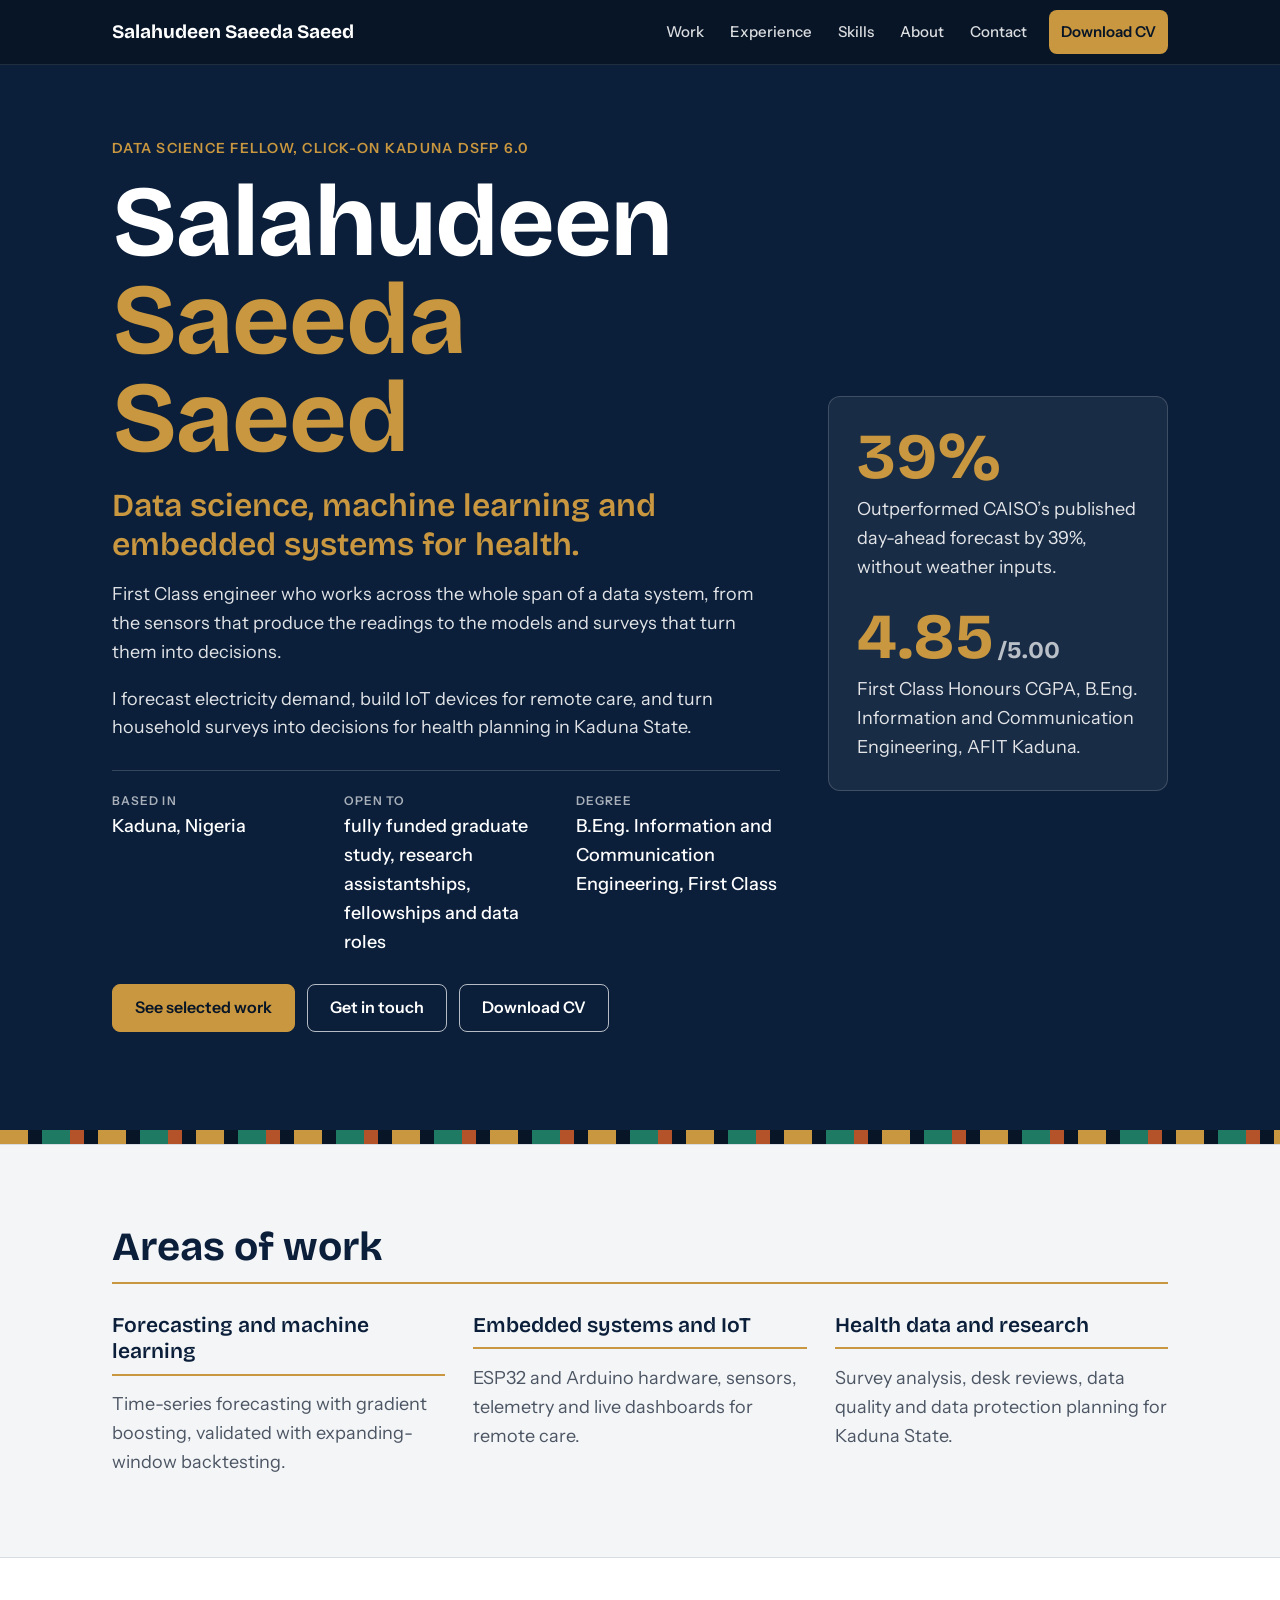
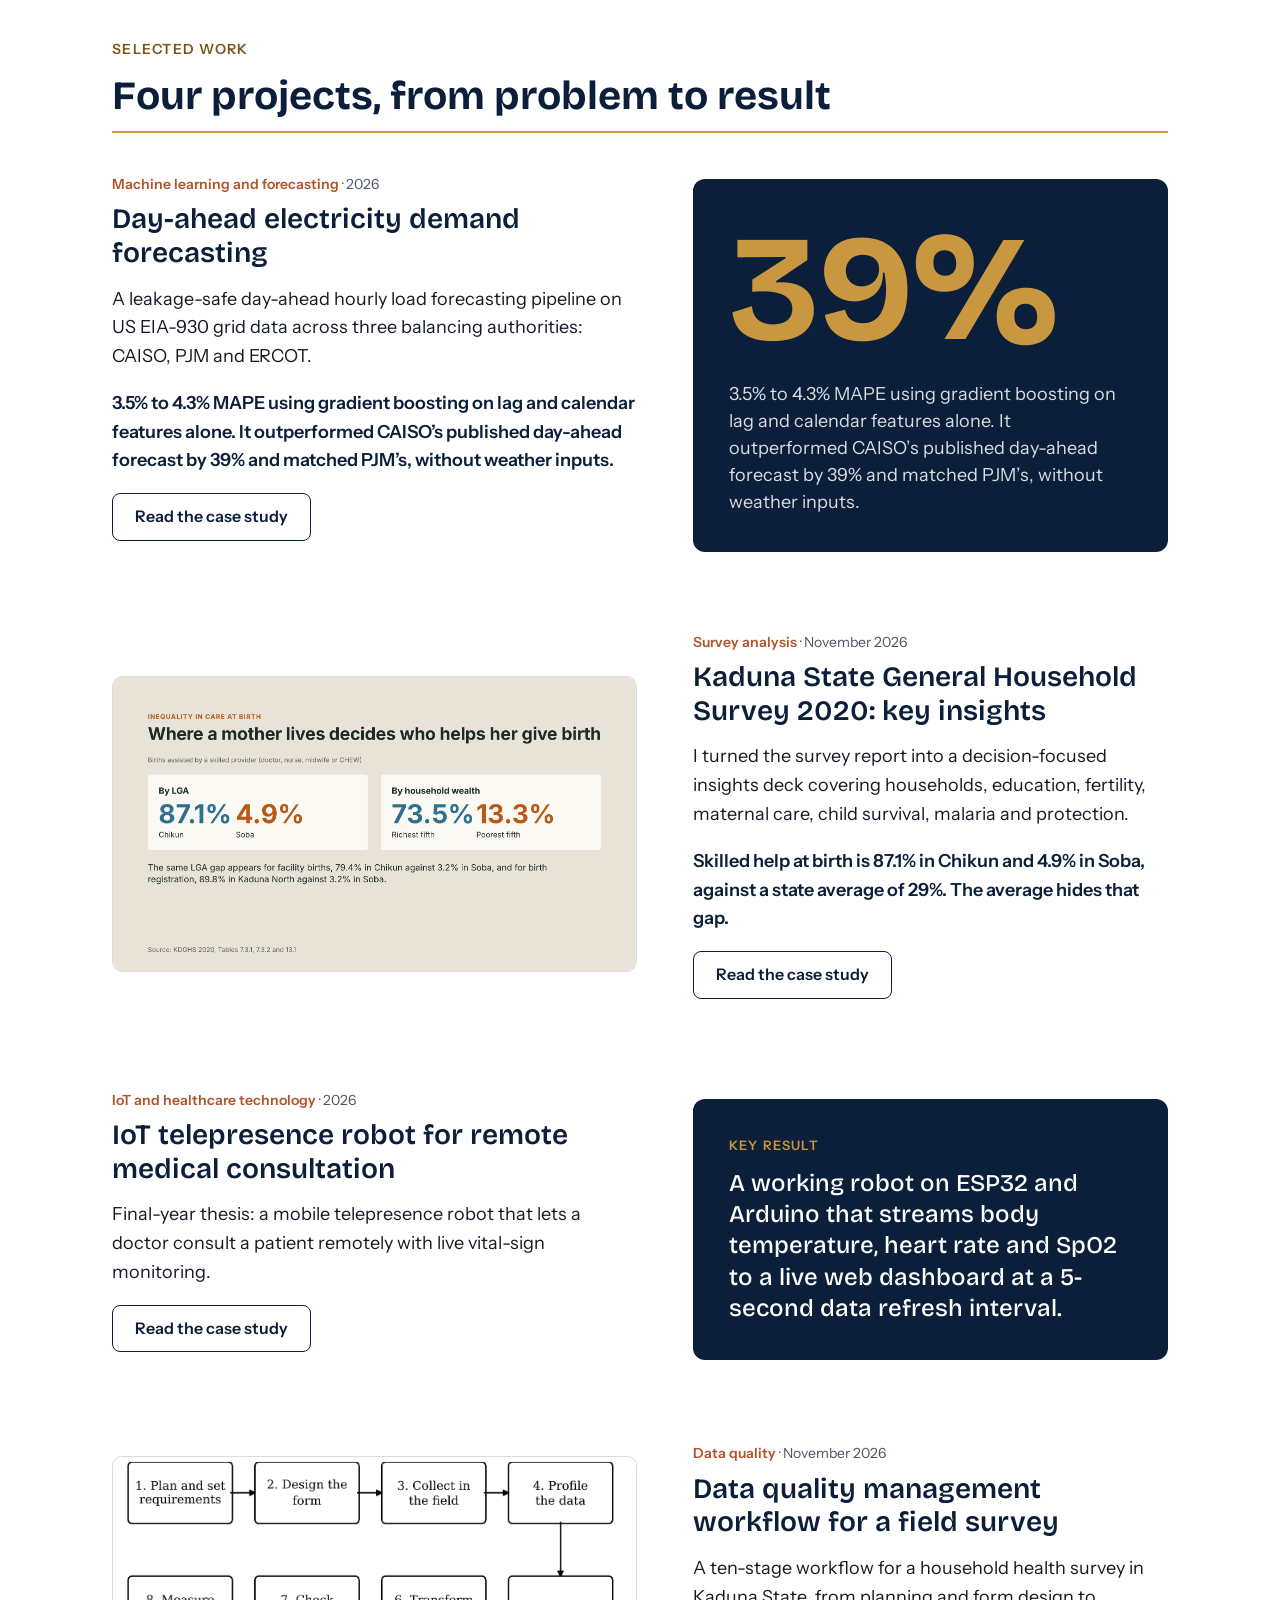
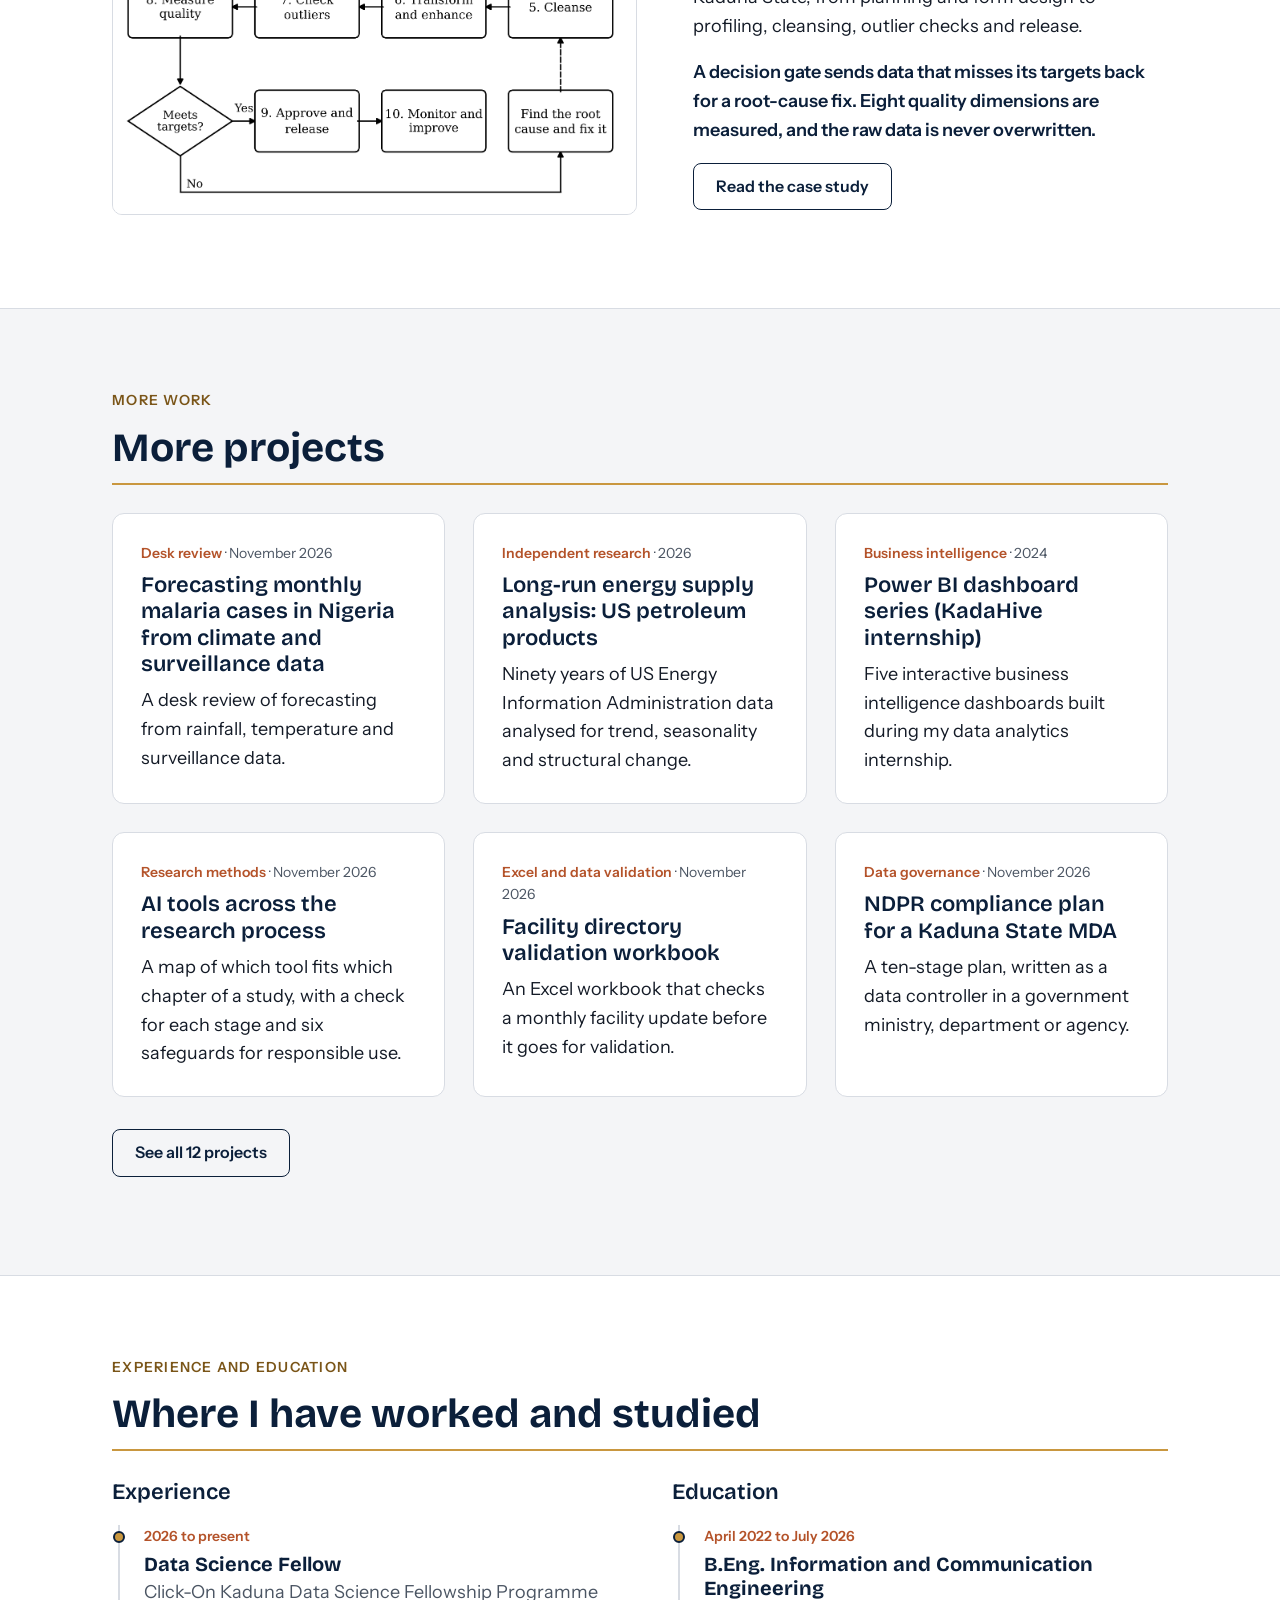
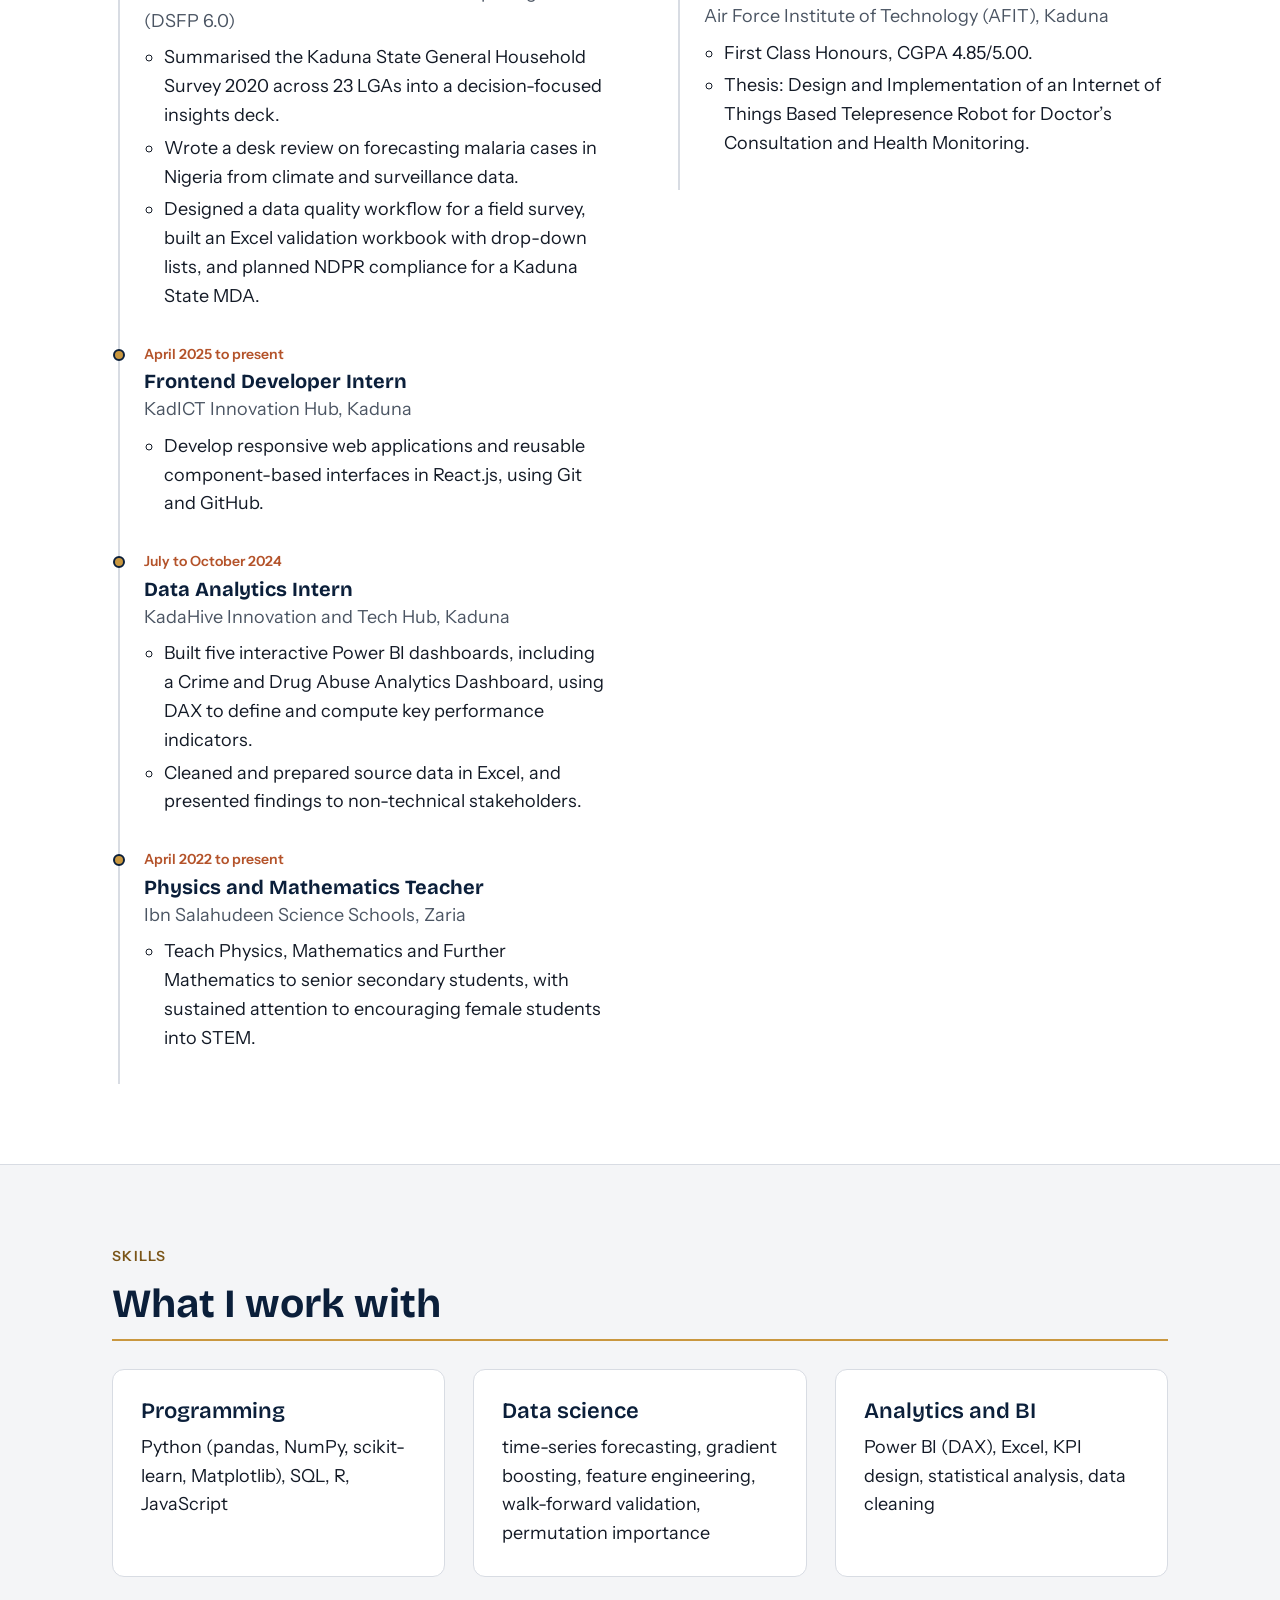
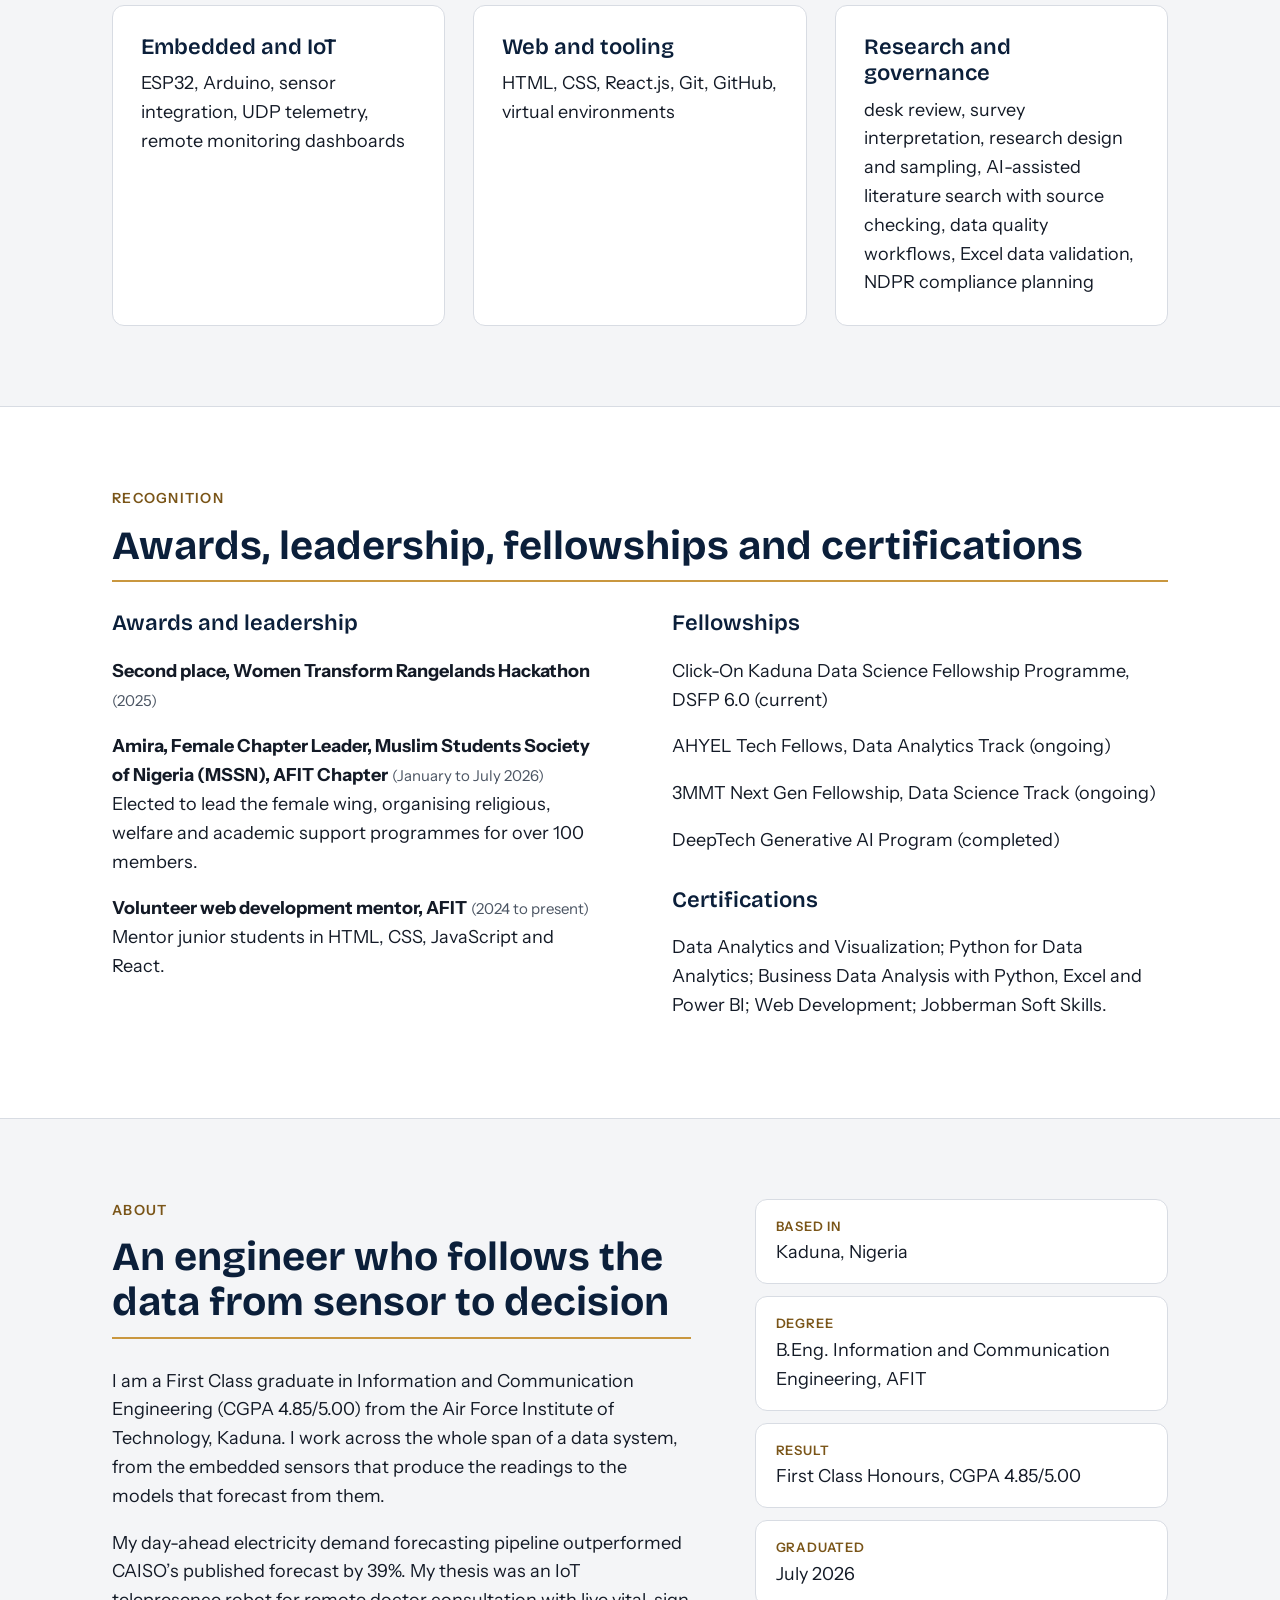
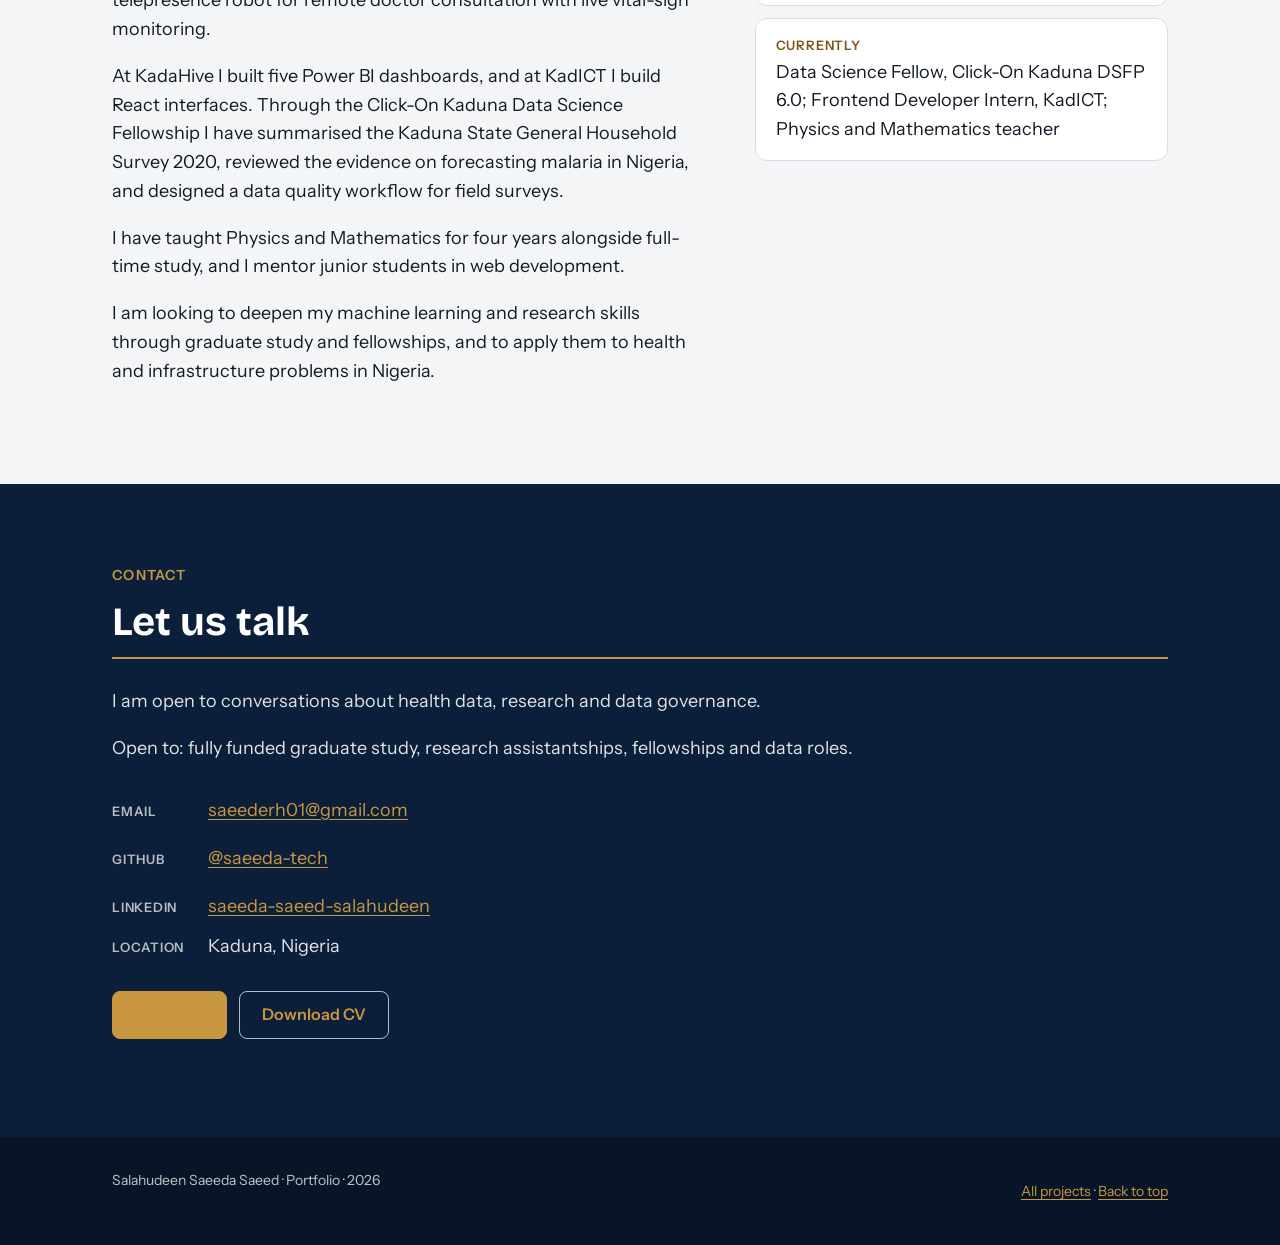
<file: index.html>
<!DOCTYPE html>
<html lang="en-GB">
<head>
<meta charset="utf-8">
<meta name="viewport" content="width=device-width, initial-scale=1">
<title>Salahudeen Saeeda Saeed | Data science, machine learning and embedded systems</title>
<meta name="description" content="Portfolio of Salahudeen Saeeda Saeed: day-ahead electricity demand forecasting, an IoT telepresence robot for remote medical consultation, and survey analysis for health planning in Kaduna State.">
<link rel="canonical" href="https://example.com/">
<meta property="og:type" content="website">
<meta property="og:title" content="Salahudeen Saeeda Saeed | Data science, machine learning and embedded systems">
<meta property="og:description" content="Portfolio of Salahudeen Saeeda Saeed: day-ahead electricity demand forecasting, an IoT telepresence robot for remote medical consultation, and survey analysis for health planning in Kaduna State.">
<meta property="og:url" content="https://example.com/">
<meta property="og:locale" content="en_GB">
<meta name="twitter:card" content="summary">
<meta name="twitter:title" content="Salahudeen Saeeda Saeed | Data science, machine learning and embedded systems">
<meta name="twitter:description" content="Portfolio of Salahudeen Saeeda Saeed: day-ahead electricity demand forecasting, an IoT telepresence robot for remote medical consultation, and survey analysis for health planning in Kaduna State.">
<meta name="theme-color" content="#F5F6F4">
<link rel="icon" href="favicon.svg" type="image/svg+xml">
<link rel="preload" href="assets/fonts/bricolage-grotesque-latin-wght-normal.woff2" as="font" type="font/woff2" crossorigin>
<link rel="preload" href="assets/fonts/instrument-sans-latin-wght-normal.woff2" as="font" type="font/woff2" crossorigin>
<link rel="stylesheet" href="css/styles.css">
</head>
<body>
<a class="skip-link" href="#main">Skip to content</a>
<header class="site-header">
  <div class="container header-inner">
    <a class="brand" href="index.html">Salahudeen Saeeda Saeed</a>
    <nav aria-label="Main"><ul>
      <li><a href="index.html#work">Work</a></li>
      <li><a href="index.html#experience">Experience</a></li>
      <li><a href="index.html#skills">Skills</a></li>
      <li><a href="index.html#about">About</a></li>
      <li><a href="index.html#contact">Contact</a></li>
      <li><a class="nav-cta" href="assets/cv.pdf" download>Download CV</a></li>
    </ul></nav>
  </div>
</header>
<main id="main">

<section class="hero" aria-labelledby="top-title">
  <div class="container hero-inner">
    <div class="hero-text">
      <p class="eyebrow">Data Science Fellow, Click-On Kaduna DSFP 6.0</p>
      <p class="hero-name"><span>Salahudeen</span> <span class="gold">Saeeda Saeed</span></p>
      <h1 id="top-title">Data science, machine learning and embedded systems for health.</h1>
      <p class="sub">First Class engineer who works across the whole span of a data system, from the sensors that produce the readings to the models and surveys that turn them into decisions.</p>
      <p>I forecast electricity demand, build IoT devices for remote care, and turn household surveys into decisions for health planning in Kaduna State.</p>
      <dl class="hero-facts">
        <div><dt>Based in</dt><dd>Kaduna, Nigeria</dd></div>
        <div><dt>Open to</dt><dd>fully funded graduate study, research assistantships, fellowships and data roles</dd></div>
        <div><dt>Degree</dt><dd>B.Eng. Information and Communication Engineering, First Class</dd></div>
      </dl>
      <p class="btn-row"><a class="btn btn-primary" href="#work">See selected work</a><a class="btn btn-secondary" href="#contact">Get in touch</a><a class="btn btn-secondary" href="assets/cv.pdf" download>Download CV</a></p>
    </div>
    <aside class="hero-stats" aria-label="Highlights">
      <p class="stat-num">39%</p>
      <p class="stat-text">Outperformed CAISO’s published day-ahead forecast by 39%, without weather inputs.</p>
      <p class="stat-num">4.85<span>/5.00</span></p>
      <p class="stat-text">First Class Honours CGPA, B.Eng. Information and Communication Engineering, AFIT Kaduna.</p>
    </aside>
  </div>
</section>
<div class="stripe" aria-hidden="true"></div>

<section class="band" aria-labelledby="focus-title">
  <div class="container">
    <h2 id="focus-title" class="sec-title">Areas of work</h2>
    <div class="cards three areas">
      <div class="area"><h3>Forecasting and machine learning</h3><p>Time-series forecasting with gradient boosting, validated with expanding-window backtesting.</p></div>
      <div class="area"><h3>Embedded systems and IoT</h3><p>ESP32 and Arduino hardware, sensors, telemetry and live dashboards for remote care.</p></div>
      <div class="area"><h3>Health data and research</h3><p>Survey analysis, desk reviews, data quality and data protection planning for Kaduna State.</p></div>
    </div>
  </div>
</section>

<section id="work" class="band alt" aria-labelledby="work-title">
  <div class="container">
    <p class="eyebrow">Selected work</p>
    <h2 id="work-title">Four projects, from problem to result</h2>
    <div class="feat-list">
<article class="feat feat-right">
  <div class="feat-text">
    <p class="meta"><span class="cat">Machine learning and forecasting</span> · 2026</p>
    <h3><a href="projects/electricity-demand-forecasting.html">Day-ahead electricity demand forecasting</a></h3>
    <p>A leakage-safe day-ahead hourly load forecasting pipeline on US EIA-930 grid data across three balancing authorities: CAISO, PJM and ERCOT.</p>
    <p class="feat-key">3.5% to 4.3% MAPE using gradient boosting on lag and calendar features alone. It outperformed CAISO’s published day-ahead forecast by 39% and matched PJM’s, without weather inputs.</p>
    <p><a class="btn btn-secondary" href="projects/electricity-demand-forecasting.html">Read the case study<span class="sr-only">: Day-ahead electricity demand forecasting</span></a></p>
  </div>
  <div class="feat-visual keyblock huge" role="img" aria-label="Key result: 39%"><p class="stat" aria-hidden="true">39%</p><p class="keytext">3.5% to 4.3% MAPE using gradient boosting on lag and calendar features alone. It outperformed CAISO’s published day-ahead forecast by 39% and matched PJM’s, without weather inputs.</p></div>
</article>
<article class="feat feat-left">
  <div class="feat-text">
    <p class="meta"><span class="cat">Survey analysis</span> · November 2026</p>
    <h3><a href="projects/kaduna-household-survey-2020.html">Kaduna State General Household Survey 2020: key insights</a></h3>
    <p>I turned the survey report into a decision-focused insights deck covering households, education, fertility, maternal care, child survival, malaria and protection.</p>
    <p class="feat-key">Skilled help at birth is 87.1% in Chikun and 4.9% in Soba, against a state average of 29%. The average hides that gap.</p>
    <p><a class="btn btn-secondary" href="projects/kaduna-household-survey-2020.html">Read the case study<span class="sr-only">: Kaduna State General Household Survey 2020: key insights</span></a></p>
  </div>
  <div class="feat-visual"><img class="feat-img" src="assets/images/lga-gap.png" alt="Slide showing skilled help at birth by LGA: 87.1% in Chikun and 4.9% in Soba, and by household wealth: 73.5% for the richest fifth and 13.3% for the poorest fifth." width="1921" height="1080" fetchpriority="high"></div>
</article>
<article class="feat feat-right">
  <div class="feat-text">
    <p class="meta"><span class="cat">IoT and healthcare technology</span> · 2026</p>
    <h3><a href="projects/iot-telepresence-robot.html">IoT telepresence robot for remote medical consultation</a></h3>
    <p>Final-year thesis: a mobile telepresence robot that lets a doctor consult a patient remotely with live vital-sign monitoring.</p>
    
    <p><a class="btn btn-secondary" href="projects/iot-telepresence-robot.html">Read the case study<span class="sr-only">: IoT telepresence robot for remote medical consultation</span></a></p>
  </div>
  <div class="feat-visual keyblock"><p class="keylabel">Key result</p><p class="keytext">A working robot on ESP32 and Arduino that streams body temperature, heart rate and SpO2 to a live web dashboard at a 5-second data refresh interval.</p></div>
</article>
<article class="feat feat-left">
  <div class="feat-text">
    <p class="meta"><span class="cat">Data quality</span> · November 2026</p>
    <h3><a href="projects/data-quality-workflow.html">Data quality management workflow for a field survey</a></h3>
    <p>A ten-stage workflow for a household health survey in Kaduna State, from planning and form design to profiling, cleansing, outlier checks and release.</p>
    <p class="feat-key">A decision gate sends data that misses its targets back for a root-cause fix. Eight quality dimensions are measured, and the raw data is never overwritten.</p>
    <p><a class="btn btn-secondary" href="projects/data-quality-workflow.html">Read the case study<span class="sr-only">: Data quality management workflow for a field survey</span></a></p>
  </div>
  <div class="feat-visual"><img class="feat-img" src="assets/images/dq-workflow.png" alt="Flowchart of a ten-stage data quality management workflow with a decision gate and a root-cause loop." width="1303" height="891" loading="lazy" decoding="async"></div>
</article>
    </div>
  </div>
</section>

<section id="more" class="band" aria-labelledby="more-title">
  <div class="container">
    <p class="eyebrow">More work</p>
    <h2 id="more-title">More projects</h2>
    <div class="cards three">
      <article class="card project-card">
        <p class="meta"><span class="cat">Desk review</span> · November 2026</p>
        <h3><a href="projects/malaria-forecasting-desk-review.html">Forecasting monthly malaria cases in Nigeria from climate and surveillance data</a></h3>
        <p>A desk review of forecasting from rainfall, temperature and surveillance data.</p>
      </article>
      <article class="card project-card">
        <p class="meta"><span class="cat">Independent research</span> · 2026</p>
        <h3><a href="projects/us-petroleum-supply-analysis.html">Long-run energy supply analysis: US petroleum products</a></h3>
        <p>Ninety years of US Energy Information Administration data analysed for trend, seasonality and structural change.</p>
      </article>
      <article class="card project-card">
        <p class="meta"><span class="cat">Business intelligence</span> · 2024</p>
        <h3><a href="projects/power-bi-dashboard-series.html">Power BI dashboard series (KadaHive internship)</a></h3>
        <p>Five interactive business intelligence dashboards built during my data analytics internship.</p>
      </article>
      <article class="card project-card">
        <p class="meta"><span class="cat">Research methods</span> · November 2026</p>
        <h3><a href="projects/ai-tools-research-process.html">AI tools across the research process</a></h3>
        <p>A map of which tool fits which chapter of a study, with a check for each stage and six safeguards for responsible use.</p>
      </article>
      <article class="card project-card">
        <p class="meta"><span class="cat">Excel and data validation</span> · November 2026</p>
        <h3><a href="projects/facility-directory-validation-workbook.html">Facility directory validation workbook</a></h3>
        <p>An Excel workbook that checks a monthly facility update before it goes for validation.</p>
      </article>
      <article class="card project-card">
        <p class="meta"><span class="cat">Data governance</span> · November 2026</p>
        <h3><a href="projects/ndpr-compliance-plan.html">NDPR compliance plan for a Kaduna State MDA</a></h3>
        <p>A ten-stage plan, written as a data controller in a government ministry, department or agency.</p>
      </article>
    </div>
    <p class="more-link"><a class="btn btn-secondary" href="projects.html">See all 12 projects</a></p>
  </div>
</section>

<section id="experience" class="band alt" aria-labelledby="exp-title">
  <div class="container">
    <p class="eyebrow">Experience and education</p>
    <h2 id="exp-title">Where I have worked and studied</h2>
    <div class="two-col">
      <div><h3 class="col-title">Experience</h3><ol class="timeline">
  <li>
    <p class="when">2026 to present</p>
    <h3>Data Science Fellow</h3>
    <p class="org">Click-On Kaduna Data Science Fellowship Programme (DSFP 6.0)</p>
    <ul><li>Summarised the Kaduna State General Household Survey 2020 across 23 LGAs into a decision-focused insights deck.</li><li>Wrote a desk review on forecasting malaria cases in Nigeria from climate and surveillance data.</li><li>Designed a data quality workflow for a field survey, built an Excel validation workbook with drop-down lists, and planned NDPR compliance for a Kaduna State MDA.</li></ul>
  </li>
  <li>
    <p class="when">April 2025 to present</p>
    <h3>Frontend Developer Intern</h3>
    <p class="org">KadICT Innovation Hub, Kaduna</p>
    <ul><li>Develop responsive web applications and reusable component-based interfaces in React.js, using Git and GitHub.</li></ul>
  </li>
  <li>
    <p class="when">July to October 2024</p>
    <h3>Data Analytics Intern</h3>
    <p class="org">KadaHive Innovation and Tech Hub, Kaduna</p>
    <ul><li>Built five interactive Power BI dashboards, including a Crime and Drug Abuse Analytics Dashboard, using DAX to define and compute key performance indicators.</li><li>Cleaned and prepared source data in Excel, and presented findings to non-technical stakeholders.</li></ul>
  </li>
  <li>
    <p class="when">April 2022 to present</p>
    <h3>Physics and Mathematics Teacher</h3>
    <p class="org">Ibn Salahudeen Science Schools, Zaria</p>
    <ul><li>Teach Physics, Mathematics and Further Mathematics to senior secondary students, with sustained attention to encouraging female students into STEM.</li></ul>
  </li>
</ol></div>
      <div><h3 class="col-title">Education</h3><ol class="timeline">
  <li>
    <p class="when">April 2022 to July 2026</p>
    <h3>B.Eng. Information and Communication Engineering</h3>
    <p class="org">Air Force Institute of Technology (AFIT), Kaduna</p>
    <ul><li>First Class Honours, CGPA 4.85/5.00.</li><li>Thesis: Design and Implementation of an Internet of Things Based Telepresence Robot for Doctor’s Consultation and Health Monitoring.</li></ul>
  </li>
</ol></div>
    </div>
  </div>
</section>

<section id="skills" class="band" aria-labelledby="skills-title">
  <div class="container">
    <p class="eyebrow">Skills</p>
    <h2 id="skills-title">What I work with</h2>
    <div class="cards three">
      <div class="card"><h3>Programming</h3><p>Python (pandas, NumPy, scikit-learn, Matplotlib), SQL, R, JavaScript</p></div>
      <div class="card"><h3>Data science</h3><p>time-series forecasting, gradient boosting, feature engineering, walk-forward validation, permutation importance</p></div>
      <div class="card"><h3>Analytics and BI</h3><p>Power BI (DAX), Excel, KPI design, statistical analysis, data cleaning</p></div>
      <div class="card"><h3>Embedded and IoT</h3><p>ESP32, Arduino, sensor integration, UDP telemetry, remote monitoring dashboards</p></div>
      <div class="card"><h3>Web and tooling</h3><p>HTML, CSS, React.js, Git, GitHub, virtual environments</p></div>
      <div class="card"><h3>Research and governance</h3><p>desk review, survey interpretation, research design and sampling, AI-assisted literature search with source checking, data quality workflows, Excel data validation, NDPR compliance planning</p></div>
    </div>
  </div>
</section>

<section id="awards" class="band alt" aria-labelledby="awards-title">
  <div class="container">
    <p class="eyebrow">Recognition</p>
    <h2 id="awards-title">Awards, leadership, fellowships and certifications</h2>
    <div class="two-col">
      <div>
        <h3 class="col-title">Awards and leadership</h3>
        <ul class="plain">
          <li><strong>Second place, Women Transform Rangelands Hackathon</strong> <span class="when-inline">(2025)</span></li>
          <li><strong>Amira, Female Chapter Leader, Muslim Students Society of Nigeria (MSSN), AFIT Chapter</strong> <span class="when-inline">(January to July 2026)</span><br>Elected to lead the female wing, organising religious, welfare and academic support programmes for over 100 members.</li>
          <li><strong>Volunteer web development mentor, AFIT</strong> <span class="when-inline">(2024 to present)</span><br>Mentor junior students in HTML, CSS, JavaScript and React.</li>
        </ul>
      </div>
      <div>
        <h3 class="col-title">Fellowships</h3>
        <ul class="plain"><li>Click-On Kaduna Data Science Fellowship Programme, DSFP 6.0 (current)</li><li>AHYEL Tech Fellows, Data Analytics Track (ongoing)</li><li>3MMT Next Gen Fellowship, Data Science Track (ongoing)</li><li>DeepTech Generative AI Program (completed)</li></ul>
        <h3 class="col-title">Certifications</h3>
        <p>Data Analytics and Visualization; Python for Data Analytics; Business Data Analysis with Python, Excel and Power BI; Web Development; Jobberman Soft Skills.</p>
      </div>
    </div>
  </div>
</section>

<section id="about" class="band" aria-labelledby="about-title">
  <div class="container two-col about">
    <div>
      <p class="eyebrow">About</p>
      <h2 id="about-title">An engineer who follows the data from sensor to decision</h2>
      <p>I am a First Class graduate in Information and Communication Engineering (CGPA 4.85/5.00) from the Air Force Institute of Technology, Kaduna. I work across the whole span of a data system, from the embedded sensors that produce the readings to the models that forecast from them.</p>
      <p>My day-ahead electricity demand forecasting pipeline outperformed CAISO’s published forecast by 39%. My thesis was an IoT telepresence robot for remote doctor consultation with live vital-sign monitoring.</p>
      <p>At KadaHive I built five Power BI dashboards, and at KadICT I build React interfaces. Through the Click-On Kaduna Data Science Fellowship I have summarised the Kaduna State General Household Survey 2020, reviewed the evidence on forecasting malaria in Nigeria, and designed a data quality workflow for field surveys.</p>
      <p>I have taught Physics and Mathematics for four years alongside full-time study, and I mentor junior students in web development.</p>
      <p>I am looking to deepen my machine learning and research skills through graduate study and fellowships, and to apply them to health and infrastructure problems in Nigeria.</p>
    </div>
    <dl class="facts">
      <div><dt>Based in</dt><dd>Kaduna, Nigeria</dd></div>
      <div><dt>Degree</dt><dd>B.Eng. Information and Communication Engineering, AFIT</dd></div>
      <div><dt>Result</dt><dd>First Class Honours, CGPA 4.85/5.00</dd></div>
      <div><dt>Graduated</dt><dd>July 2026</dd></div>
      <div><dt>Currently</dt><dd>Data Science Fellow, Click-On Kaduna DSFP 6.0; Frontend Developer Intern, KadICT; Physics and Mathematics teacher</dd></div>
    </dl>
  </div>
</section>

<section id="contact" class="band dark" aria-labelledby="contact-title">
  <div class="container">
    <p class="eyebrow">Contact</p>
    <h2 id="contact-title">Let us talk</h2>
    <p>I am open to conversations about health data, research and data governance.</p>
    <p>Open to: fully funded graduate study, research assistantships, fellowships and data roles.</p>
    <ul class="contact-list">
      <li><span>Email</span> <a href="mailto:saeederh01@gmail.com">saeederh01@gmail.com</a></li>
      <li><span>GitHub</span> <a href="https://github.com/saeeda-tech">@saeeda-tech</a></li>
      <li><span>LinkedIn</span> <a href="https://www.linkedin.com/in/saeeda-saeed-salahudeen">saeeda-saeed-salahudeen</a></li>
      <li><span>Location</span> Kaduna, Nigeria</li>
    </ul>
    <p class="btn-row"><a class="btn btn-primary" href="mailto:saeederh01@gmail.com">Email me</a><a class="btn btn-secondary" href="assets/cv.pdf" download>Download CV</a></p>
  </div>
</section>
</main>
<footer class="site-footer">
  <div class="container footer-inner">
    <p>Salahudeen Saeeda Saeed · Portfolio · 2026</p>
    <p><a href="projects.html">All projects</a> · <a href="#main">Back to top</a></p>
  </div>
</footer>
<script src="js/main.js" defer></script>
</body>
</html>
</file>
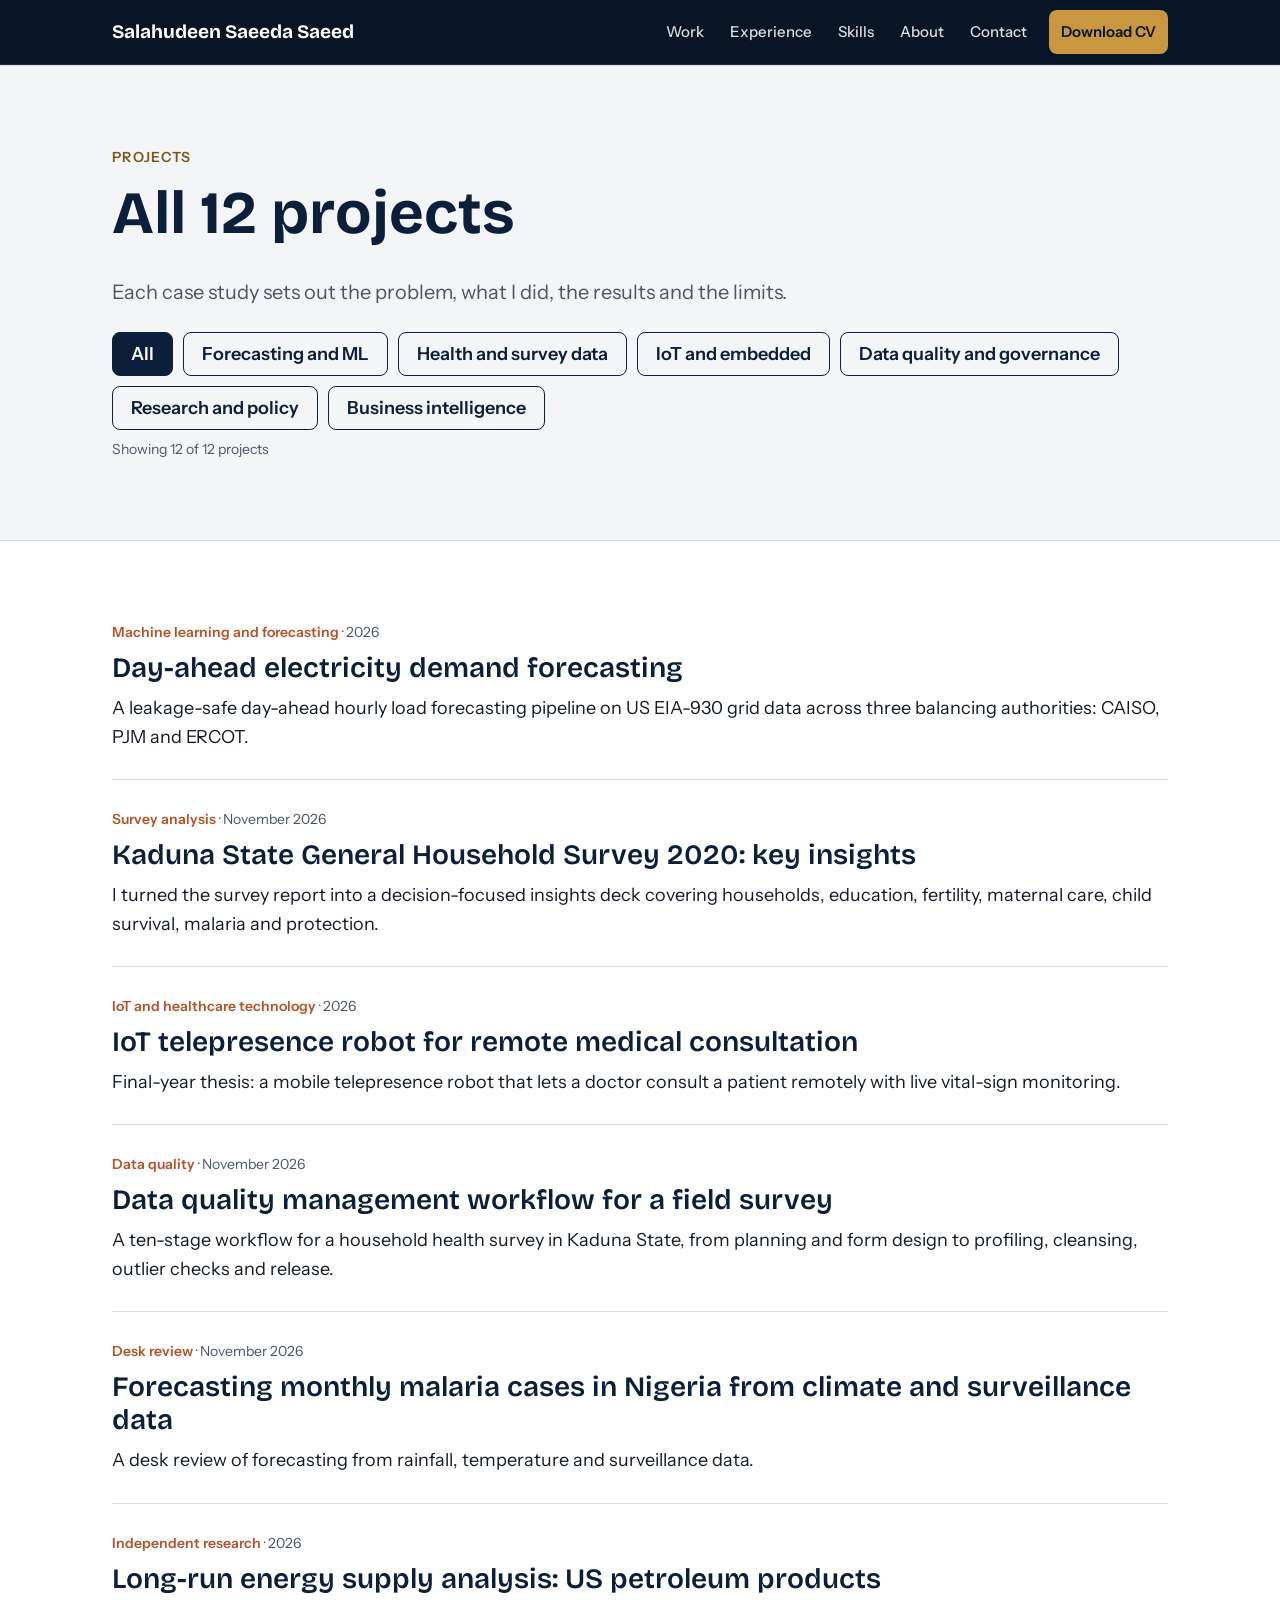
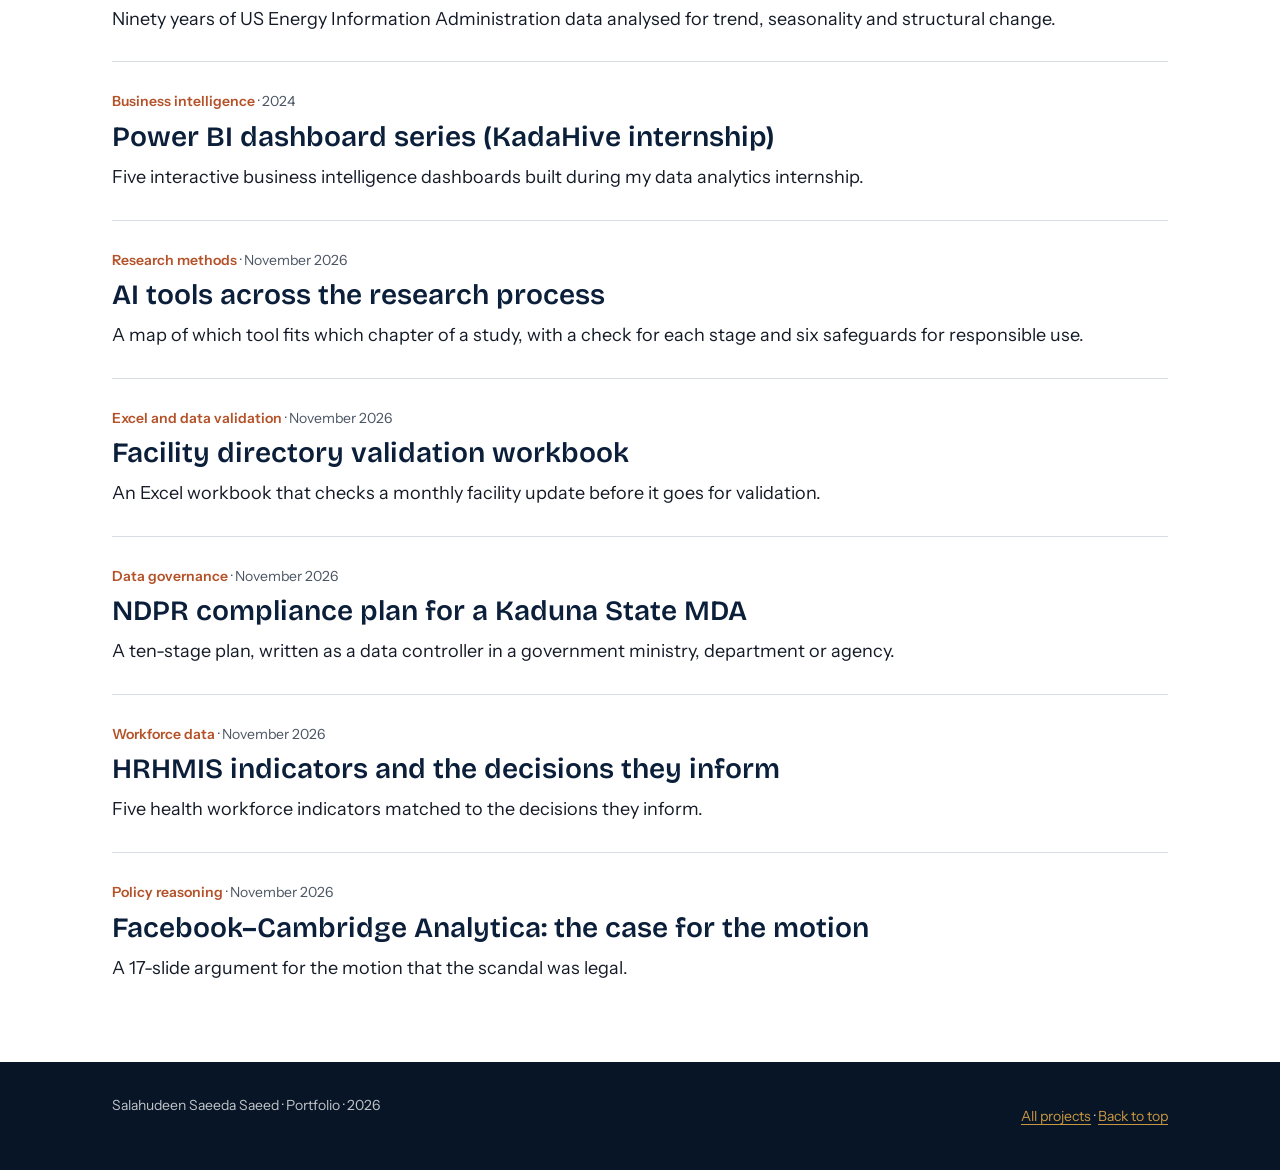
<file: projects.html>
<!DOCTYPE html>
<html lang="en-GB">
<head>
<meta charset="utf-8">
<meta name="viewport" content="width=device-width, initial-scale=1">
<title>Projects | Salahudeen Saeeda Saeed</title>
<meta name="description" content="All 12 projects by Salahudeen Saeeda Saeed: forecasting, survey analysis, IoT, data quality and governance, filtered by category.">
<link rel="canonical" href="https://example.com/projects.html">
<meta property="og:type" content="website">
<meta property="og:title" content="Projects | Salahudeen Saeeda Saeed">
<meta property="og:description" content="All 12 projects by Salahudeen Saeeda Saeed: forecasting, survey analysis, IoT, data quality and governance, filtered by category.">
<meta property="og:url" content="https://example.com/projects.html">
<meta property="og:locale" content="en_GB">
<meta name="twitter:card" content="summary">
<meta name="twitter:title" content="Projects | Salahudeen Saeeda Saeed">
<meta name="twitter:description" content="All 12 projects by Salahudeen Saeeda Saeed: forecasting, survey analysis, IoT, data quality and governance, filtered by category.">
<meta name="theme-color" content="#F5F6F4">
<link rel="icon" href="favicon.svg" type="image/svg+xml">
<link rel="preload" href="assets/fonts/bricolage-grotesque-latin-wght-normal.woff2" as="font" type="font/woff2" crossorigin>
<link rel="preload" href="assets/fonts/instrument-sans-latin-wght-normal.woff2" as="font" type="font/woff2" crossorigin>
<link rel="stylesheet" href="css/styles.css">
</head>
<body>
<a class="skip-link" href="#main">Skip to content</a>
<header class="site-header">
  <div class="container header-inner">
    <a class="brand" href="index.html">Salahudeen Saeeda Saeed</a>
    <nav aria-label="Main"><ul>
      <li><a href="index.html#work">Work</a></li>
      <li><a href="index.html#experience">Experience</a></li>
      <li><a href="index.html#skills">Skills</a></li>
      <li><a href="index.html#about">About</a></li>
      <li><a href="index.html#contact">Contact</a></li>
      <li><a class="nav-cta" href="assets/cv.pdf" download>Download CV</a></li>
    </ul></nav>
  </div>
</header>
<main id="main">

<section class="band page-head">
  <div class="container">
    <p class="eyebrow">Projects</p>
    <h1>All 12 projects</h1>
    <p class="sub">Each case study sets out the problem, what I did, the results and the limits.</p>
    <nav class="filters" aria-label="Filter projects by category"><ul>
      <li><a href="#all" data-filter="all" aria-current="true">All</a></li>
      <li><a href="#forecasting" data-filter="forecasting">Forecasting and ML</a></li>
      <li><a href="#health" data-filter="health">Health and survey data</a></li>
      <li><a href="#iot" data-filter="iot">IoT and embedded</a></li>
      <li><a href="#quality" data-filter="quality">Data quality and governance</a></li>
      <li><a href="#research" data-filter="research">Research and policy</a></li>
      <li><a href="#bi" data-filter="bi">Business intelligence</a></li>
    </ul></nav>
    <p class="count" id="count" aria-live="polite"></p>
  </div>
</section>
<section class="band alt">
  <div class="container">
    <ul class="project-list">
      <li class="project-row" data-group="forecasting">
        <p class="meta"><span class="cat">Machine learning and forecasting</span> · 2026</p>
        <h2 class="h3"><a href="projects/electricity-demand-forecasting.html">Day-ahead electricity demand forecasting</a></h2>
        <p>A leakage-safe day-ahead hourly load forecasting pipeline on US EIA-930 grid data across three balancing authorities: CAISO, PJM and ERCOT.</p>
      </li>
      <li class="project-row" data-group="health">
        <p class="meta"><span class="cat">Survey analysis</span> · November 2026</p>
        <h2 class="h3"><a href="projects/kaduna-household-survey-2020.html">Kaduna State General Household Survey 2020: key insights</a></h2>
        <p>I turned the survey report into a decision-focused insights deck covering households, education, fertility, maternal care, child survival, malaria and protection.</p>
      </li>
      <li class="project-row" data-group="iot">
        <p class="meta"><span class="cat">IoT and healthcare technology</span> · 2026</p>
        <h2 class="h3"><a href="projects/iot-telepresence-robot.html">IoT telepresence robot for remote medical consultation</a></h2>
        <p>Final-year thesis: a mobile telepresence robot that lets a doctor consult a patient remotely with live vital-sign monitoring.</p>
      </li>
      <li class="project-row" data-group="quality">
        <p class="meta"><span class="cat">Data quality</span> · November 2026</p>
        <h2 class="h3"><a href="projects/data-quality-workflow.html">Data quality management workflow for a field survey</a></h2>
        <p>A ten-stage workflow for a household health survey in Kaduna State, from planning and form design to profiling, cleansing, outlier checks and release.</p>
      </li>
      <li class="project-row" data-group="health">
        <p class="meta"><span class="cat">Desk review</span> · November 2026</p>
        <h2 class="h3"><a href="projects/malaria-forecasting-desk-review.html">Forecasting monthly malaria cases in Nigeria from climate and surveillance data</a></h2>
        <p>A desk review of forecasting from rainfall, temperature and surveillance data.</p>
      </li>
      <li class="project-row" data-group="forecasting">
        <p class="meta"><span class="cat">Independent research</span> · 2026</p>
        <h2 class="h3"><a href="projects/us-petroleum-supply-analysis.html">Long-run energy supply analysis: US petroleum products</a></h2>
        <p>Ninety years of US Energy Information Administration data analysed for trend, seasonality and structural change.</p>
      </li>
      <li class="project-row" data-group="bi">
        <p class="meta"><span class="cat">Business intelligence</span> · 2024</p>
        <h2 class="h3"><a href="projects/power-bi-dashboard-series.html">Power BI dashboard series (KadaHive internship)</a></h2>
        <p>Five interactive business intelligence dashboards built during my data analytics internship.</p>
      </li>
      <li class="project-row" data-group="research">
        <p class="meta"><span class="cat">Research methods</span> · November 2026</p>
        <h2 class="h3"><a href="projects/ai-tools-research-process.html">AI tools across the research process</a></h2>
        <p>A map of which tool fits which chapter of a study, with a check for each stage and six safeguards for responsible use.</p>
      </li>
      <li class="project-row" data-group="quality">
        <p class="meta"><span class="cat">Excel and data validation</span> · November 2026</p>
        <h2 class="h3"><a href="projects/facility-directory-validation-workbook.html">Facility directory validation workbook</a></h2>
        <p>An Excel workbook that checks a monthly facility update before it goes for validation.</p>
      </li>
      <li class="project-row" data-group="quality">
        <p class="meta"><span class="cat">Data governance</span> · November 2026</p>
        <h2 class="h3"><a href="projects/ndpr-compliance-plan.html">NDPR compliance plan for a Kaduna State MDA</a></h2>
        <p>A ten-stage plan, written as a data controller in a government ministry, department or agency.</p>
      </li>
      <li class="project-row" data-group="health">
        <p class="meta"><span class="cat">Workforce data</span> · November 2026</p>
        <h2 class="h3"><a href="projects/hrhmis-indicators.html">HRHMIS indicators and the decisions they inform</a></h2>
        <p>Five health workforce indicators matched to the decisions they inform.</p>
      </li>
      <li class="project-row" data-group="research">
        <p class="meta"><span class="cat">Policy reasoning</span> · November 2026</p>
        <h2 class="h3"><a href="projects/facebook-cambridge-analytica-debate.html">Facebook–Cambridge Analytica: the case for the motion</a></h2>
        <p>A 17-slide argument for the motion that the scandal was legal.</p>
      </li>
    </ul>
  </div>
</section>
</main>
<footer class="site-footer">
  <div class="container footer-inner">
    <p>Salahudeen Saeeda Saeed · Portfolio · 2026</p>
    <p><a href="projects.html">All projects</a> · <a href="#main">Back to top</a></p>
  </div>
</footer>
<script src="js/main.js" defer></script>
</body>
</html>
</file>
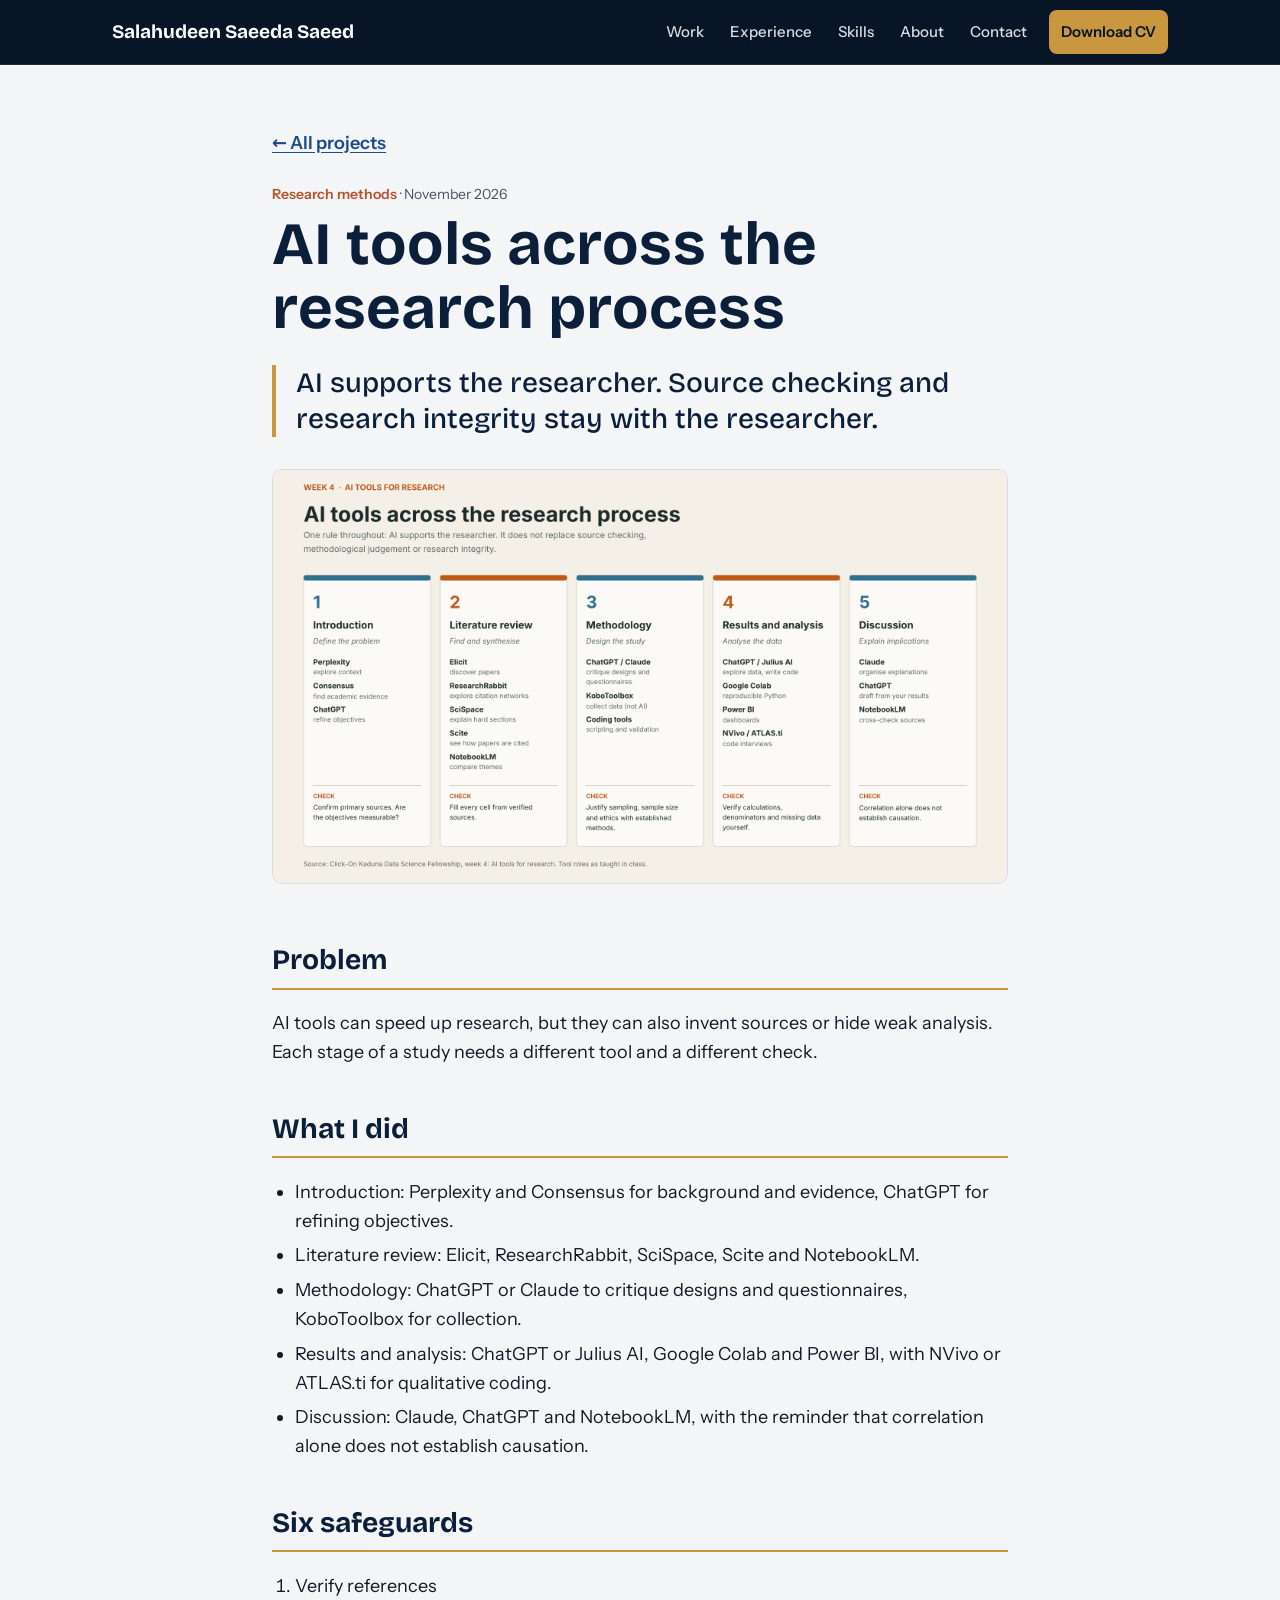
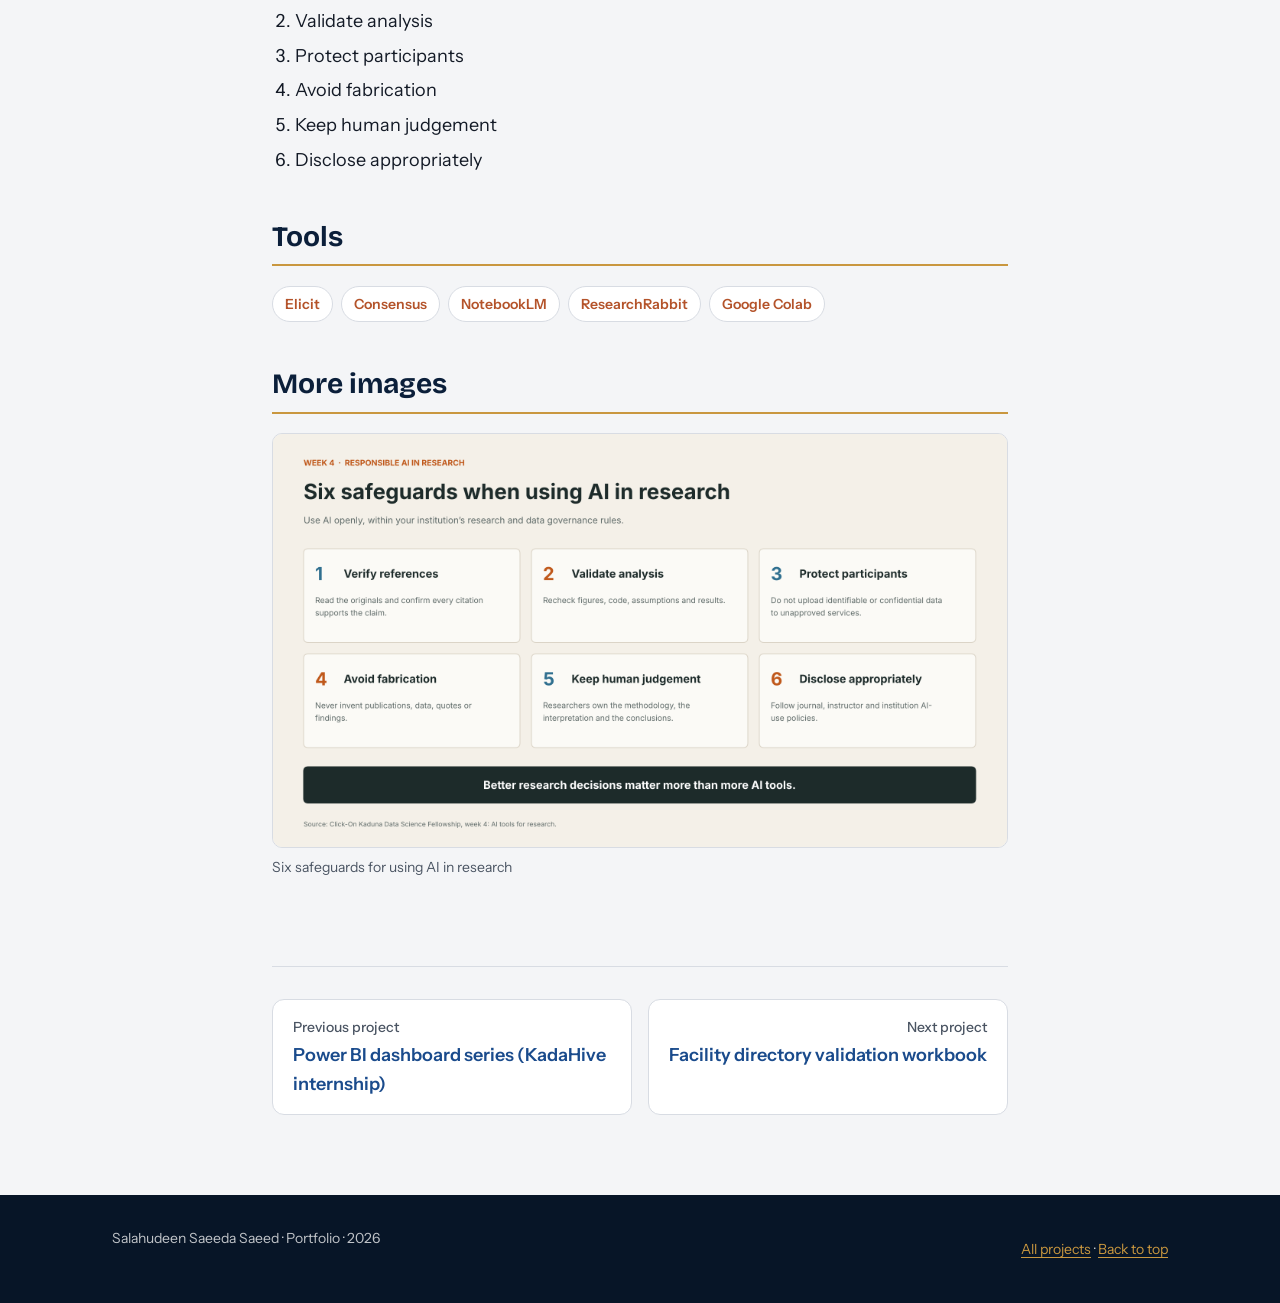
<file: projects/ai-tools-research-process.html>
<!DOCTYPE html>
<html lang="en-GB">
<head>
<meta charset="utf-8">
<meta name="viewport" content="width=device-width, initial-scale=1">
<title>AI tools across the research process | Salahudeen Saeeda Saeed</title>
<meta name="description" content="A map of which tool fits which chapter of a study, with a check for each stage and six safeguards for responsible use.">
<link rel="canonical" href="https://example.com/projects/ai-tools-research-process.html">
<meta property="og:type" content="website">
<meta property="og:title" content="AI tools across the research process | Salahudeen Saeeda Saeed">
<meta property="og:description" content="A map of which tool fits which chapter of a study, with a check for each stage and six safeguards for responsible use.">
<meta property="og:url" content="https://example.com/projects/ai-tools-research-process.html">
<meta property="og:locale" content="en_GB">
<meta name="twitter:card" content="summary">
<meta name="twitter:title" content="AI tools across the research process | Salahudeen Saeeda Saeed">
<meta name="twitter:description" content="A map of which tool fits which chapter of a study, with a check for each stage and six safeguards for responsible use.">
<meta name="theme-color" content="#F5F6F4">
<link rel="icon" href="../favicon.svg" type="image/svg+xml">
<link rel="preload" href="../assets/fonts/bricolage-grotesque-latin-wght-normal.woff2" as="font" type="font/woff2" crossorigin>
<link rel="preload" href="../assets/fonts/instrument-sans-latin-wght-normal.woff2" as="font" type="font/woff2" crossorigin>
<link rel="stylesheet" href="../css/styles.css">
</head>
<body>
<a class="skip-link" href="#main">Skip to content</a>
<header class="site-header">
  <div class="container header-inner">
    <a class="brand" href="../index.html">Salahudeen Saeeda Saeed</a>
    <nav aria-label="Main"><ul>
      <li><a href="../index.html#work">Work</a></li>
      <li><a href="../index.html#experience">Experience</a></li>
      <li><a href="../index.html#skills">Skills</a></li>
      <li><a href="../index.html#about">About</a></li>
      <li><a href="../index.html#contact">Contact</a></li>
      <li><a class="nav-cta" href="../assets/cv.pdf" download>Download CV</a></li>
    </ul></nav>
  </div>
</header>
<main id="main">

<article class="container narrow case">
  <p><a class="back" href="../projects.html">← All projects</a></p>
  <p class="meta"><span class="cat">Research methods</span> · November 2026</p>
  <h1>AI tools across the research process</h1>
  <p class="key-result">AI supports the researcher. Source checking and research integrity stay with the researcher.</p>
  <figure><img src="../assets/images/ai-tools-process.png" alt="Infographic listing AI tools for each of the five research chapters, with a check for each." width="1920" height="1080" fetchpriority="high"></figure>
  <section class="case-sec"><h2>Problem</h2><p>AI tools can speed up research, but they can also invent sources or hide weak analysis. Each stage of a study needs a different tool and a different check.</p></section>
  <section class="case-sec"><h2>What I did</h2><ul><li>Introduction: Perplexity and Consensus for background and evidence, ChatGPT for refining objectives.</li><li>Literature review: Elicit, ResearchRabbit, SciSpace, Scite and NotebookLM.</li><li>Methodology: ChatGPT or Claude to critique designs and questionnaires, KoboToolbox for collection.</li><li>Results and analysis: ChatGPT or Julius AI, Google Colab and Power BI, with NVivo or ATLAS.ti for qualitative coding.</li><li>Discussion: Claude, ChatGPT and NotebookLM, with the reminder that correlation alone does not establish causation.</li></ul></section>
  
  
  
  
  <section class="case-sec"><h2>Six safeguards</h2><ol><li>Verify references</li><li>Validate analysis</li><li>Protect participants</li><li>Avoid fabrication</li><li>Keep human judgement</li><li>Disclose appropriately</li></ol></section>
  <section class="case-sec"><h2>Tools</h2><ul class="tags"><li>Elicit</li><li>Consensus</li><li>NotebookLM</li><li>ResearchRabbit</li><li>Google Colab</li></ul></section>
  <section class="case-sec"><h2>More images</h2><div class="gallery"><figure><img src="../assets/images/ai-safeguards.png" alt="Six safeguards for using AI in research: verify references, validate analysis, protect participants, avoid fabrication, keep human judgement and disclose appropriately." width="1920" height="1080" loading="lazy" decoding="async"><figcaption>Six safeguards for using AI in research</figcaption></figure></div></section>

  <nav class="prevnext" aria-label="Other projects">
    <a class="prev" href="power-bi-dashboard-series.html"><span>Previous project</span>Power BI dashboard series (KadaHive internship)</a>
    <a class="next" href="facility-directory-validation-workbook.html"><span>Next project</span>Facility directory validation workbook</a>
  </nav>
</article>
</main>
<footer class="site-footer">
  <div class="container footer-inner">
    <p>Salahudeen Saeeda Saeed · Portfolio · 2026</p>
    <p><a href="../projects.html">All projects</a> · <a href="#main">Back to top</a></p>
  </div>
</footer>
<script src="../js/main.js" defer></script>
</body>
</html>
</file>
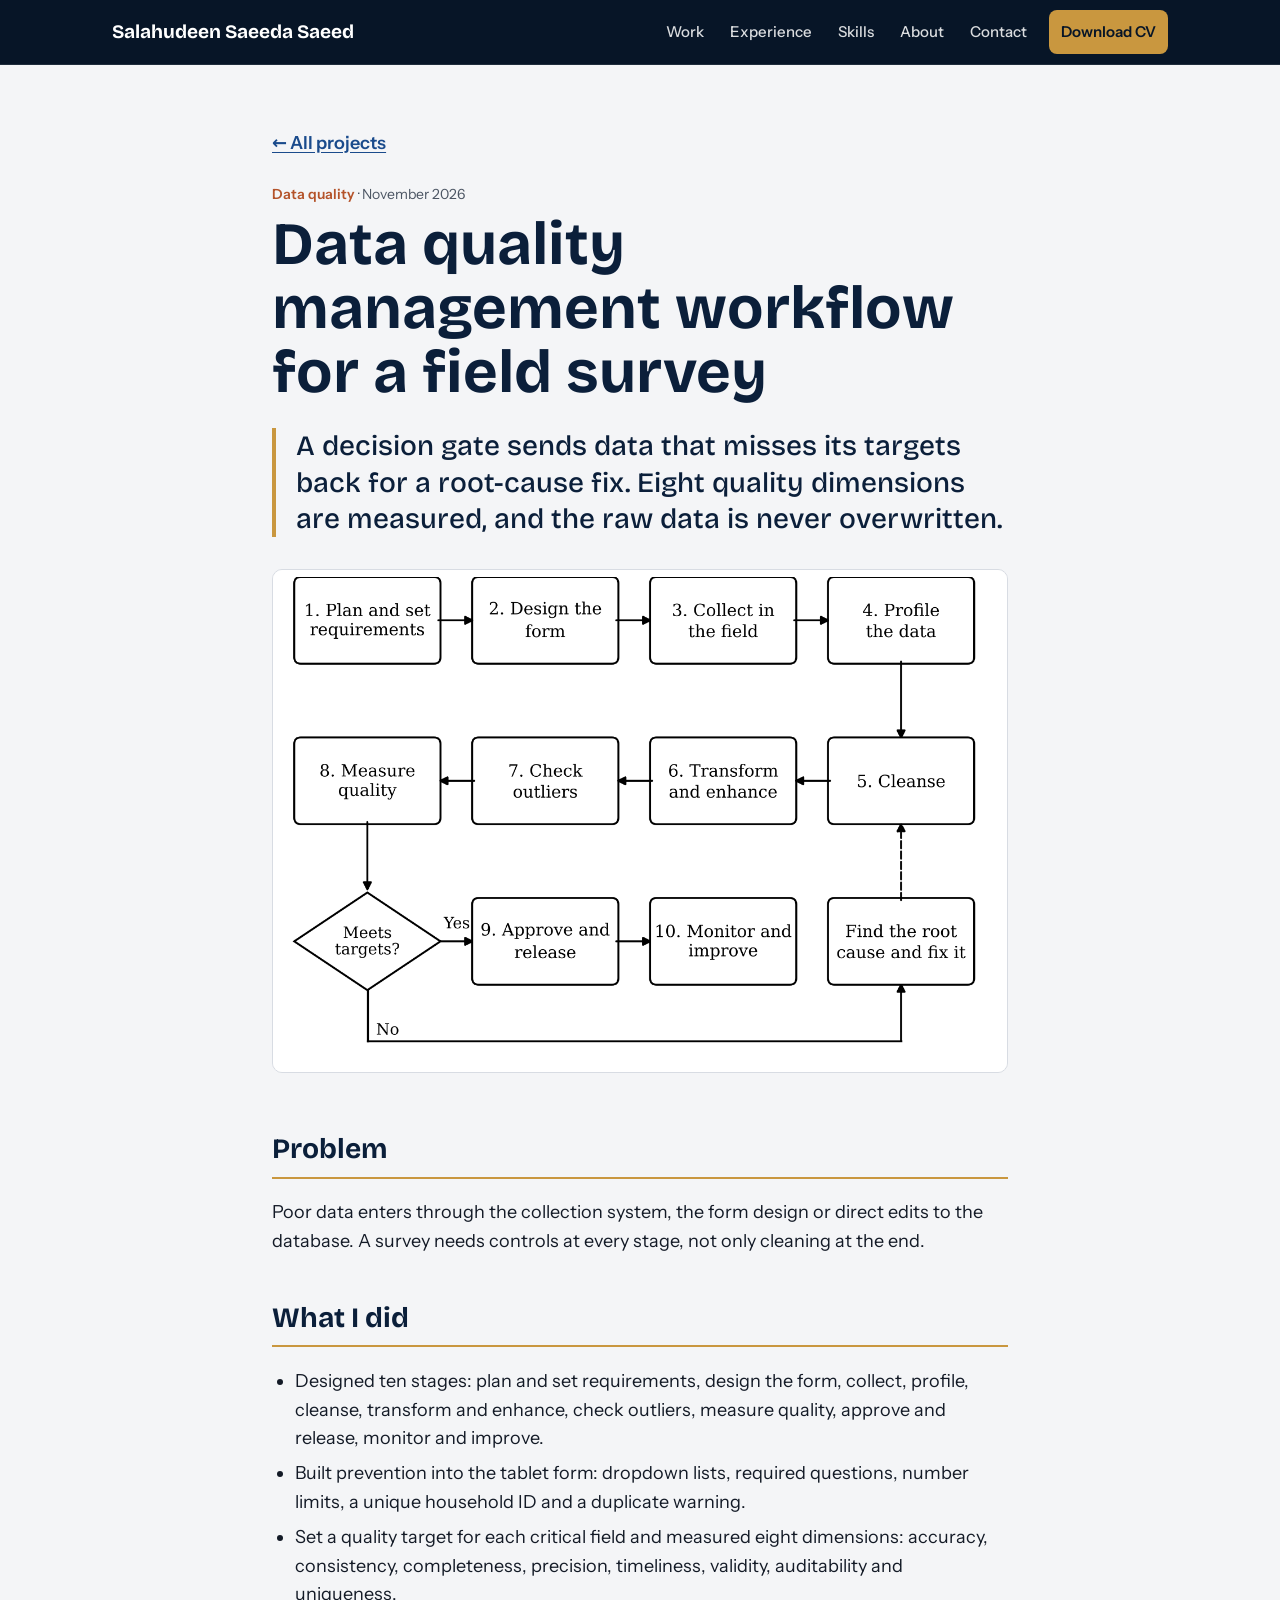
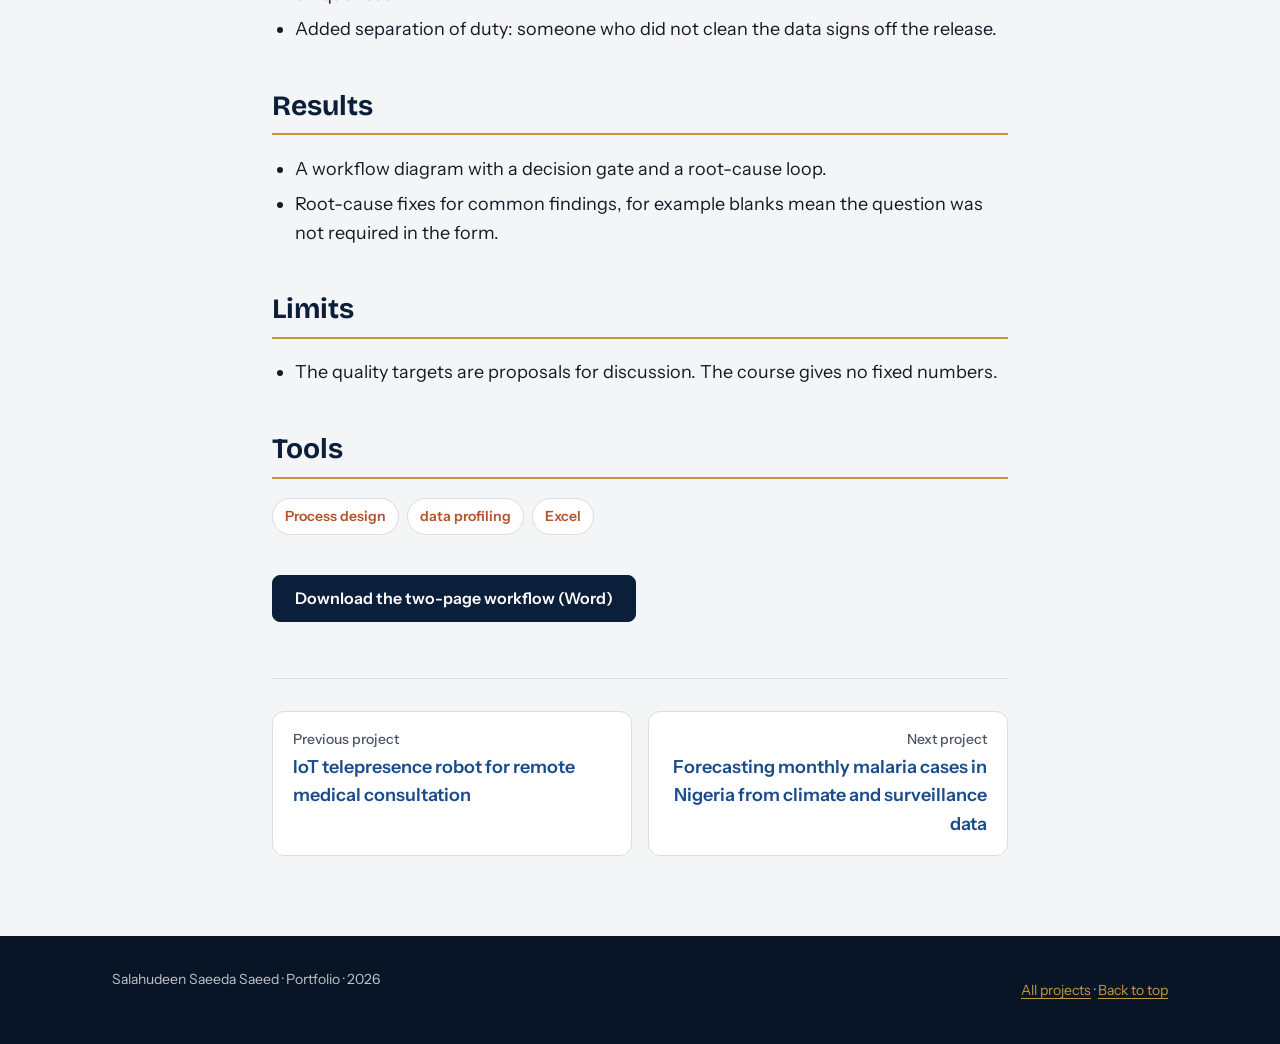
<file: projects/data-quality-workflow.html>
<!DOCTYPE html>
<html lang="en-GB">
<head>
<meta charset="utf-8">
<meta name="viewport" content="width=device-width, initial-scale=1">
<title>Data quality management workflow for a field survey | Salahudeen Saeeda Saeed</title>
<meta name="description" content="A ten-stage workflow for a household health survey in Kaduna State, from planning and form design to profiling, cleansing, outlier checks and release.">
<link rel="canonical" href="https://example.com/projects/data-quality-workflow.html">
<meta property="og:type" content="website">
<meta property="og:title" content="Data quality management workflow for a field survey | Salahudeen Saeeda Saeed">
<meta property="og:description" content="A ten-stage workflow for a household health survey in Kaduna State, from planning and form design to profiling, cleansing, outlier checks and release.">
<meta property="og:url" content="https://example.com/projects/data-quality-workflow.html">
<meta property="og:locale" content="en_GB">
<meta name="twitter:card" content="summary">
<meta name="twitter:title" content="Data quality management workflow for a field survey | Salahudeen Saeeda Saeed">
<meta name="twitter:description" content="A ten-stage workflow for a household health survey in Kaduna State, from planning and form design to profiling, cleansing, outlier checks and release.">
<meta name="theme-color" content="#F5F6F4">
<link rel="icon" href="../favicon.svg" type="image/svg+xml">
<link rel="preload" href="../assets/fonts/bricolage-grotesque-latin-wght-normal.woff2" as="font" type="font/woff2" crossorigin>
<link rel="preload" href="../assets/fonts/instrument-sans-latin-wght-normal.woff2" as="font" type="font/woff2" crossorigin>
<link rel="stylesheet" href="../css/styles.css">
</head>
<body>
<a class="skip-link" href="#main">Skip to content</a>
<header class="site-header">
  <div class="container header-inner">
    <a class="brand" href="../index.html">Salahudeen Saeeda Saeed</a>
    <nav aria-label="Main"><ul>
      <li><a href="../index.html#work">Work</a></li>
      <li><a href="../index.html#experience">Experience</a></li>
      <li><a href="../index.html#skills">Skills</a></li>
      <li><a href="../index.html#about">About</a></li>
      <li><a href="../index.html#contact">Contact</a></li>
      <li><a class="nav-cta" href="../assets/cv.pdf" download>Download CV</a></li>
    </ul></nav>
  </div>
</header>
<main id="main">

<article class="container narrow case">
  <p><a class="back" href="../projects.html">← All projects</a></p>
  <p class="meta"><span class="cat">Data quality</span> · November 2026</p>
  <h1>Data quality management workflow for a field survey</h1>
  <p class="key-result">A decision gate sends data that misses its targets back for a root-cause fix. Eight quality dimensions are measured, and the raw data is never overwritten.</p>
  <figure><img src="../assets/images/dq-workflow.png" alt="Flowchart of a ten-stage data quality management workflow with a decision gate and a root-cause loop." width="1303" height="891" fetchpriority="high"></figure>
  <section class="case-sec"><h2>Problem</h2><p>Poor data enters through the collection system, the form design or direct edits to the database. A survey needs controls at every stage, not only cleaning at the end.</p></section>
  <section class="case-sec"><h2>What I did</h2><ul><li>Designed ten stages: plan and set requirements, design the form, collect, profile, cleanse, transform and enhance, check outliers, measure quality, approve and release, monitor and improve.</li><li>Built prevention into the tablet form: dropdown lists, required questions, number limits, a unique household ID and a duplicate warning.</li><li>Set a quality target for each critical field and measured eight dimensions: accuracy, consistency, completeness, precision, timeliness, validity, auditability and uniqueness.</li><li>Added separation of duty: someone who did not clean the data signs off the release.</li></ul></section>
  
  <section class="case-sec"><h2>Results</h2><ul><li>A workflow diagram with a decision gate and a root-cause loop.</li><li>Root-cause fixes for common findings, for example blanks mean the question was not required in the form.</li></ul></section>
  <section class="case-sec"><h2>Limits</h2><ul><li>The quality targets are proposals for discussion. The course gives no fixed numbers.</li></ul></section>
  
  
  <section class="case-sec"><h2>Tools</h2><ul class="tags"><li>Process design</li><li>data profiling</li><li>Excel</li></ul></section>

  <p class="case-btn"><a class="btn btn-primary" href="../assets/documents/data-quality-workflow.docx" download>Download the two-page workflow (Word)</a></p>
  <nav class="prevnext" aria-label="Other projects">
    <a class="prev" href="iot-telepresence-robot.html"><span>Previous project</span>IoT telepresence robot for remote medical consultation</a>
    <a class="next" href="malaria-forecasting-desk-review.html"><span>Next project</span>Forecasting monthly malaria cases in Nigeria from climate and surveillance data</a>
  </nav>
</article>
</main>
<footer class="site-footer">
  <div class="container footer-inner">
    <p>Salahudeen Saeeda Saeed · Portfolio · 2026</p>
    <p><a href="../projects.html">All projects</a> · <a href="#main">Back to top</a></p>
  </div>
</footer>
<script src="../js/main.js" defer></script>
</body>
</html>
</file>
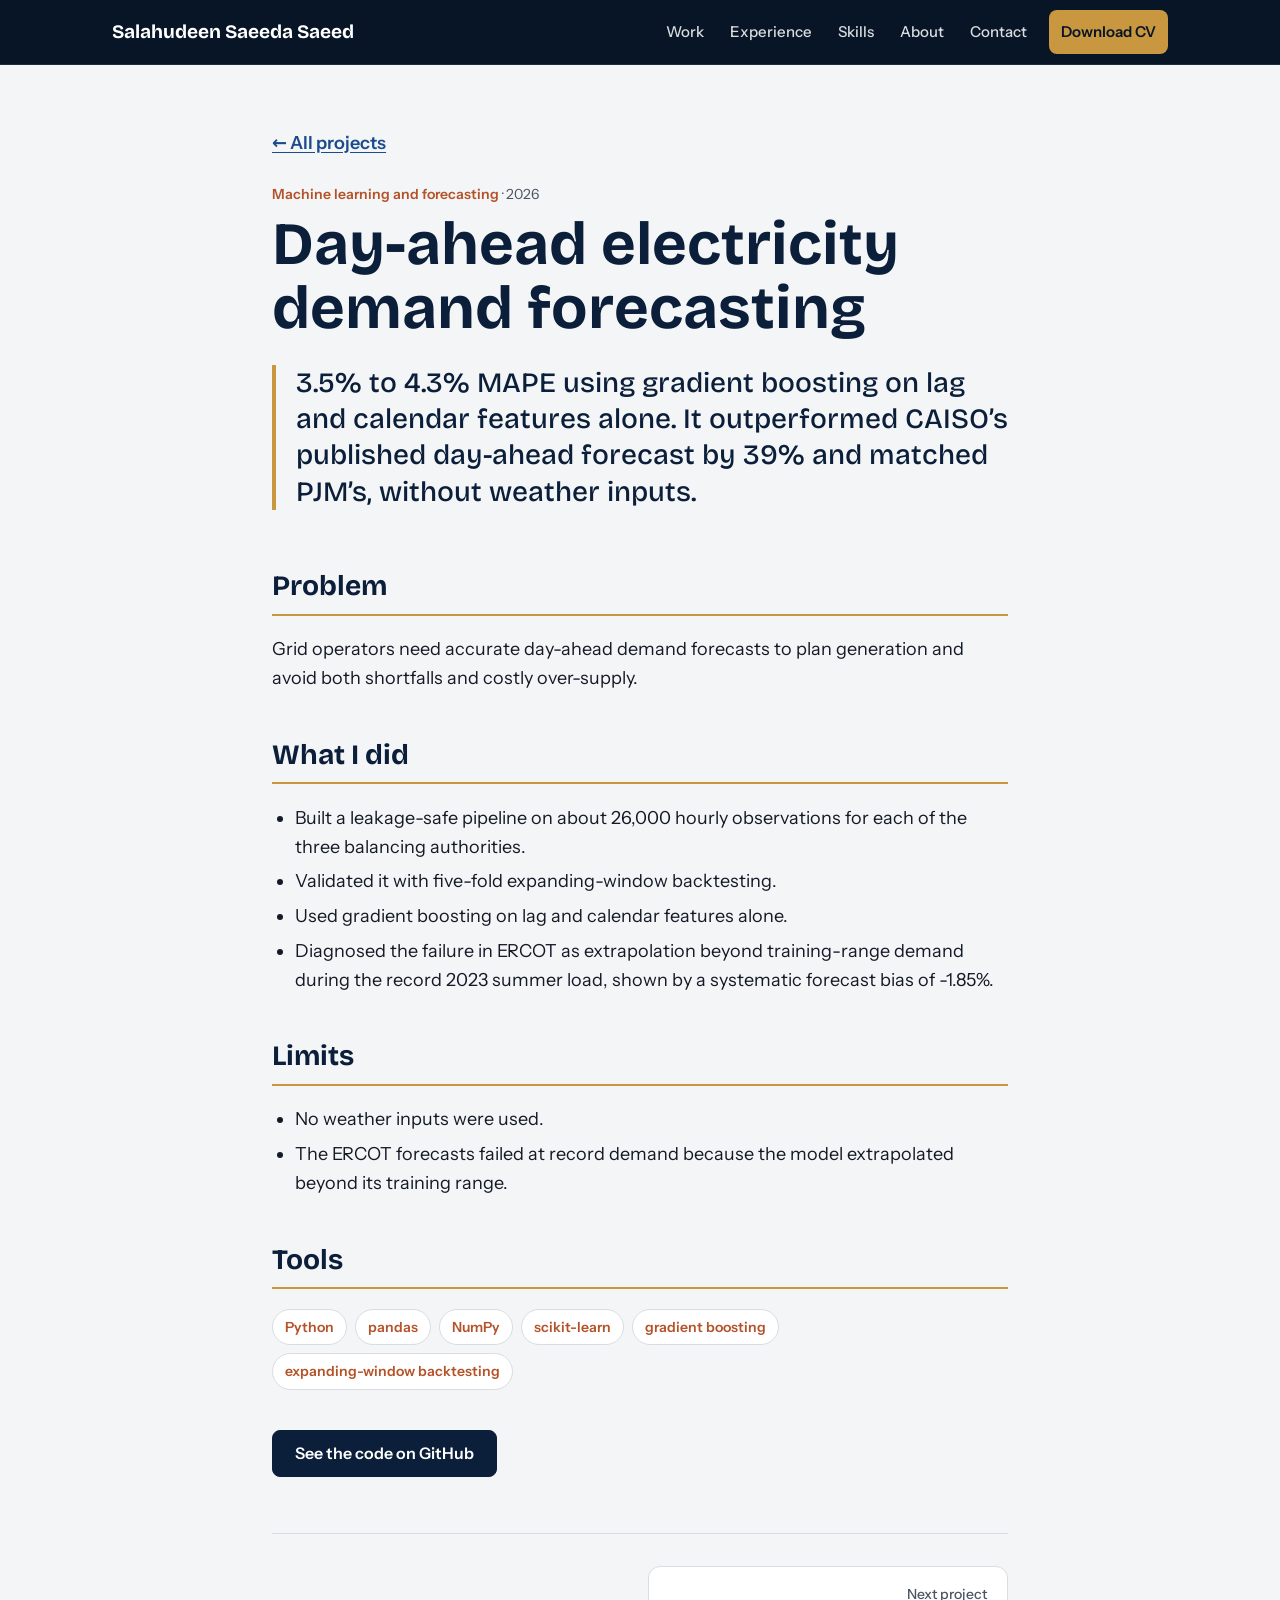
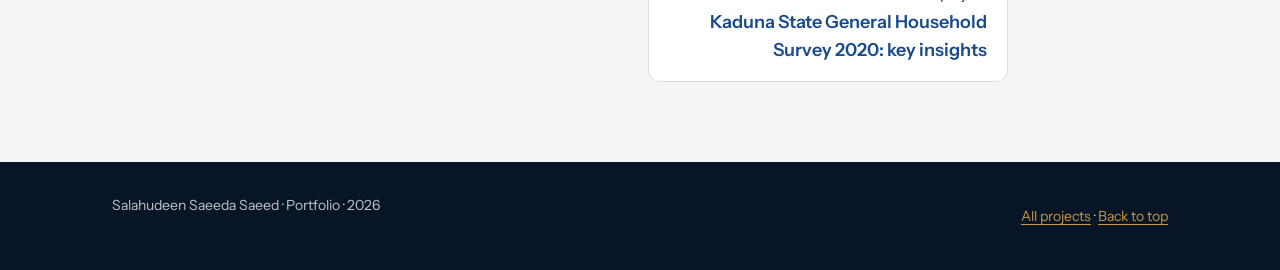
<file: projects/electricity-demand-forecasting.html>
<!DOCTYPE html>
<html lang="en-GB">
<head>
<meta charset="utf-8">
<meta name="viewport" content="width=device-width, initial-scale=1">
<title>Day-ahead electricity demand forecasting | Salahudeen Saeeda Saeed</title>
<meta name="description" content="A leakage-safe day-ahead hourly load forecasting pipeline on US EIA-930 grid data across three balancing authorities: CAISO, PJM and ERCOT.">
<link rel="canonical" href="https://example.com/projects/electricity-demand-forecasting.html">
<meta property="og:type" content="website">
<meta property="og:title" content="Day-ahead electricity demand forecasting | Salahudeen Saeeda Saeed">
<meta property="og:description" content="A leakage-safe day-ahead hourly load forecasting pipeline on US EIA-930 grid data across three balancing authorities: CAISO, PJM and ERCOT.">
<meta property="og:url" content="https://example.com/projects/electricity-demand-forecasting.html">
<meta property="og:locale" content="en_GB">
<meta name="twitter:card" content="summary">
<meta name="twitter:title" content="Day-ahead electricity demand forecasting | Salahudeen Saeeda Saeed">
<meta name="twitter:description" content="A leakage-safe day-ahead hourly load forecasting pipeline on US EIA-930 grid data across three balancing authorities: CAISO, PJM and ERCOT.">
<meta name="theme-color" content="#F5F6F4">
<link rel="icon" href="../favicon.svg" type="image/svg+xml">
<link rel="preload" href="../assets/fonts/bricolage-grotesque-latin-wght-normal.woff2" as="font" type="font/woff2" crossorigin>
<link rel="preload" href="../assets/fonts/instrument-sans-latin-wght-normal.woff2" as="font" type="font/woff2" crossorigin>
<link rel="stylesheet" href="../css/styles.css">
</head>
<body>
<a class="skip-link" href="#main">Skip to content</a>
<header class="site-header">
  <div class="container header-inner">
    <a class="brand" href="../index.html">Salahudeen Saeeda Saeed</a>
    <nav aria-label="Main"><ul>
      <li><a href="../index.html#work">Work</a></li>
      <li><a href="../index.html#experience">Experience</a></li>
      <li><a href="../index.html#skills">Skills</a></li>
      <li><a href="../index.html#about">About</a></li>
      <li><a href="../index.html#contact">Contact</a></li>
      <li><a class="nav-cta" href="../assets/cv.pdf" download>Download CV</a></li>
    </ul></nav>
  </div>
</header>
<main id="main">

<article class="container narrow case">
  <p><a class="back" href="../projects.html">← All projects</a></p>
  <p class="meta"><span class="cat">Machine learning and forecasting</span> · 2026</p>
  <h1>Day-ahead electricity demand forecasting</h1>
  <p class="key-result">3.5% to 4.3% MAPE using gradient boosting on lag and calendar features alone. It outperformed CAISO’s published day-ahead forecast by 39% and matched PJM’s, without weather inputs.</p>

  <section class="case-sec"><h2>Problem</h2><p>Grid operators need accurate day-ahead demand forecasts to plan generation and avoid both shortfalls and costly over-supply.</p></section>
  <section class="case-sec"><h2>What I did</h2><ul><li>Built a leakage-safe pipeline on about 26,000 hourly observations for each of the three balancing authorities.</li><li>Validated it with five-fold expanding-window backtesting.</li><li>Used gradient boosting on lag and calendar features alone.</li><li>Diagnosed the failure in ERCOT as extrapolation beyond training-range demand during the record 2023 summer load, shown by a systematic forecast bias of -1.85%.</li></ul></section>
  
  
  <section class="case-sec"><h2>Limits</h2><ul><li>No weather inputs were used.</li><li>The ERCOT forecasts failed at record demand because the model extrapolated beyond its training range.</li></ul></section>
  
  
  <section class="case-sec"><h2>Tools</h2><ul class="tags"><li>Python</li><li>pandas</li><li>NumPy</li><li>scikit-learn</li><li>gradient boosting</li><li>expanding-window backtesting</li></ul></section>

  <p class="case-btn"><a class="btn btn-primary" href="https://github.com/saeeda-tech/load-forecasting">See the code on GitHub</a></p>
  <nav class="prevnext" aria-label="Other projects">
    <span></span>
    <a class="next" href="kaduna-household-survey-2020.html"><span>Next project</span>Kaduna State General Household Survey 2020: key insights</a>
  </nav>
</article>
</main>
<footer class="site-footer">
  <div class="container footer-inner">
    <p>Salahudeen Saeeda Saeed · Portfolio · 2026</p>
    <p><a href="../projects.html">All projects</a> · <a href="#main">Back to top</a></p>
  </div>
</footer>
<script src="../js/main.js" defer></script>
</body>
</html>
</file>
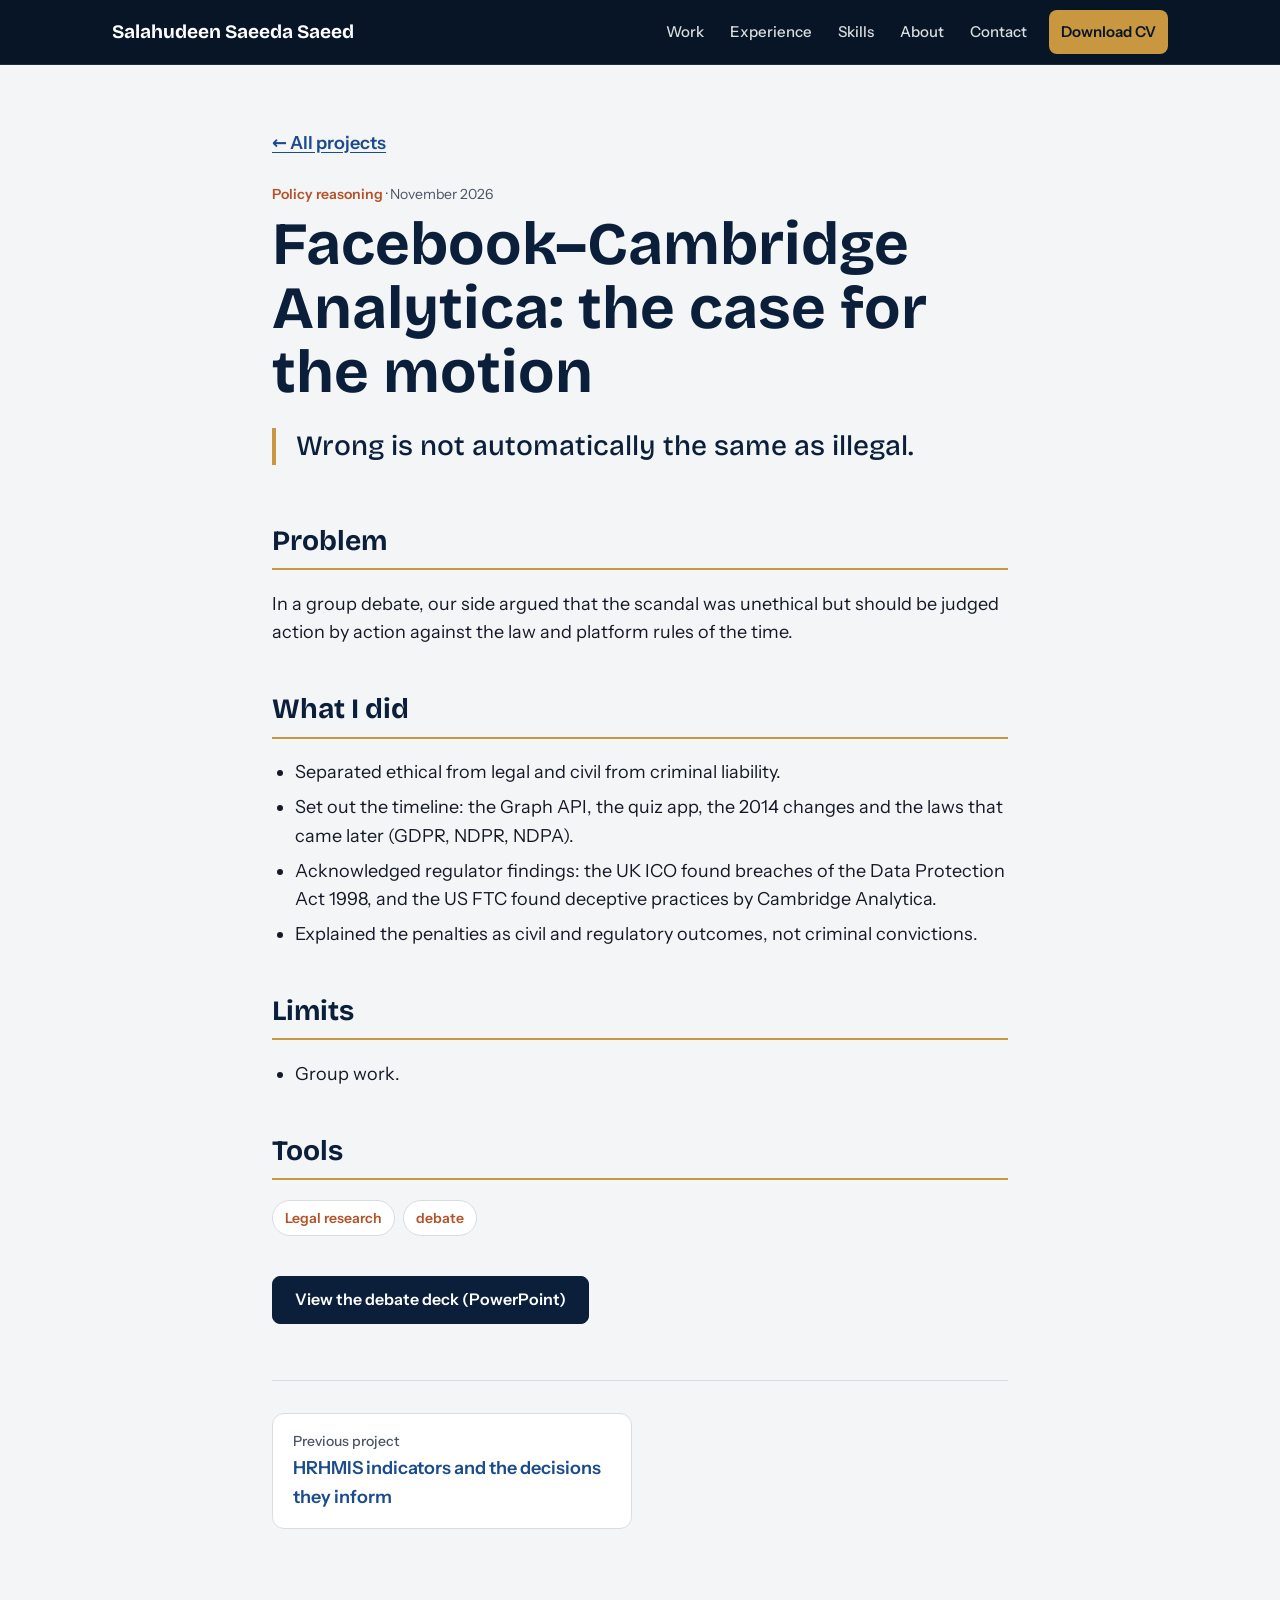
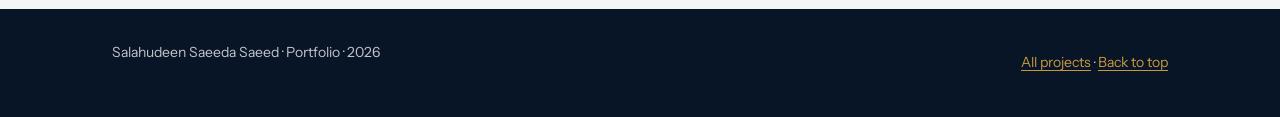
<file: projects/facebook-cambridge-analytica-debate.html>
<!DOCTYPE html>
<html lang="en-GB">
<head>
<meta charset="utf-8">
<meta name="viewport" content="width=device-width, initial-scale=1">
<title>Facebook–Cambridge Analytica: the case for the motion | Salahudeen Saeeda Saeed</title>
<meta name="description" content="A 17-slide argument for the motion that the scandal was legal.">
<link rel="canonical" href="https://example.com/projects/facebook-cambridge-analytica-debate.html">
<meta property="og:type" content="website">
<meta property="og:title" content="Facebook–Cambridge Analytica: the case for the motion | Salahudeen Saeeda Saeed">
<meta property="og:description" content="A 17-slide argument for the motion that the scandal was legal.">
<meta property="og:url" content="https://example.com/projects/facebook-cambridge-analytica-debate.html">
<meta property="og:locale" content="en_GB">
<meta name="twitter:card" content="summary">
<meta name="twitter:title" content="Facebook–Cambridge Analytica: the case for the motion | Salahudeen Saeeda Saeed">
<meta name="twitter:description" content="A 17-slide argument for the motion that the scandal was legal.">
<meta name="theme-color" content="#F5F6F4">
<link rel="icon" href="../favicon.svg" type="image/svg+xml">
<link rel="preload" href="../assets/fonts/bricolage-grotesque-latin-wght-normal.woff2" as="font" type="font/woff2" crossorigin>
<link rel="preload" href="../assets/fonts/instrument-sans-latin-wght-normal.woff2" as="font" type="font/woff2" crossorigin>
<link rel="stylesheet" href="../css/styles.css">
</head>
<body>
<a class="skip-link" href="#main">Skip to content</a>
<header class="site-header">
  <div class="container header-inner">
    <a class="brand" href="../index.html">Salahudeen Saeeda Saeed</a>
    <nav aria-label="Main"><ul>
      <li><a href="../index.html#work">Work</a></li>
      <li><a href="../index.html#experience">Experience</a></li>
      <li><a href="../index.html#skills">Skills</a></li>
      <li><a href="../index.html#about">About</a></li>
      <li><a href="../index.html#contact">Contact</a></li>
      <li><a class="nav-cta" href="../assets/cv.pdf" download>Download CV</a></li>
    </ul></nav>
  </div>
</header>
<main id="main">

<article class="container narrow case">
  <p><a class="back" href="../projects.html">← All projects</a></p>
  <p class="meta"><span class="cat">Policy reasoning</span> · November 2026</p>
  <h1>Facebook–Cambridge Analytica: the case for the motion</h1>
  <p class="key-result">Wrong is not automatically the same as illegal.</p>

  <section class="case-sec"><h2>Problem</h2><p>In a group debate, our side argued that the scandal was unethical but should be judged action by action against the law and platform rules of the time.</p></section>
  <section class="case-sec"><h2>What I did</h2><ul><li>Separated ethical from legal and civil from criminal liability.</li><li>Set out the timeline: the Graph API, the quiz app, the 2014 changes and the laws that came later (GDPR, NDPR, NDPA).</li><li>Acknowledged regulator findings: the UK ICO found breaches of the Data Protection Act 1998, and the US FTC found deceptive practices by Cambridge Analytica.</li><li>Explained the penalties as civil and regulatory outcomes, not criminal convictions.</li></ul></section>
  
  
  <section class="case-sec"><h2>Limits</h2><ul><li>Group work.</li></ul></section>
  
  
  <section class="case-sec"><h2>Tools</h2><ul class="tags"><li>Legal research</li><li>debate</li></ul></section>

  <p class="case-btn"><a class="btn btn-primary" href="../assets/documents/group-debate-facebook-cambridge-analytica.pptx" download>View the debate deck (PowerPoint)</a></p>
  <nav class="prevnext" aria-label="Other projects">
    <a class="prev" href="hrhmis-indicators.html"><span>Previous project</span>HRHMIS indicators and the decisions they inform</a>
    <span></span>
  </nav>
</article>
</main>
<footer class="site-footer">
  <div class="container footer-inner">
    <p>Salahudeen Saeeda Saeed · Portfolio · 2026</p>
    <p><a href="../projects.html">All projects</a> · <a href="#main">Back to top</a></p>
  </div>
</footer>
<script src="../js/main.js" defer></script>
</body>
</html>
</file>
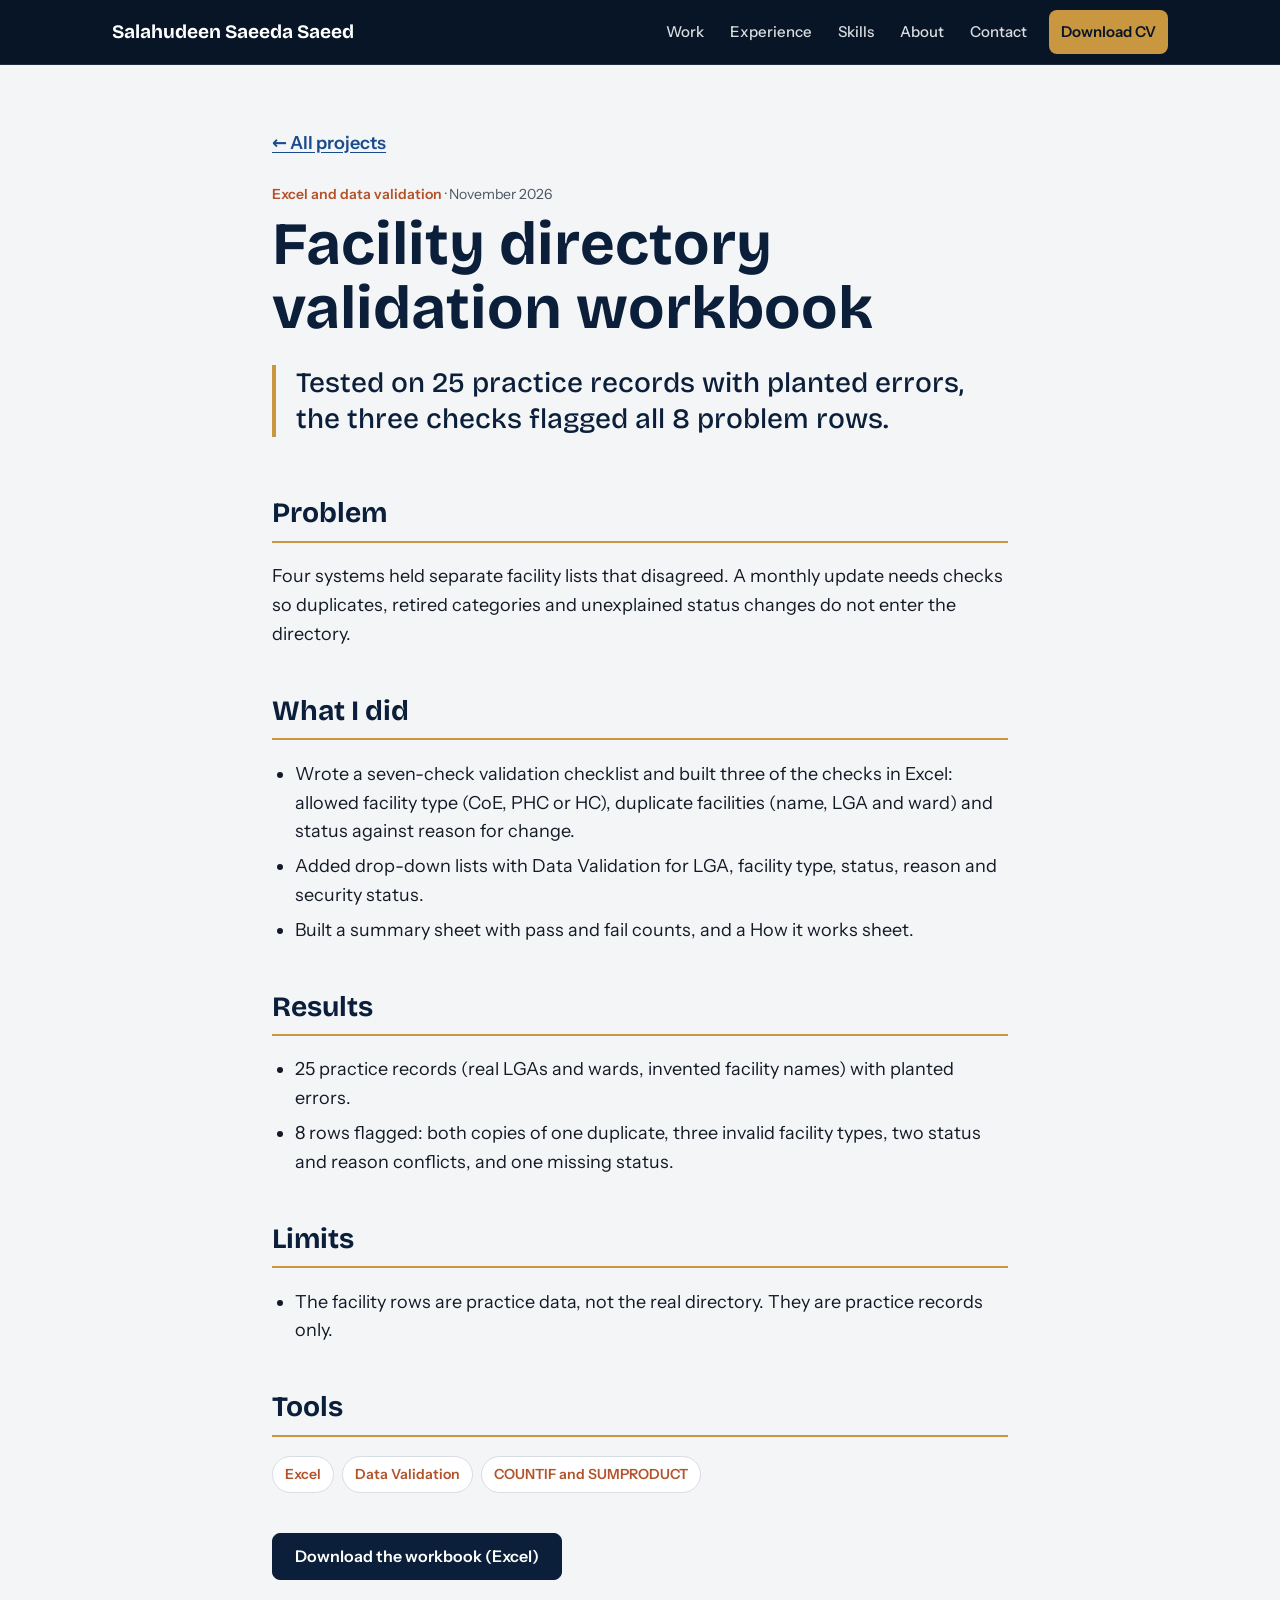
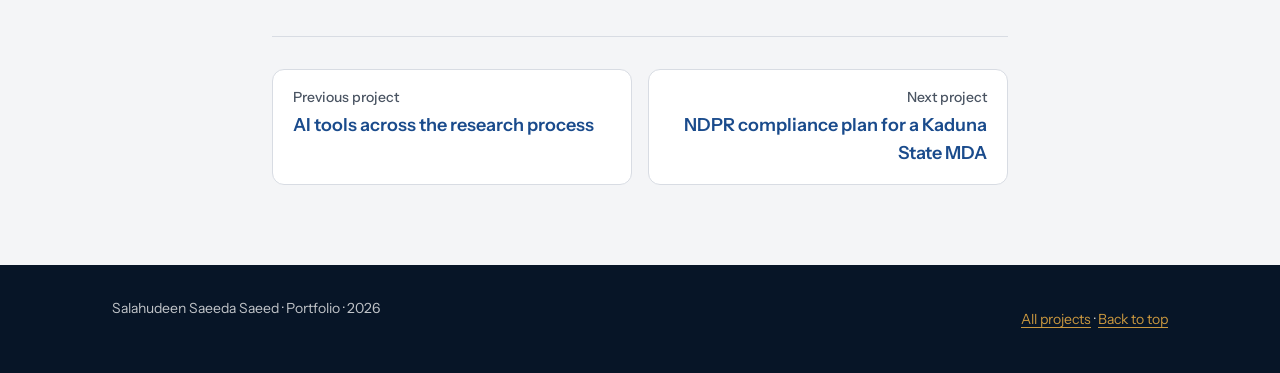
<file: projects/facility-directory-validation-workbook.html>
<!DOCTYPE html>
<html lang="en-GB">
<head>
<meta charset="utf-8">
<meta name="viewport" content="width=device-width, initial-scale=1">
<title>Facility directory validation workbook | Salahudeen Saeeda Saeed</title>
<meta name="description" content="An Excel workbook that checks a monthly facility update before it goes for validation.">
<link rel="canonical" href="https://example.com/projects/facility-directory-validation-workbook.html">
<meta property="og:type" content="website">
<meta property="og:title" content="Facility directory validation workbook | Salahudeen Saeeda Saeed">
<meta property="og:description" content="An Excel workbook that checks a monthly facility update before it goes for validation.">
<meta property="og:url" content="https://example.com/projects/facility-directory-validation-workbook.html">
<meta property="og:locale" content="en_GB">
<meta name="twitter:card" content="summary">
<meta name="twitter:title" content="Facility directory validation workbook | Salahudeen Saeeda Saeed">
<meta name="twitter:description" content="An Excel workbook that checks a monthly facility update before it goes for validation.">
<meta name="theme-color" content="#F5F6F4">
<link rel="icon" href="../favicon.svg" type="image/svg+xml">
<link rel="preload" href="../assets/fonts/bricolage-grotesque-latin-wght-normal.woff2" as="font" type="font/woff2" crossorigin>
<link rel="preload" href="../assets/fonts/instrument-sans-latin-wght-normal.woff2" as="font" type="font/woff2" crossorigin>
<link rel="stylesheet" href="../css/styles.css">
</head>
<body>
<a class="skip-link" href="#main">Skip to content</a>
<header class="site-header">
  <div class="container header-inner">
    <a class="brand" href="../index.html">Salahudeen Saeeda Saeed</a>
    <nav aria-label="Main"><ul>
      <li><a href="../index.html#work">Work</a></li>
      <li><a href="../index.html#experience">Experience</a></li>
      <li><a href="../index.html#skills">Skills</a></li>
      <li><a href="../index.html#about">About</a></li>
      <li><a href="../index.html#contact">Contact</a></li>
      <li><a class="nav-cta" href="../assets/cv.pdf" download>Download CV</a></li>
    </ul></nav>
  </div>
</header>
<main id="main">

<article class="container narrow case">
  <p><a class="back" href="../projects.html">← All projects</a></p>
  <p class="meta"><span class="cat">Excel and data validation</span> · November 2026</p>
  <h1>Facility directory validation workbook</h1>
  <p class="key-result">Tested on 25 practice records with planted errors, the three checks flagged all 8 problem rows.</p>

  <section class="case-sec"><h2>Problem</h2><p>Four systems held separate facility lists that disagreed. A monthly update needs checks so duplicates, retired categories and unexplained status changes do not enter the directory.</p></section>
  <section class="case-sec"><h2>What I did</h2><ul><li>Wrote a seven-check validation checklist and built three of the checks in Excel: allowed facility type (CoE, PHC or HC), duplicate facilities (name, LGA and ward) and status against reason for change.</li><li>Added drop-down lists with Data Validation for LGA, facility type, status, reason and security status.</li><li>Built a summary sheet with pass and fail counts, and a How it works sheet.</li></ul></section>
  
  <section class="case-sec"><h2>Results</h2><ul><li>25 practice records (real LGAs and wards, invented facility names) with planted errors.</li><li>8 rows flagged: both copies of one duplicate, three invalid facility types, two status and reason conflicts, and one missing status.</li></ul></section>
  <section class="case-sec"><h2>Limits</h2><ul><li>The facility rows are practice data, not the real directory. They are practice records only.</li></ul></section>
  
  
  <section class="case-sec"><h2>Tools</h2><ul class="tags"><li>Excel</li><li>Data Validation</li><li>COUNTIF and SUMPRODUCT</li></ul></section>

  <p class="case-btn"><a class="btn btn-primary" href="../assets/documents/facility-directory-validation-workbook.xlsx" download>Download the workbook (Excel)</a></p>
  <nav class="prevnext" aria-label="Other projects">
    <a class="prev" href="ai-tools-research-process.html"><span>Previous project</span>AI tools across the research process</a>
    <a class="next" href="ndpr-compliance-plan.html"><span>Next project</span>NDPR compliance plan for a Kaduna State MDA</a>
  </nav>
</article>
</main>
<footer class="site-footer">
  <div class="container footer-inner">
    <p>Salahudeen Saeeda Saeed · Portfolio · 2026</p>
    <p><a href="../projects.html">All projects</a> · <a href="#main">Back to top</a></p>
  </div>
</footer>
<script src="../js/main.js" defer></script>
</body>
</html>
</file>
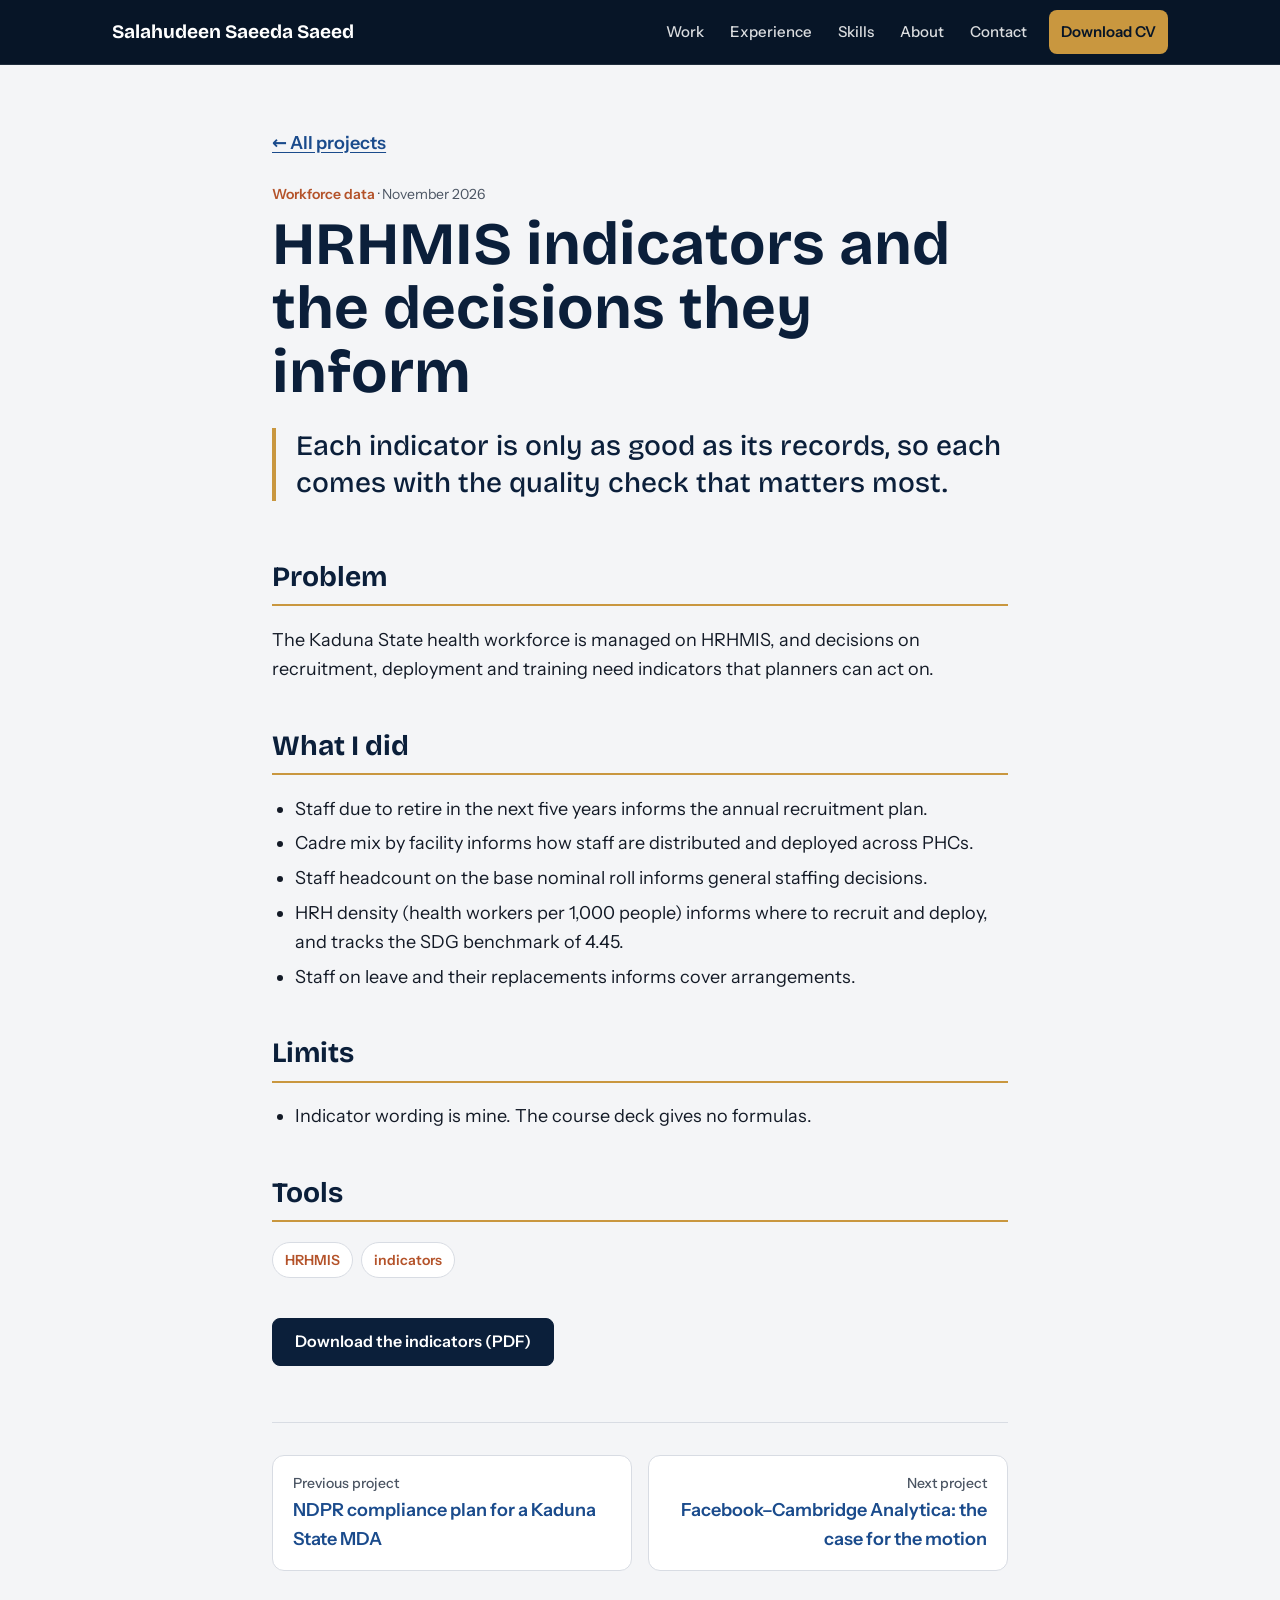
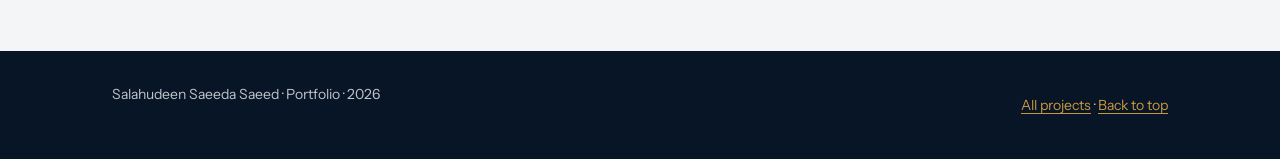
<file: projects/hrhmis-indicators.html>
<!DOCTYPE html>
<html lang="en-GB">
<head>
<meta charset="utf-8">
<meta name="viewport" content="width=device-width, initial-scale=1">
<title>HRHMIS indicators and the decisions they inform | Salahudeen Saeeda Saeed</title>
<meta name="description" content="Five health workforce indicators matched to the decisions they inform.">
<link rel="canonical" href="https://example.com/projects/hrhmis-indicators.html">
<meta property="og:type" content="website">
<meta property="og:title" content="HRHMIS indicators and the decisions they inform | Salahudeen Saeeda Saeed">
<meta property="og:description" content="Five health workforce indicators matched to the decisions they inform.">
<meta property="og:url" content="https://example.com/projects/hrhmis-indicators.html">
<meta property="og:locale" content="en_GB">
<meta name="twitter:card" content="summary">
<meta name="twitter:title" content="HRHMIS indicators and the decisions they inform | Salahudeen Saeeda Saeed">
<meta name="twitter:description" content="Five health workforce indicators matched to the decisions they inform.">
<meta name="theme-color" content="#F5F6F4">
<link rel="icon" href="../favicon.svg" type="image/svg+xml">
<link rel="preload" href="../assets/fonts/bricolage-grotesque-latin-wght-normal.woff2" as="font" type="font/woff2" crossorigin>
<link rel="preload" href="../assets/fonts/instrument-sans-latin-wght-normal.woff2" as="font" type="font/woff2" crossorigin>
<link rel="stylesheet" href="../css/styles.css">
</head>
<body>
<a class="skip-link" href="#main">Skip to content</a>
<header class="site-header">
  <div class="container header-inner">
    <a class="brand" href="../index.html">Salahudeen Saeeda Saeed</a>
    <nav aria-label="Main"><ul>
      <li><a href="../index.html#work">Work</a></li>
      <li><a href="../index.html#experience">Experience</a></li>
      <li><a href="../index.html#skills">Skills</a></li>
      <li><a href="../index.html#about">About</a></li>
      <li><a href="../index.html#contact">Contact</a></li>
      <li><a class="nav-cta" href="../assets/cv.pdf" download>Download CV</a></li>
    </ul></nav>
  </div>
</header>
<main id="main">

<article class="container narrow case">
  <p><a class="back" href="../projects.html">← All projects</a></p>
  <p class="meta"><span class="cat">Workforce data</span> · November 2026</p>
  <h1>HRHMIS indicators and the decisions they inform</h1>
  <p class="key-result">Each indicator is only as good as its records, so each comes with the quality check that matters most.</p>

  <section class="case-sec"><h2>Problem</h2><p>The Kaduna State health workforce is managed on HRHMIS, and decisions on recruitment, deployment and training need indicators that planners can act on.</p></section>
  <section class="case-sec"><h2>What I did</h2><ul><li>Staff due to retire in the next five years informs the annual recruitment plan.</li><li>Cadre mix by facility informs how staff are distributed and deployed across PHCs.</li><li>Staff headcount on the base nominal roll informs general staffing decisions.</li><li>HRH density (health workers per 1,000 people) informs where to recruit and deploy, and tracks the SDG benchmark of 4.45.</li><li>Staff on leave and their replacements informs cover arrangements.</li></ul></section>
  
  
  <section class="case-sec"><h2>Limits</h2><ul><li>Indicator wording is mine. The course deck gives no formulas.</li></ul></section>
  
  
  <section class="case-sec"><h2>Tools</h2><ul class="tags"><li>HRHMIS</li><li>indicators</li></ul></section>

  <p class="case-btn"><a class="btn btn-primary" href="../assets/documents/hrh-indicators.pdf" download>Download the indicators (PDF)</a></p>
  <nav class="prevnext" aria-label="Other projects">
    <a class="prev" href="ndpr-compliance-plan.html"><span>Previous project</span>NDPR compliance plan for a Kaduna State MDA</a>
    <a class="next" href="facebook-cambridge-analytica-debate.html"><span>Next project</span>Facebook–Cambridge Analytica: the case for the motion</a>
  </nav>
</article>
</main>
<footer class="site-footer">
  <div class="container footer-inner">
    <p>Salahudeen Saeeda Saeed · Portfolio · 2026</p>
    <p><a href="../projects.html">All projects</a> · <a href="#main">Back to top</a></p>
  </div>
</footer>
<script src="../js/main.js" defer></script>
</body>
</html>
</file>
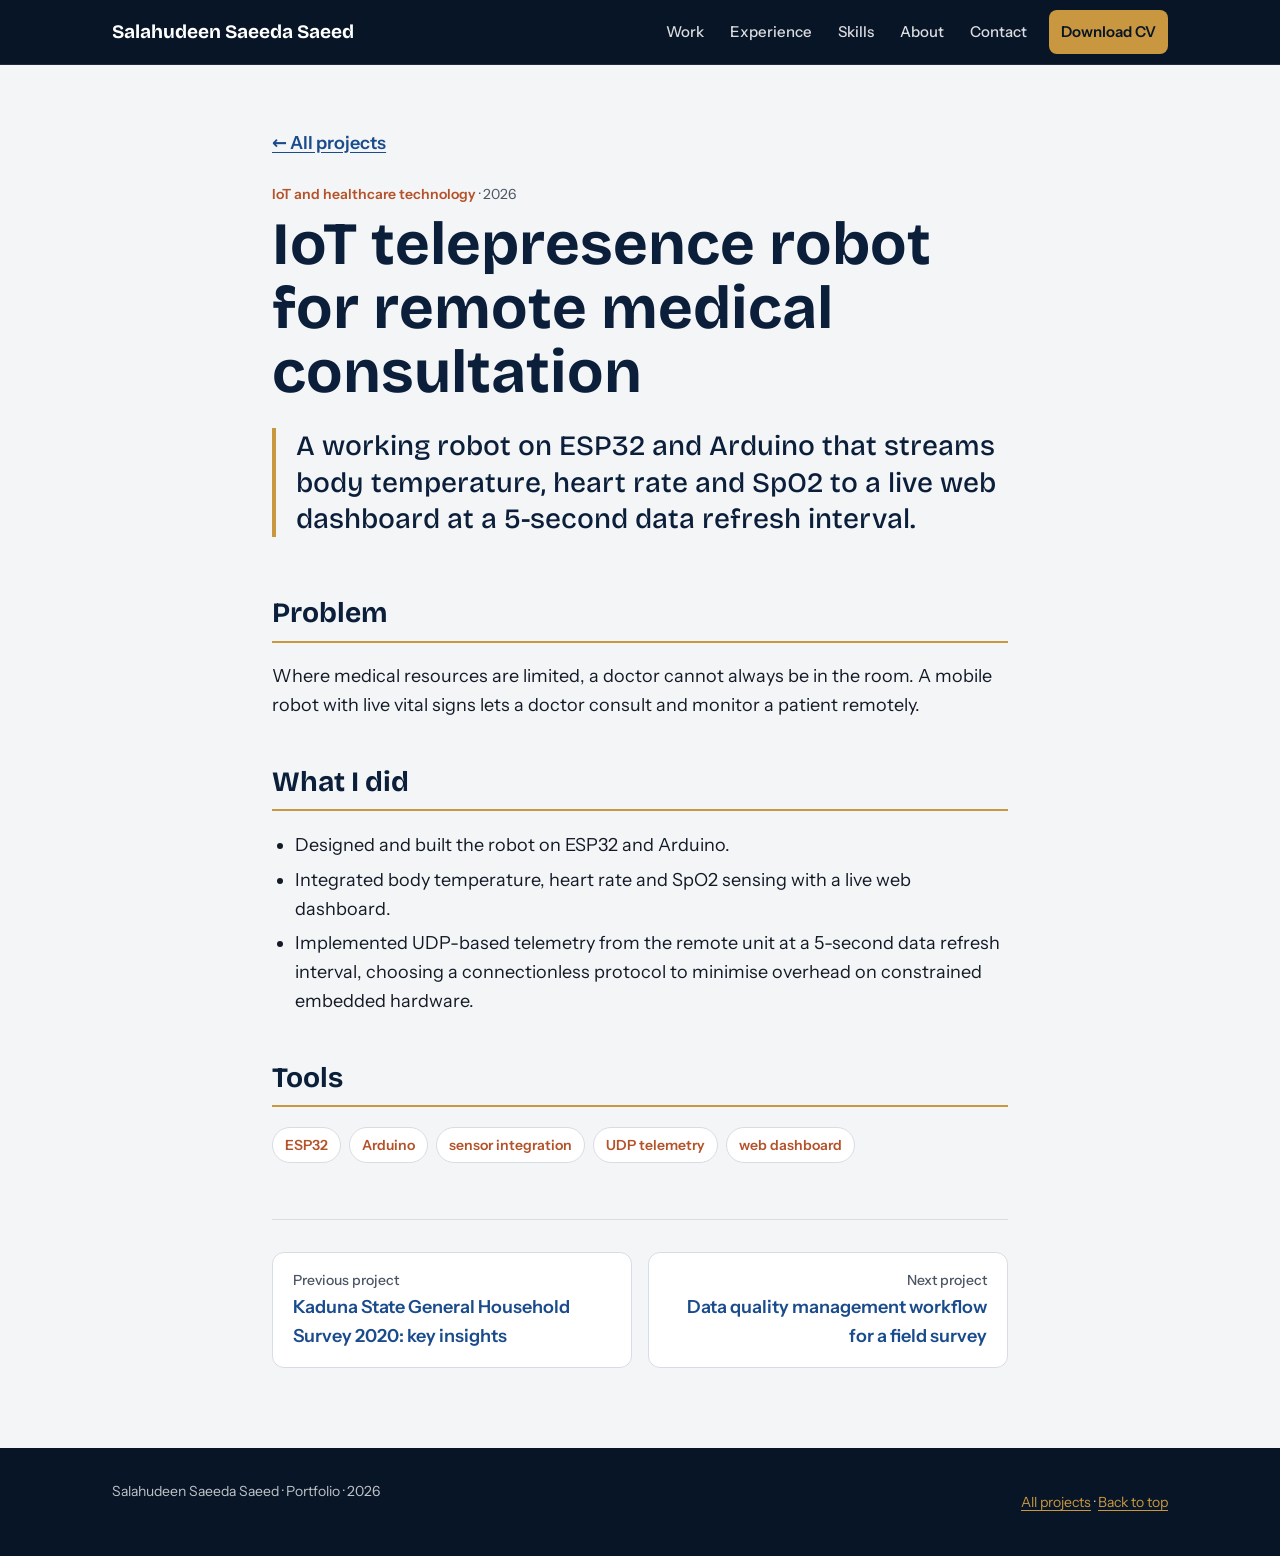
<file: projects/iot-telepresence-robot.html>
<!DOCTYPE html>
<html lang="en-GB">
<head>
<meta charset="utf-8">
<meta name="viewport" content="width=device-width, initial-scale=1">
<title>IoT telepresence robot for remote medical consultation | Salahudeen Saeeda Saeed</title>
<meta name="description" content="Final-year thesis: a mobile telepresence robot that lets a doctor consult a patient remotely with live vital-sign monitoring.">
<link rel="canonical" href="https://example.com/projects/iot-telepresence-robot.html">
<meta property="og:type" content="website">
<meta property="og:title" content="IoT telepresence robot for remote medical consultation | Salahudeen Saeeda Saeed">
<meta property="og:description" content="Final-year thesis: a mobile telepresence robot that lets a doctor consult a patient remotely with live vital-sign monitoring.">
<meta property="og:url" content="https://example.com/projects/iot-telepresence-robot.html">
<meta property="og:locale" content="en_GB">
<meta name="twitter:card" content="summary">
<meta name="twitter:title" content="IoT telepresence robot for remote medical consultation | Salahudeen Saeeda Saeed">
<meta name="twitter:description" content="Final-year thesis: a mobile telepresence robot that lets a doctor consult a patient remotely with live vital-sign monitoring.">
<meta name="theme-color" content="#F5F6F4">
<link rel="icon" href="../favicon.svg" type="image/svg+xml">
<link rel="preload" href="../assets/fonts/bricolage-grotesque-latin-wght-normal.woff2" as="font" type="font/woff2" crossorigin>
<link rel="preload" href="../assets/fonts/instrument-sans-latin-wght-normal.woff2" as="font" type="font/woff2" crossorigin>
<link rel="stylesheet" href="../css/styles.css">
</head>
<body>
<a class="skip-link" href="#main">Skip to content</a>
<header class="site-header">
  <div class="container header-inner">
    <a class="brand" href="../index.html">Salahudeen Saeeda Saeed</a>
    <nav aria-label="Main"><ul>
      <li><a href="../index.html#work">Work</a></li>
      <li><a href="../index.html#experience">Experience</a></li>
      <li><a href="../index.html#skills">Skills</a></li>
      <li><a href="../index.html#about">About</a></li>
      <li><a href="../index.html#contact">Contact</a></li>
      <li><a class="nav-cta" href="../assets/cv.pdf" download>Download CV</a></li>
    </ul></nav>
  </div>
</header>
<main id="main">

<article class="container narrow case">
  <p><a class="back" href="../projects.html">← All projects</a></p>
  <p class="meta"><span class="cat">IoT and healthcare technology</span> · 2026</p>
  <h1>IoT telepresence robot for remote medical consultation</h1>
  <p class="key-result">A working robot on ESP32 and Arduino that streams body temperature, heart rate and SpO2 to a live web dashboard at a 5-second data refresh interval.</p>

  <section class="case-sec"><h2>Problem</h2><p>Where medical resources are limited, a doctor cannot always be in the room. A mobile robot with live vital signs lets a doctor consult and monitor a patient remotely.</p></section>
  <section class="case-sec"><h2>What I did</h2><ul><li>Designed and built the robot on ESP32 and Arduino.</li><li>Integrated body temperature, heart rate and SpO2 sensing with a live web dashboard.</li><li>Implemented UDP-based telemetry from the remote unit at a 5-second data refresh interval, choosing a connectionless protocol to minimise overhead on constrained embedded hardware.</li></ul></section>
  
  
  
  
  
  <section class="case-sec"><h2>Tools</h2><ul class="tags"><li>ESP32</li><li>Arduino</li><li>sensor integration</li><li>UDP telemetry</li><li>web dashboard</li></ul></section>


  <nav class="prevnext" aria-label="Other projects">
    <a class="prev" href="kaduna-household-survey-2020.html"><span>Previous project</span>Kaduna State General Household Survey 2020: key insights</a>
    <a class="next" href="data-quality-workflow.html"><span>Next project</span>Data quality management workflow for a field survey</a>
  </nav>
</article>
</main>
<footer class="site-footer">
  <div class="container footer-inner">
    <p>Salahudeen Saeeda Saeed · Portfolio · 2026</p>
    <p><a href="../projects.html">All projects</a> · <a href="#main">Back to top</a></p>
  </div>
</footer>
<script src="../js/main.js" defer></script>
</body>
</html>
</file>
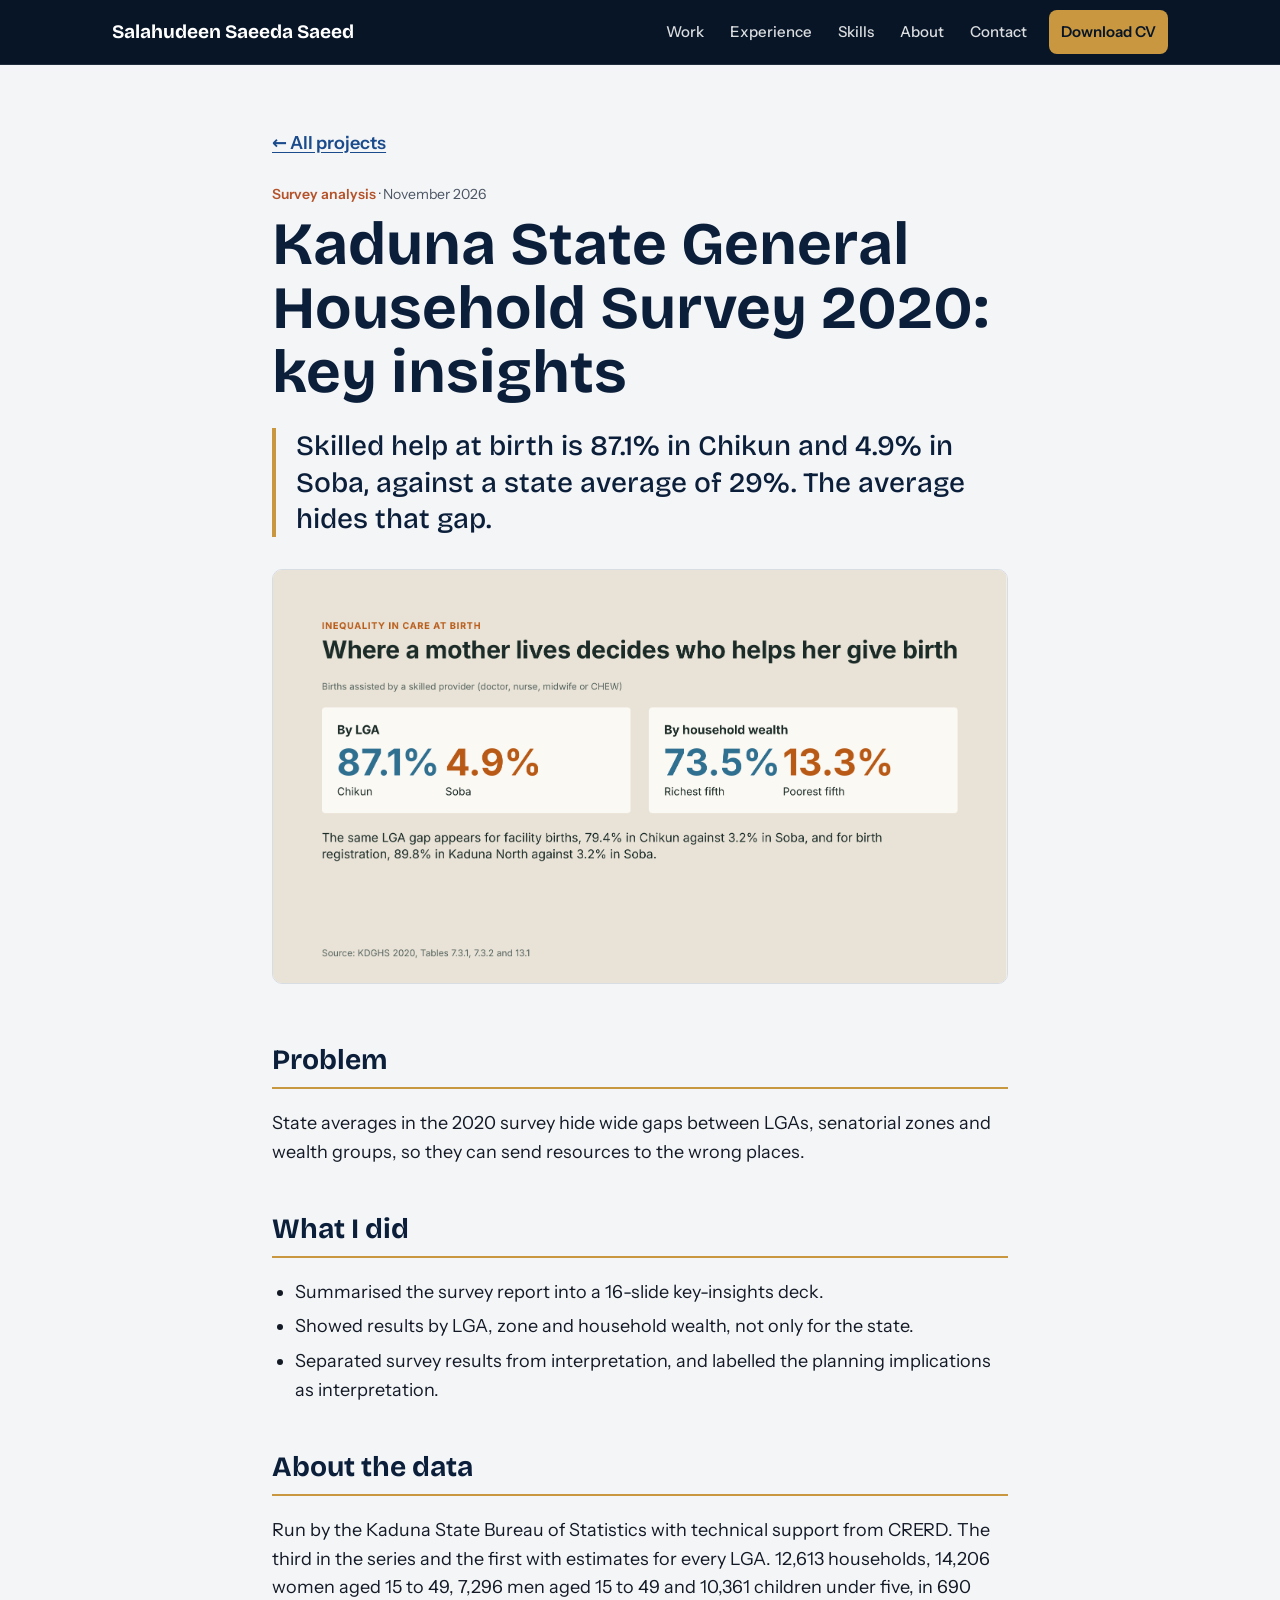
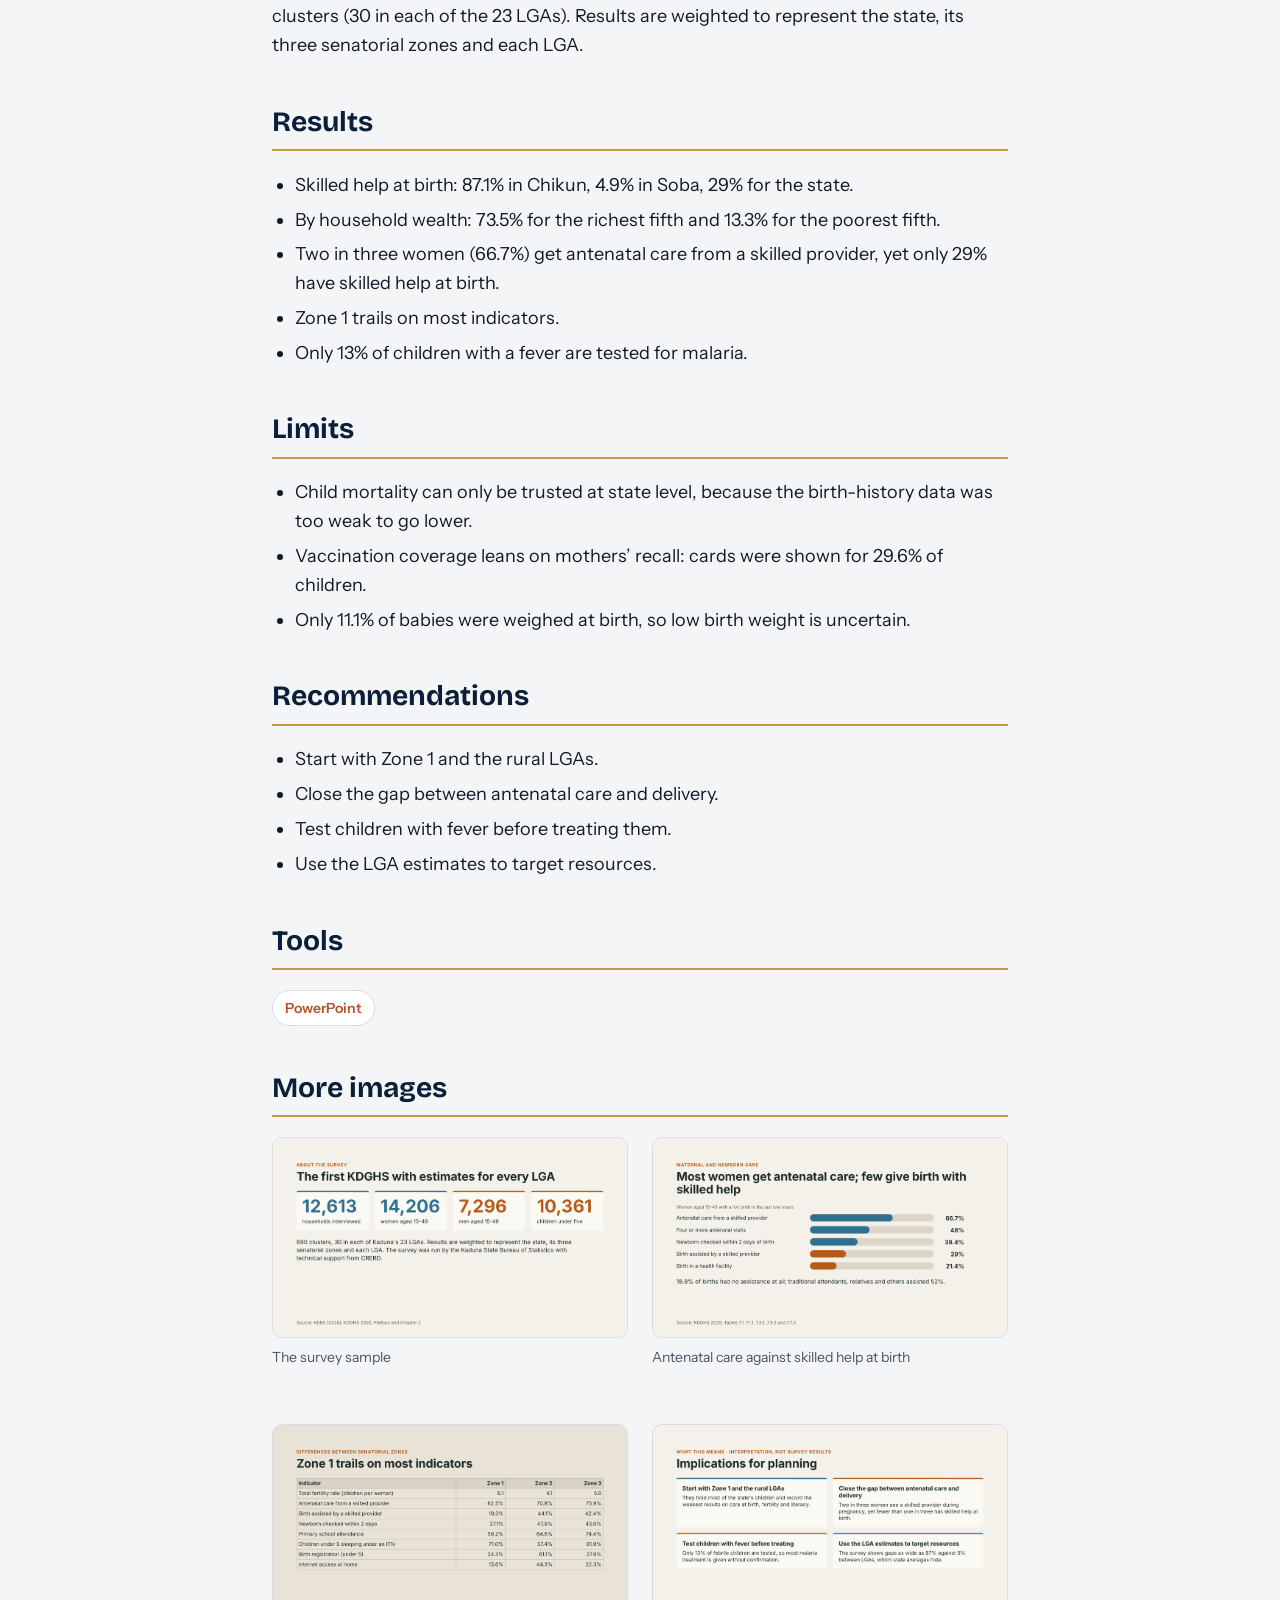
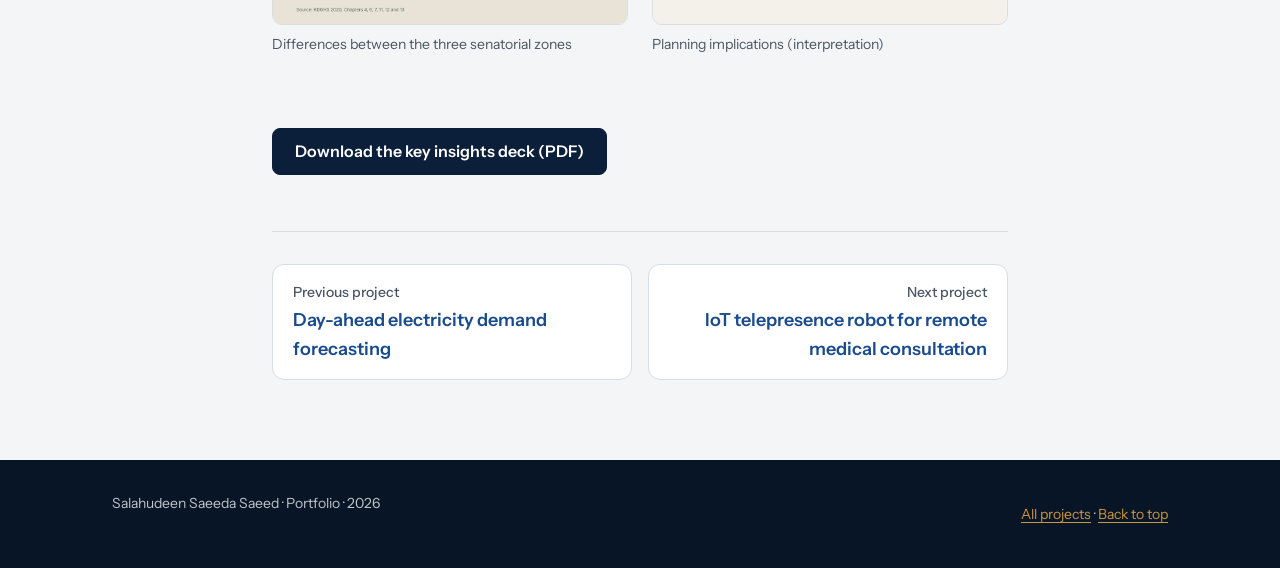
<file: projects/kaduna-household-survey-2020.html>
<!DOCTYPE html>
<html lang="en-GB">
<head>
<meta charset="utf-8">
<meta name="viewport" content="width=device-width, initial-scale=1">
<title>Kaduna State General Household Survey 2020: key insights | Salahudeen Saeeda Saeed</title>
<meta name="description" content="I turned the survey report into a decision-focused insights deck covering households, education, fertility, maternal care, child survival, malaria and protection.">
<link rel="canonical" href="https://example.com/projects/kaduna-household-survey-2020.html">
<meta property="og:type" content="website">
<meta property="og:title" content="Kaduna State General Household Survey 2020: key insights | Salahudeen Saeeda Saeed">
<meta property="og:description" content="I turned the survey report into a decision-focused insights deck covering households, education, fertility, maternal care, child survival, malaria and protection.">
<meta property="og:url" content="https://example.com/projects/kaduna-household-survey-2020.html">
<meta property="og:locale" content="en_GB">
<meta name="twitter:card" content="summary">
<meta name="twitter:title" content="Kaduna State General Household Survey 2020: key insights | Salahudeen Saeeda Saeed">
<meta name="twitter:description" content="I turned the survey report into a decision-focused insights deck covering households, education, fertility, maternal care, child survival, malaria and protection.">
<meta name="theme-color" content="#F5F6F4">
<link rel="icon" href="../favicon.svg" type="image/svg+xml">
<link rel="preload" href="../assets/fonts/bricolage-grotesque-latin-wght-normal.woff2" as="font" type="font/woff2" crossorigin>
<link rel="preload" href="../assets/fonts/instrument-sans-latin-wght-normal.woff2" as="font" type="font/woff2" crossorigin>
<link rel="stylesheet" href="../css/styles.css">
</head>
<body>
<a class="skip-link" href="#main">Skip to content</a>
<header class="site-header">
  <div class="container header-inner">
    <a class="brand" href="../index.html">Salahudeen Saeeda Saeed</a>
    <nav aria-label="Main"><ul>
      <li><a href="../index.html#work">Work</a></li>
      <li><a href="../index.html#experience">Experience</a></li>
      <li><a href="../index.html#skills">Skills</a></li>
      <li><a href="../index.html#about">About</a></li>
      <li><a href="../index.html#contact">Contact</a></li>
      <li><a class="nav-cta" href="../assets/cv.pdf" download>Download CV</a></li>
    </ul></nav>
  </div>
</header>
<main id="main">

<article class="container narrow case">
  <p><a class="back" href="../projects.html">← All projects</a></p>
  <p class="meta"><span class="cat">Survey analysis</span> · November 2026</p>
  <h1>Kaduna State General Household Survey 2020: key insights</h1>
  <p class="key-result">Skilled help at birth is 87.1% in Chikun and 4.9% in Soba, against a state average of 29%. The average hides that gap.</p>
  <figure><img src="../assets/images/lga-gap.png" alt="Slide showing skilled help at birth by LGA: 87.1% in Chikun and 4.9% in Soba, and by household wealth: 73.5% for the richest fifth and 13.3% for the poorest fifth." width="1921" height="1080" fetchpriority="high"></figure>
  <section class="case-sec"><h2>Problem</h2><p>State averages in the 2020 survey hide wide gaps between LGAs, senatorial zones and wealth groups, so they can send resources to the wrong places.</p></section>
  <section class="case-sec"><h2>What I did</h2><ul><li>Summarised the survey report into a 16-slide key-insights deck.</li><li>Showed results by LGA, zone and household wealth, not only for the state.</li><li>Separated survey results from interpretation, and labelled the planning implications as interpretation.</li></ul></section>
  <section class="case-sec"><h2>About the data</h2><p>Run by the Kaduna State Bureau of Statistics with technical support from CRERD. The third in the series and the first with estimates for every LGA. 12,613 households, 14,206 women aged 15 to 49, 7,296 men aged 15 to 49 and 10,361 children under five, in 690 clusters (30 in each of the 23 LGAs). Results are weighted to represent the state, its three senatorial zones and each LGA.</p></section>
  <section class="case-sec"><h2>Results</h2><ul><li>Skilled help at birth: 87.1% in Chikun, 4.9% in Soba, 29% for the state.</li><li>By household wealth: 73.5% for the richest fifth and 13.3% for the poorest fifth.</li><li>Two in three women (66.7%) get antenatal care from a skilled provider, yet only 29% have skilled help at birth.</li><li>Zone 1 trails on most indicators.</li><li>Only 13% of children with a fever are tested for malaria.</li></ul></section>
  <section class="case-sec"><h2>Limits</h2><ul><li>Child mortality can only be trusted at state level, because the birth-history data was too weak to go lower.</li><li>Vaccination coverage leans on mothers’ recall: cards were shown for 29.6% of children.</li><li>Only 11.1% of babies were weighed at birth, so low birth weight is uncertain.</li></ul></section>
  <section class="case-sec"><h2>Recommendations</h2><ul><li>Start with Zone 1 and the rural LGAs.</li><li>Close the gap between antenatal care and delivery.</li><li>Test children with fever before treating them.</li><li>Use the LGA estimates to target resources.</li></ul></section>
  
  <section class="case-sec"><h2>Tools</h2><ul class="tags"><li>PowerPoint</li></ul></section>
  <section class="case-sec"><h2>More images</h2><div class="gallery"><figure><img src="../assets/images/about-the-survey.png" alt="Slide listing the survey sample: 12,613 households, 14,206 women, 7,296 men and 10,361 children under five, across 690 clusters in 23 LGAs." width="1921" height="1080" loading="lazy" decoding="async"><figcaption>The survey sample</figcaption></figure><figure><img src="../assets/images/antenatal-vs-delivery.png" alt="Bar chart showing antenatal care from a skilled provider at 66.7% against skilled help at birth at 29%." width="1921" height="1080" loading="lazy" decoding="async"><figcaption>Antenatal care against skilled help at birth</figcaption></figure><figure><img src="../assets/images/zone-differences.png" alt="Table comparing eight indicators across the three senatorial zones, with Zone 1 trailing on most." width="1921" height="1080" loading="lazy" decoding="async"><figcaption>Differences between the three senatorial zones</figcaption></figure><figure><img src="../assets/images/recommendations.png" alt="Four planning implications from the survey, labelled as interpretation." width="1921" height="1080" loading="lazy" decoding="async"><figcaption>Planning implications (interpretation)</figcaption></figure></div></section>
  <p class="case-btn"><a class="btn btn-primary" href="../assets/documents/kaduna-ghs-2020-key-insights.pdf" download>Download the key insights deck (PDF)</a></p>
  <nav class="prevnext" aria-label="Other projects">
    <a class="prev" href="electricity-demand-forecasting.html"><span>Previous project</span>Day-ahead electricity demand forecasting</a>
    <a class="next" href="iot-telepresence-robot.html"><span>Next project</span>IoT telepresence robot for remote medical consultation</a>
  </nav>
</article>
</main>
<footer class="site-footer">
  <div class="container footer-inner">
    <p>Salahudeen Saeeda Saeed · Portfolio · 2026</p>
    <p><a href="../projects.html">All projects</a> · <a href="#main">Back to top</a></p>
  </div>
</footer>
<script src="../js/main.js" defer></script>
</body>
</html>
</file>
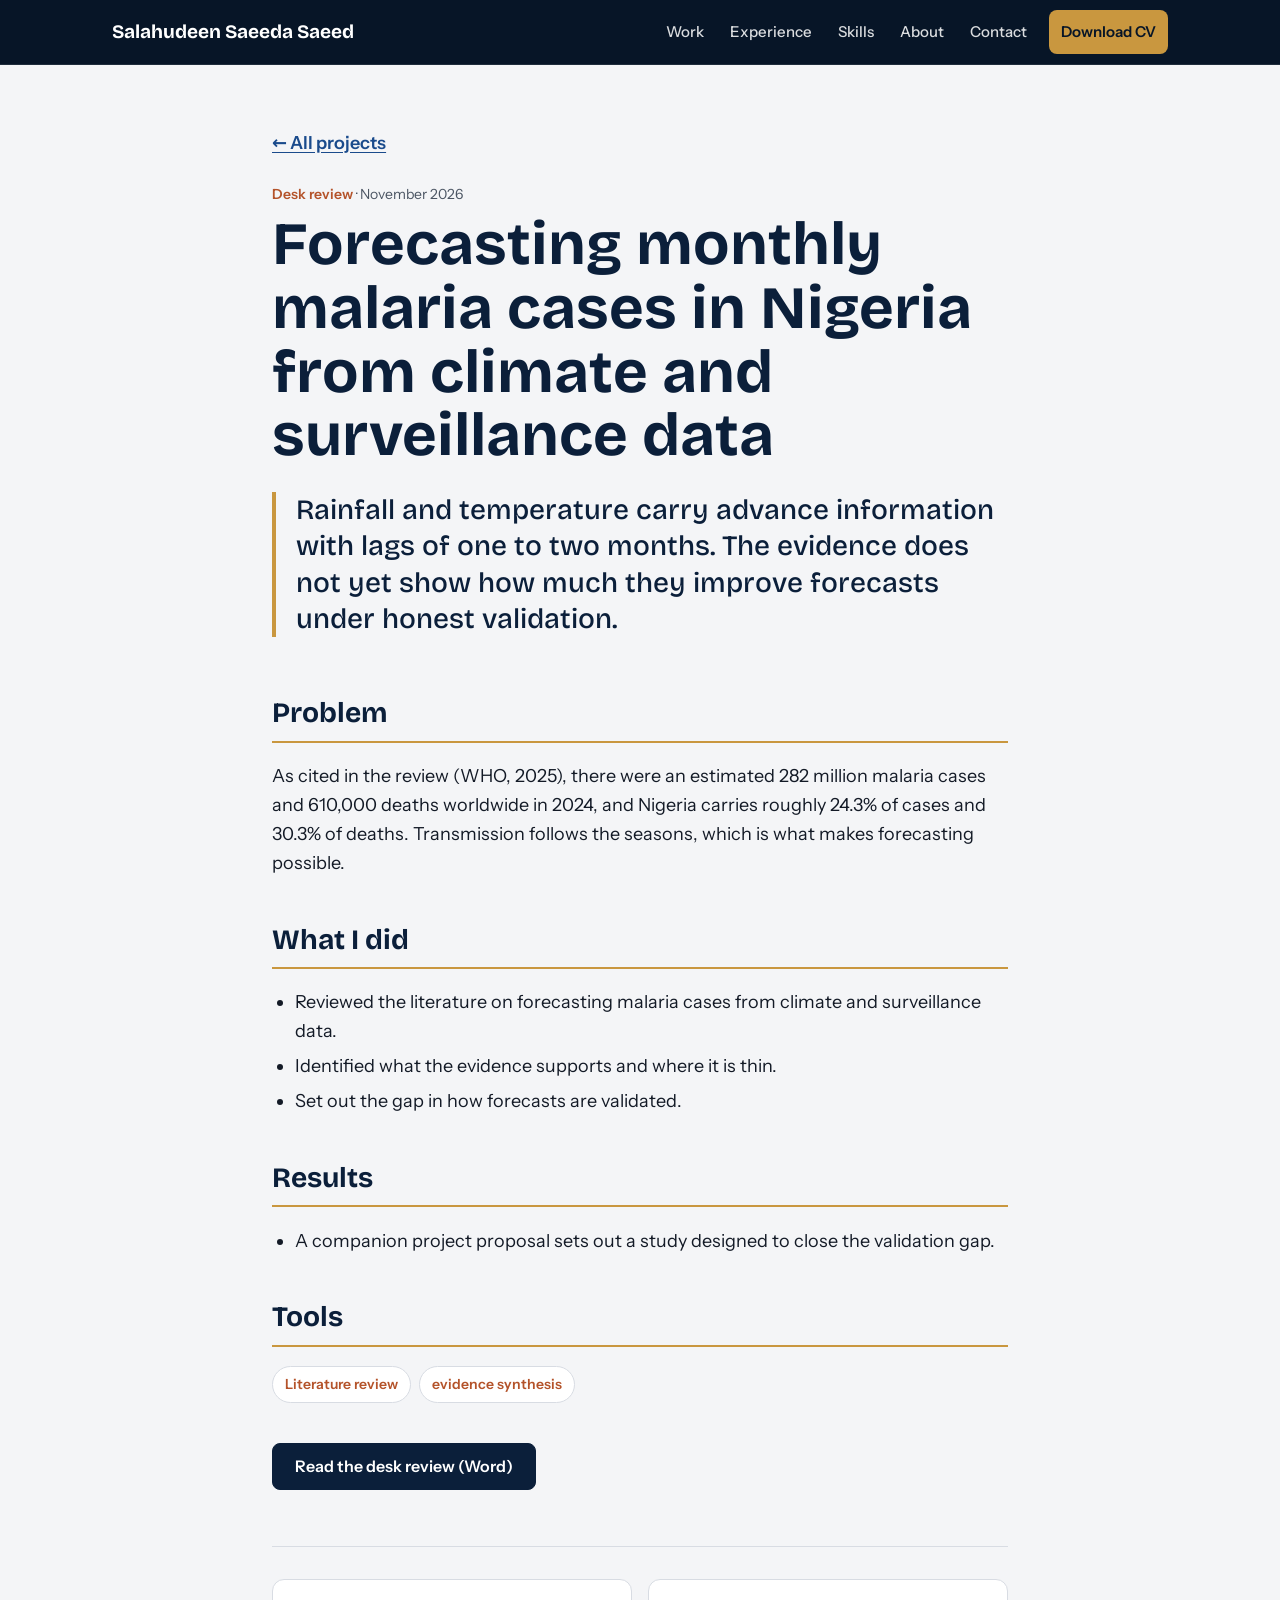
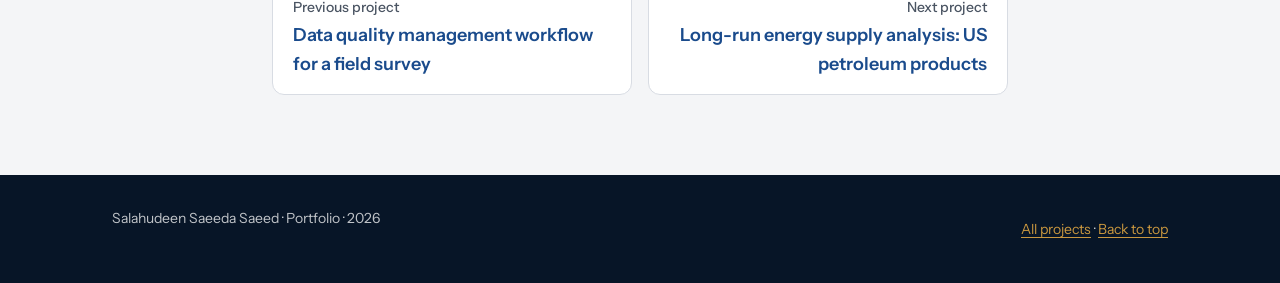
<file: projects/malaria-forecasting-desk-review.html>
<!DOCTYPE html>
<html lang="en-GB">
<head>
<meta charset="utf-8">
<meta name="viewport" content="width=device-width, initial-scale=1">
<title>Forecasting monthly malaria cases in Nigeria from climate and surveillance data | Salahudeen Saeeda Saeed</title>
<meta name="description" content="A desk review of forecasting from rainfall, temperature and surveillance data.">
<link rel="canonical" href="https://example.com/projects/malaria-forecasting-desk-review.html">
<meta property="og:type" content="website">
<meta property="og:title" content="Forecasting monthly malaria cases in Nigeria from climate and surveillance data | Salahudeen Saeeda Saeed">
<meta property="og:description" content="A desk review of forecasting from rainfall, temperature and surveillance data.">
<meta property="og:url" content="https://example.com/projects/malaria-forecasting-desk-review.html">
<meta property="og:locale" content="en_GB">
<meta name="twitter:card" content="summary">
<meta name="twitter:title" content="Forecasting monthly malaria cases in Nigeria from climate and surveillance data | Salahudeen Saeeda Saeed">
<meta name="twitter:description" content="A desk review of forecasting from rainfall, temperature and surveillance data.">
<meta name="theme-color" content="#F5F6F4">
<link rel="icon" href="../favicon.svg" type="image/svg+xml">
<link rel="preload" href="../assets/fonts/bricolage-grotesque-latin-wght-normal.woff2" as="font" type="font/woff2" crossorigin>
<link rel="preload" href="../assets/fonts/instrument-sans-latin-wght-normal.woff2" as="font" type="font/woff2" crossorigin>
<link rel="stylesheet" href="../css/styles.css">
</head>
<body>
<a class="skip-link" href="#main">Skip to content</a>
<header class="site-header">
  <div class="container header-inner">
    <a class="brand" href="../index.html">Salahudeen Saeeda Saeed</a>
    <nav aria-label="Main"><ul>
      <li><a href="../index.html#work">Work</a></li>
      <li><a href="../index.html#experience">Experience</a></li>
      <li><a href="../index.html#skills">Skills</a></li>
      <li><a href="../index.html#about">About</a></li>
      <li><a href="../index.html#contact">Contact</a></li>
      <li><a class="nav-cta" href="../assets/cv.pdf" download>Download CV</a></li>
    </ul></nav>
  </div>
</header>
<main id="main">

<article class="container narrow case">
  <p><a class="back" href="../projects.html">← All projects</a></p>
  <p class="meta"><span class="cat">Desk review</span> · November 2026</p>
  <h1>Forecasting monthly malaria cases in Nigeria from climate and surveillance data</h1>
  <p class="key-result">Rainfall and temperature carry advance information with lags of one to two months. The evidence does not yet show how much they improve forecasts under honest validation.</p>

  <section class="case-sec"><h2>Problem</h2><p>As cited in the review (WHO, 2025), there were an estimated 282 million malaria cases and 610,000 deaths worldwide in 2024, and Nigeria carries roughly 24.3% of cases and 30.3% of deaths. Transmission follows the seasons, which is what makes forecasting possible.</p></section>
  <section class="case-sec"><h2>What I did</h2><ul><li>Reviewed the literature on forecasting malaria cases from climate and surveillance data.</li><li>Identified what the evidence supports and where it is thin.</li><li>Set out the gap in how forecasts are validated.</li></ul></section>
  
  <section class="case-sec"><h2>Results</h2><ul><li>A companion project proposal sets out a study designed to close the validation gap.</li></ul></section>
  
  
  
  <section class="case-sec"><h2>Tools</h2><ul class="tags"><li>Literature review</li><li>evidence synthesis</li></ul></section>

  <p class="case-btn"><a class="btn btn-primary" href="../assets/documents/malaria-forecasting-desk-review.docx" download>Read the desk review (Word)</a></p>
  <nav class="prevnext" aria-label="Other projects">
    <a class="prev" href="data-quality-workflow.html"><span>Previous project</span>Data quality management workflow for a field survey</a>
    <a class="next" href="us-petroleum-supply-analysis.html"><span>Next project</span>Long-run energy supply analysis: US petroleum products</a>
  </nav>
</article>
</main>
<footer class="site-footer">
  <div class="container footer-inner">
    <p>Salahudeen Saeeda Saeed · Portfolio · 2026</p>
    <p><a href="../projects.html">All projects</a> · <a href="#main">Back to top</a></p>
  </div>
</footer>
<script src="../js/main.js" defer></script>
</body>
</html>
</file>
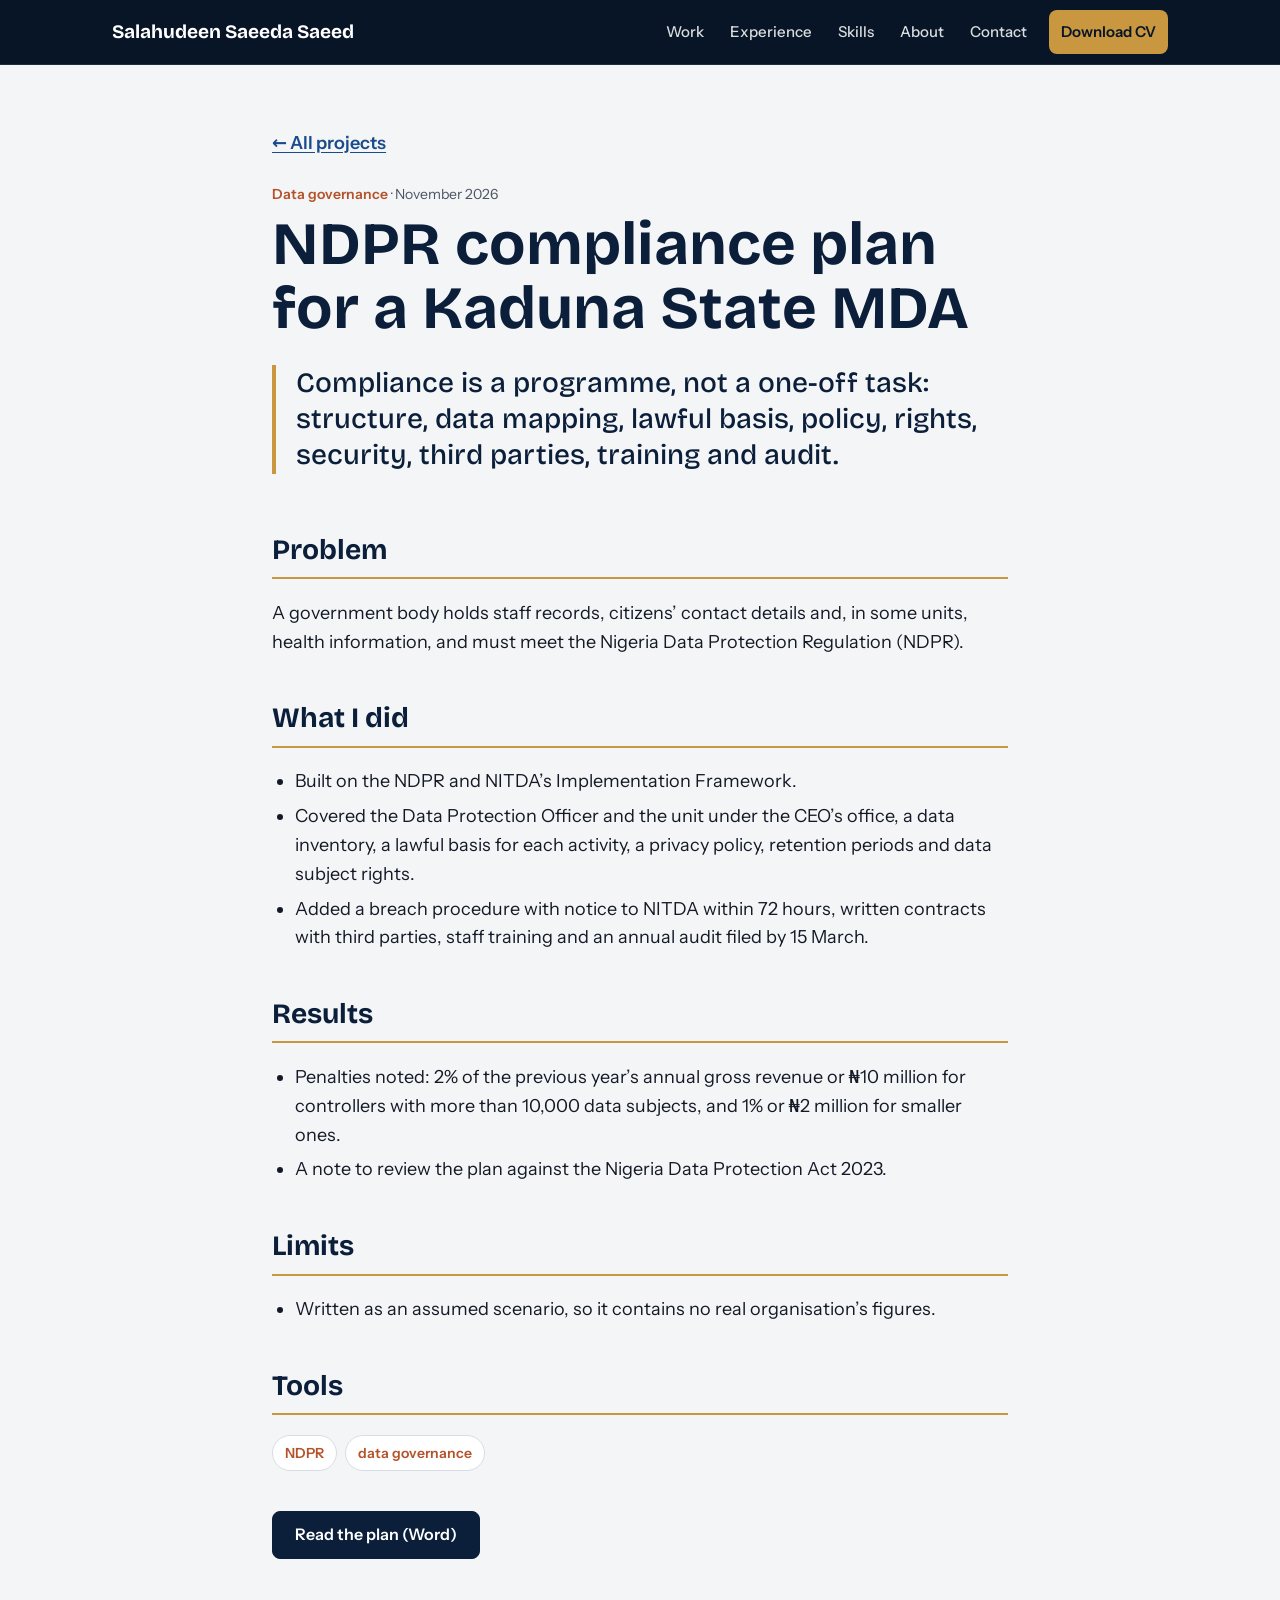
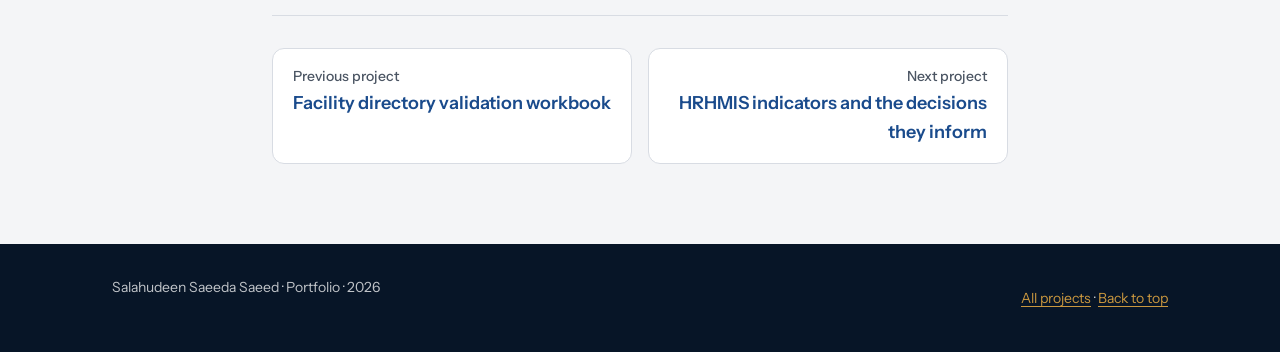
<file: projects/ndpr-compliance-plan.html>
<!DOCTYPE html>
<html lang="en-GB">
<head>
<meta charset="utf-8">
<meta name="viewport" content="width=device-width, initial-scale=1">
<title>NDPR compliance plan for a Kaduna State MDA | Salahudeen Saeeda Saeed</title>
<meta name="description" content="A ten-stage plan, written as a data controller in a government ministry, department or agency.">
<link rel="canonical" href="https://example.com/projects/ndpr-compliance-plan.html">
<meta property="og:type" content="website">
<meta property="og:title" content="NDPR compliance plan for a Kaduna State MDA | Salahudeen Saeeda Saeed">
<meta property="og:description" content="A ten-stage plan, written as a data controller in a government ministry, department or agency.">
<meta property="og:url" content="https://example.com/projects/ndpr-compliance-plan.html">
<meta property="og:locale" content="en_GB">
<meta name="twitter:card" content="summary">
<meta name="twitter:title" content="NDPR compliance plan for a Kaduna State MDA | Salahudeen Saeeda Saeed">
<meta name="twitter:description" content="A ten-stage plan, written as a data controller in a government ministry, department or agency.">
<meta name="theme-color" content="#F5F6F4">
<link rel="icon" href="../favicon.svg" type="image/svg+xml">
<link rel="preload" href="../assets/fonts/bricolage-grotesque-latin-wght-normal.woff2" as="font" type="font/woff2" crossorigin>
<link rel="preload" href="../assets/fonts/instrument-sans-latin-wght-normal.woff2" as="font" type="font/woff2" crossorigin>
<link rel="stylesheet" href="../css/styles.css">
</head>
<body>
<a class="skip-link" href="#main">Skip to content</a>
<header class="site-header">
  <div class="container header-inner">
    <a class="brand" href="../index.html">Salahudeen Saeeda Saeed</a>
    <nav aria-label="Main"><ul>
      <li><a href="../index.html#work">Work</a></li>
      <li><a href="../index.html#experience">Experience</a></li>
      <li><a href="../index.html#skills">Skills</a></li>
      <li><a href="../index.html#about">About</a></li>
      <li><a href="../index.html#contact">Contact</a></li>
      <li><a class="nav-cta" href="../assets/cv.pdf" download>Download CV</a></li>
    </ul></nav>
  </div>
</header>
<main id="main">

<article class="container narrow case">
  <p><a class="back" href="../projects.html">← All projects</a></p>
  <p class="meta"><span class="cat">Data governance</span> · November 2026</p>
  <h1>NDPR compliance plan for a Kaduna State MDA</h1>
  <p class="key-result">Compliance is a programme, not a one-off task: structure, data mapping, lawful basis, policy, rights, security, third parties, training and audit.</p>

  <section class="case-sec"><h2>Problem</h2><p>A government body holds staff records, citizens’ contact details and, in some units, health information, and must meet the Nigeria Data Protection Regulation (NDPR).</p></section>
  <section class="case-sec"><h2>What I did</h2><ul><li>Built on the NDPR and NITDA’s Implementation Framework.</li><li>Covered the Data Protection Officer and the unit under the CEO’s office, a data inventory, a lawful basis for each activity, a privacy policy, retention periods and data subject rights.</li><li>Added a breach procedure with notice to NITDA within 72 hours, written contracts with third parties, staff training and an annual audit filed by 15 March.</li></ul></section>
  
  <section class="case-sec"><h2>Results</h2><ul><li>Penalties noted: 2% of the previous year’s annual gross revenue or ₦10 million for controllers with more than 10,000 data subjects, and 1% or ₦2 million for smaller ones.</li><li>A note to review the plan against the Nigeria Data Protection Act 2023.</li></ul></section>
  <section class="case-sec"><h2>Limits</h2><ul><li>Written as an assumed scenario, so it contains no real organisation’s figures.</li></ul></section>
  
  
  <section class="case-sec"><h2>Tools</h2><ul class="tags"><li>NDPR</li><li>data governance</li></ul></section>

  <p class="case-btn"><a class="btn btn-primary" href="../assets/documents/ndpr-compliance-plan.docx" download>Read the plan (Word)</a></p>
  <nav class="prevnext" aria-label="Other projects">
    <a class="prev" href="facility-directory-validation-workbook.html"><span>Previous project</span>Facility directory validation workbook</a>
    <a class="next" href="hrhmis-indicators.html"><span>Next project</span>HRHMIS indicators and the decisions they inform</a>
  </nav>
</article>
</main>
<footer class="site-footer">
  <div class="container footer-inner">
    <p>Salahudeen Saeeda Saeed · Portfolio · 2026</p>
    <p><a href="../projects.html">All projects</a> · <a href="#main">Back to top</a></p>
  </div>
</footer>
<script src="../js/main.js" defer></script>
</body>
</html>
</file>
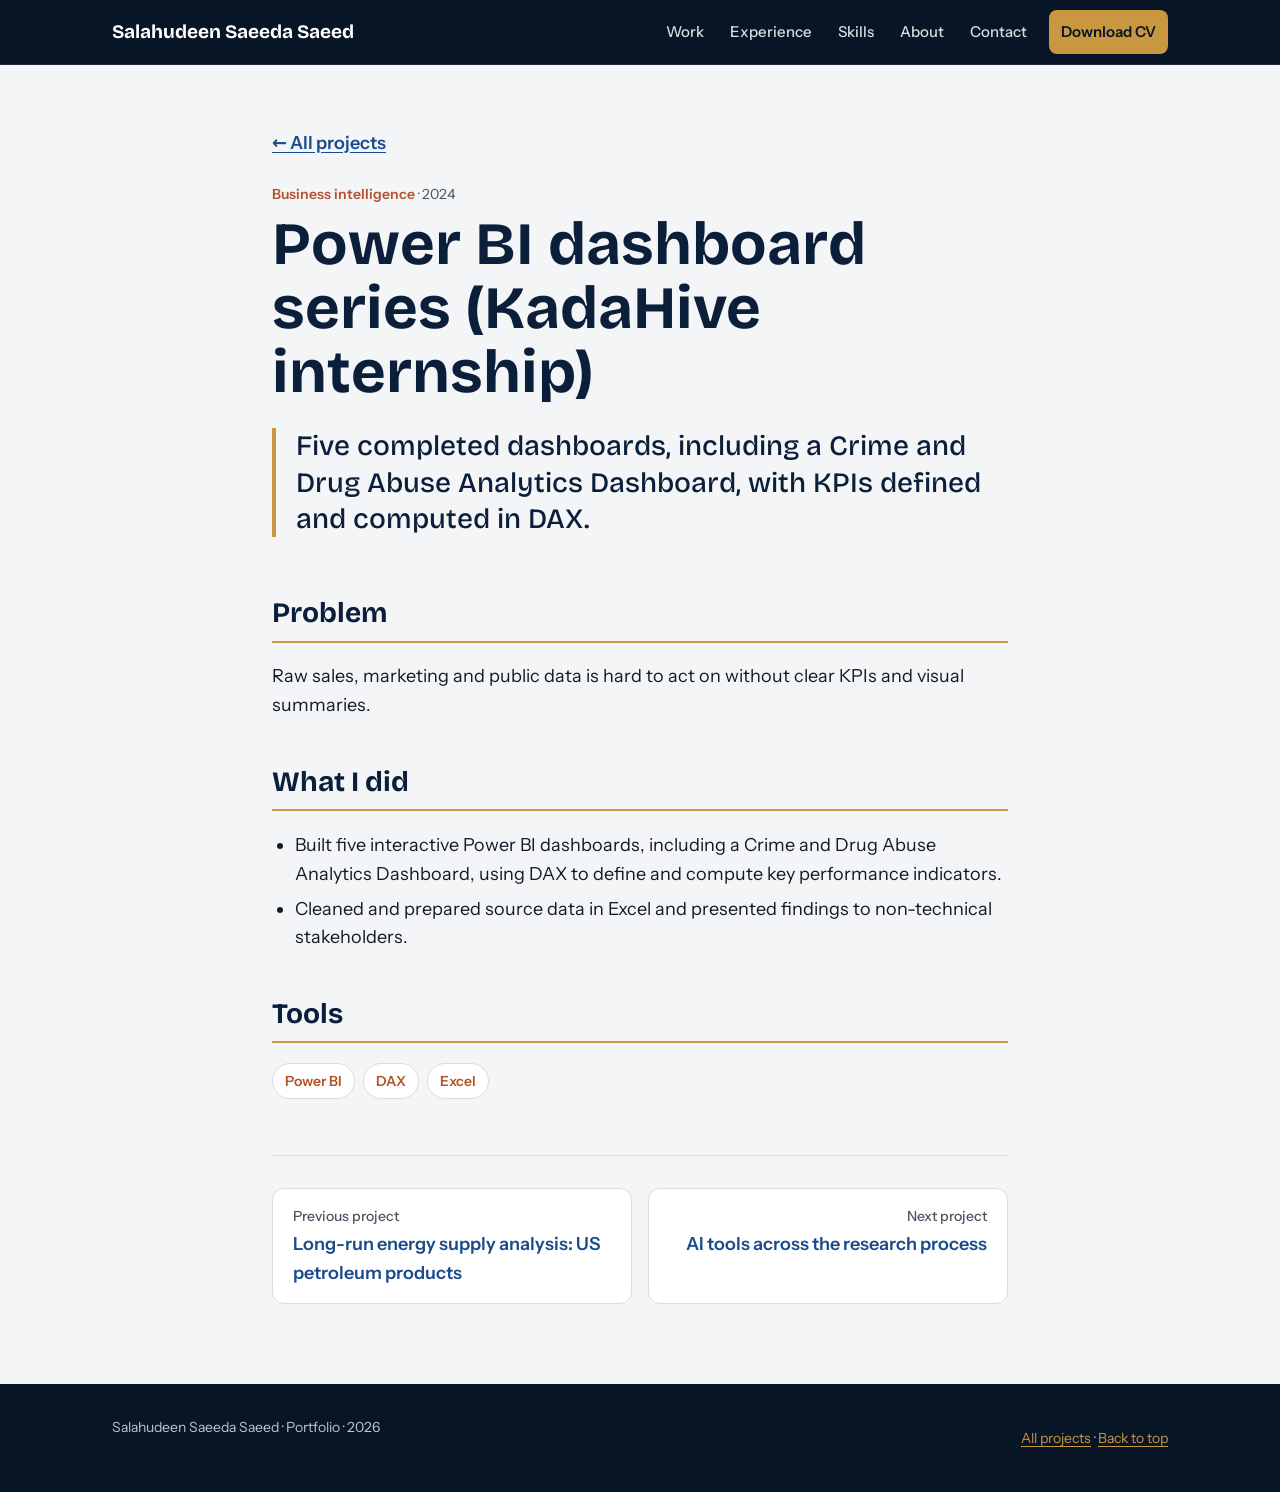
<file: projects/power-bi-dashboard-series.html>
<!DOCTYPE html>
<html lang="en-GB">
<head>
<meta charset="utf-8">
<meta name="viewport" content="width=device-width, initial-scale=1">
<title>Power BI dashboard series (KadaHive internship) | Salahudeen Saeeda Saeed</title>
<meta name="description" content="Five interactive business intelligence dashboards built during my data analytics internship.">
<link rel="canonical" href="https://example.com/projects/power-bi-dashboard-series.html">
<meta property="og:type" content="website">
<meta property="og:title" content="Power BI dashboard series (KadaHive internship) | Salahudeen Saeeda Saeed">
<meta property="og:description" content="Five interactive business intelligence dashboards built during my data analytics internship.">
<meta property="og:url" content="https://example.com/projects/power-bi-dashboard-series.html">
<meta property="og:locale" content="en_GB">
<meta name="twitter:card" content="summary">
<meta name="twitter:title" content="Power BI dashboard series (KadaHive internship) | Salahudeen Saeeda Saeed">
<meta name="twitter:description" content="Five interactive business intelligence dashboards built during my data analytics internship.">
<meta name="theme-color" content="#F5F6F4">
<link rel="icon" href="../favicon.svg" type="image/svg+xml">
<link rel="preload" href="../assets/fonts/bricolage-grotesque-latin-wght-normal.woff2" as="font" type="font/woff2" crossorigin>
<link rel="preload" href="../assets/fonts/instrument-sans-latin-wght-normal.woff2" as="font" type="font/woff2" crossorigin>
<link rel="stylesheet" href="../css/styles.css">
</head>
<body>
<a class="skip-link" href="#main">Skip to content</a>
<header class="site-header">
  <div class="container header-inner">
    <a class="brand" href="../index.html">Salahudeen Saeeda Saeed</a>
    <nav aria-label="Main"><ul>
      <li><a href="../index.html#work">Work</a></li>
      <li><a href="../index.html#experience">Experience</a></li>
      <li><a href="../index.html#skills">Skills</a></li>
      <li><a href="../index.html#about">About</a></li>
      <li><a href="../index.html#contact">Contact</a></li>
      <li><a class="nav-cta" href="../assets/cv.pdf" download>Download CV</a></li>
    </ul></nav>
  </div>
</header>
<main id="main">

<article class="container narrow case">
  <p><a class="back" href="../projects.html">← All projects</a></p>
  <p class="meta"><span class="cat">Business intelligence</span> · 2024</p>
  <h1>Power BI dashboard series (KadaHive internship)</h1>
  <p class="key-result">Five completed dashboards, including a Crime and Drug Abuse Analytics Dashboard, with KPIs defined and computed in DAX.</p>

  <section class="case-sec"><h2>Problem</h2><p>Raw sales, marketing and public data is hard to act on without clear KPIs and visual summaries.</p></section>
  <section class="case-sec"><h2>What I did</h2><ul><li>Built five interactive Power BI dashboards, including a Crime and Drug Abuse Analytics Dashboard, using DAX to define and compute key performance indicators.</li><li>Cleaned and prepared source data in Excel and presented findings to non-technical stakeholders.</li></ul></section>
  
  
  
  
  
  <section class="case-sec"><h2>Tools</h2><ul class="tags"><li>Power BI</li><li>DAX</li><li>Excel</li></ul></section>


  <nav class="prevnext" aria-label="Other projects">
    <a class="prev" href="us-petroleum-supply-analysis.html"><span>Previous project</span>Long-run energy supply analysis: US petroleum products</a>
    <a class="next" href="ai-tools-research-process.html"><span>Next project</span>AI tools across the research process</a>
  </nav>
</article>
</main>
<footer class="site-footer">
  <div class="container footer-inner">
    <p>Salahudeen Saeeda Saeed · Portfolio · 2026</p>
    <p><a href="../projects.html">All projects</a> · <a href="#main">Back to top</a></p>
  </div>
</footer>
<script src="../js/main.js" defer></script>
</body>
</html>
</file>
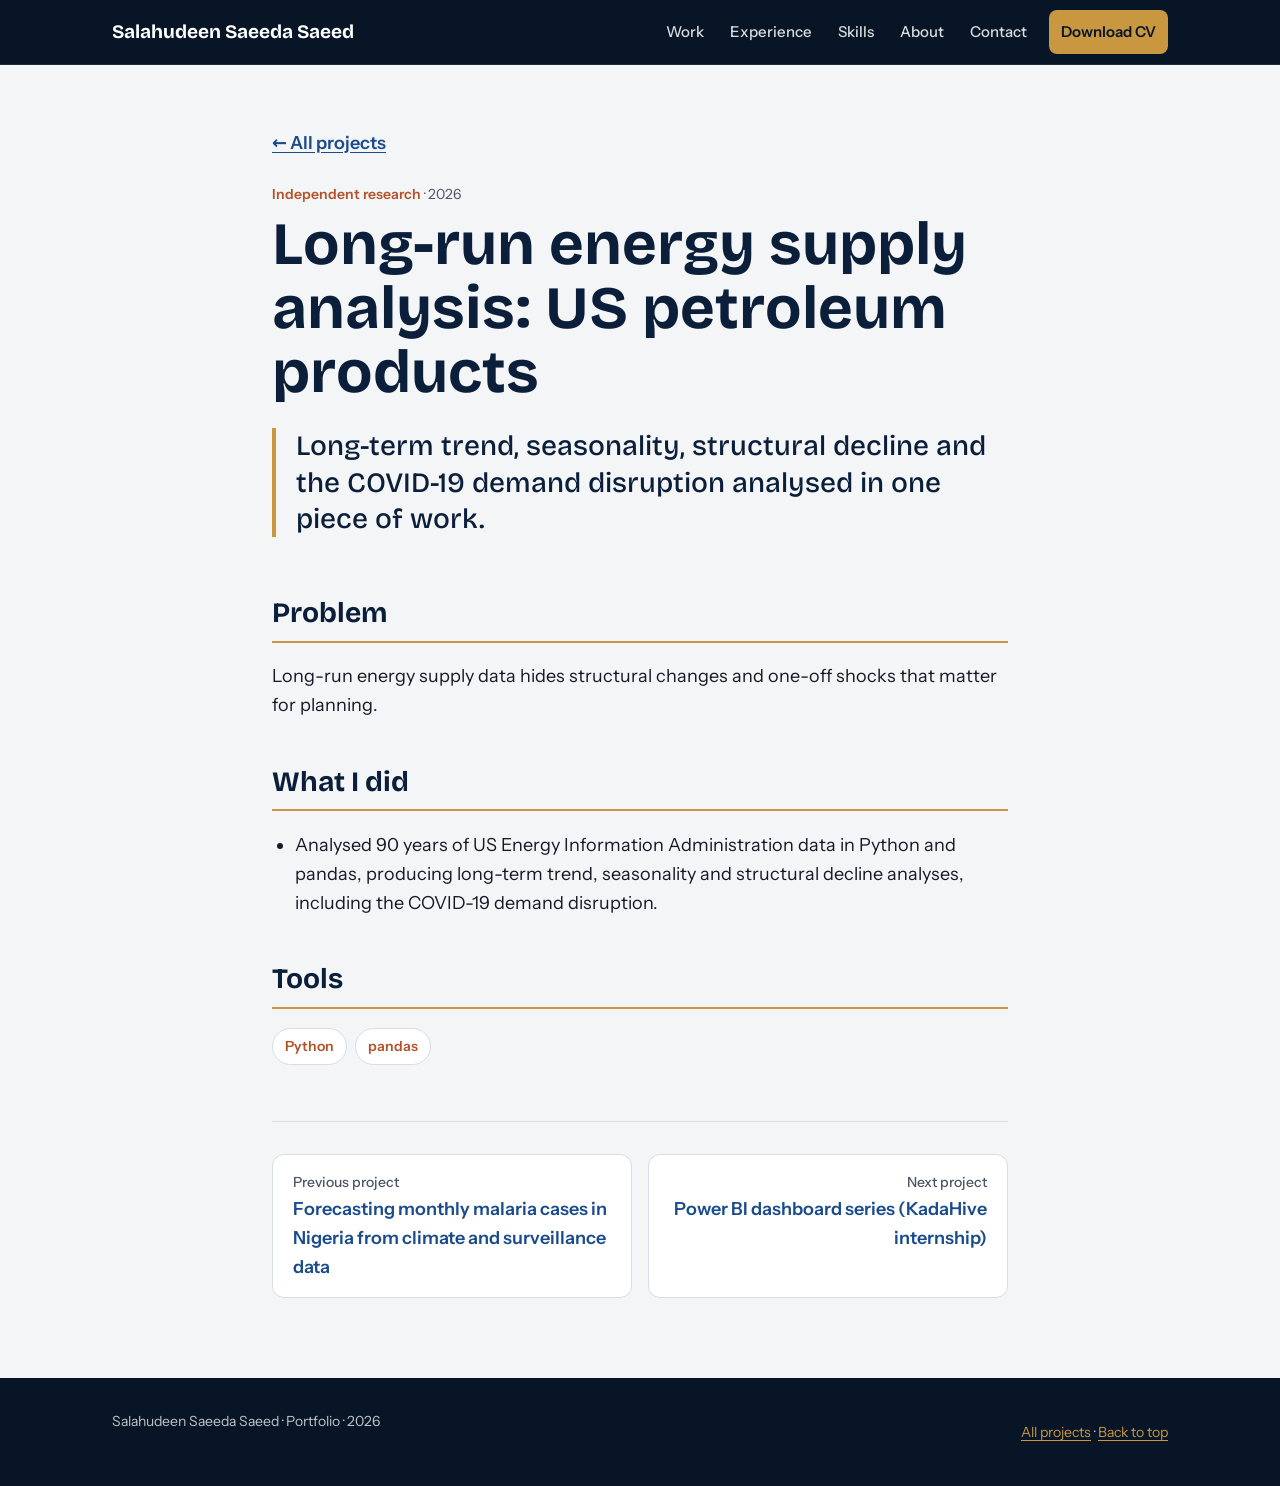
<file: projects/us-petroleum-supply-analysis.html>
<!DOCTYPE html>
<html lang="en-GB">
<head>
<meta charset="utf-8">
<meta name="viewport" content="width=device-width, initial-scale=1">
<title>Long-run energy supply analysis: US petroleum products | Salahudeen Saeeda Saeed</title>
<meta name="description" content="Ninety years of US Energy Information Administration data analysed for trend, seasonality and structural change.">
<link rel="canonical" href="https://example.com/projects/us-petroleum-supply-analysis.html">
<meta property="og:type" content="website">
<meta property="og:title" content="Long-run energy supply analysis: US petroleum products | Salahudeen Saeeda Saeed">
<meta property="og:description" content="Ninety years of US Energy Information Administration data analysed for trend, seasonality and structural change.">
<meta property="og:url" content="https://example.com/projects/us-petroleum-supply-analysis.html">
<meta property="og:locale" content="en_GB">
<meta name="twitter:card" content="summary">
<meta name="twitter:title" content="Long-run energy supply analysis: US petroleum products | Salahudeen Saeeda Saeed">
<meta name="twitter:description" content="Ninety years of US Energy Information Administration data analysed for trend, seasonality and structural change.">
<meta name="theme-color" content="#F5F6F4">
<link rel="icon" href="../favicon.svg" type="image/svg+xml">
<link rel="preload" href="../assets/fonts/bricolage-grotesque-latin-wght-normal.woff2" as="font" type="font/woff2" crossorigin>
<link rel="preload" href="../assets/fonts/instrument-sans-latin-wght-normal.woff2" as="font" type="font/woff2" crossorigin>
<link rel="stylesheet" href="../css/styles.css">
</head>
<body>
<a class="skip-link" href="#main">Skip to content</a>
<header class="site-header">
  <div class="container header-inner">
    <a class="brand" href="../index.html">Salahudeen Saeeda Saeed</a>
    <nav aria-label="Main"><ul>
      <li><a href="../index.html#work">Work</a></li>
      <li><a href="../index.html#experience">Experience</a></li>
      <li><a href="../index.html#skills">Skills</a></li>
      <li><a href="../index.html#about">About</a></li>
      <li><a href="../index.html#contact">Contact</a></li>
      <li><a class="nav-cta" href="../assets/cv.pdf" download>Download CV</a></li>
    </ul></nav>
  </div>
</header>
<main id="main">

<article class="container narrow case">
  <p><a class="back" href="../projects.html">← All projects</a></p>
  <p class="meta"><span class="cat">Independent research</span> · 2026</p>
  <h1>Long-run energy supply analysis: US petroleum products</h1>
  <p class="key-result">Long-term trend, seasonality, structural decline and the COVID-19 demand disruption analysed in one piece of work.</p>

  <section class="case-sec"><h2>Problem</h2><p>Long-run energy supply data hides structural changes and one-off shocks that matter for planning.</p></section>
  <section class="case-sec"><h2>What I did</h2><ul><li>Analysed 90 years of US Energy Information Administration data in Python and pandas, producing long-term trend, seasonality and structural decline analyses, including the COVID-19 demand disruption.</li></ul></section>
  
  
  
  
  
  <section class="case-sec"><h2>Tools</h2><ul class="tags"><li>Python</li><li>pandas</li></ul></section>


  <nav class="prevnext" aria-label="Other projects">
    <a class="prev" href="malaria-forecasting-desk-review.html"><span>Previous project</span>Forecasting monthly malaria cases in Nigeria from climate and surveillance data</a>
    <a class="next" href="power-bi-dashboard-series.html"><span>Next project</span>Power BI dashboard series (KadaHive internship)</a>
  </nav>
</article>
</main>
<footer class="site-footer">
  <div class="container footer-inner">
    <p>Salahudeen Saeeda Saeed · Portfolio · 2026</p>
    <p><a href="../projects.html">All projects</a> · <a href="#main">Back to top</a></p>
  </div>
</footer>
<script src="../js/main.js" defer></script>
</body>
</html>
</file>
<file: css/styles.css>
/* Fonts (self-hosted variable fonts) */
@font-face{font-family:"Bricolage Grotesque";font-weight:200 800;font-style:normal;font-display:swap;src:url("../assets/fonts/bricolage-grotesque-latin-wght-normal.woff2") format("woff2")}
@font-face{font-family:"Instrument Sans";font-weight:400 700;font-style:normal;font-display:swap;src:url("../assets/fonts/instrument-sans-latin-wght-normal.woff2") format("woff2")}
/* Metric-matched fallbacks to limit layout shift while the web fonts load */
@font-face{font-family:"Instrument Sans Fallback";src:local("Arial");size-adjust:102%;ascent-override:93%;descent-override:24%;line-gap-override:0%}
@font-face{font-family:"Bricolage Fallback";src:local("Arial");size-adjust:100%;ascent-override:92%;descent-override:24%;line-gap-override:0%}

:root{
  --navy:#0B1F3A;--navy-deep:#071527;--blue:#1A4B8C;--gold:#C9973F;--gold-ink:#7A5518;
  --teal:#1F7A63;--clay:#B4532A;--paper:#F4F5F7;--white:#FFFFFF;--ink:#131A26;--muted:#4B5563;--rule:#D8DCE3;
  --r-card:12px;--r-btn:8px;--r-img:10px;
  --max:1120px;--pad:32px;--section:80px;
  --font-head:"Bricolage Grotesque","Bricolage Fallback","Arial Narrow",Arial,sans-serif;
  --font-body:"Instrument Sans","Instrument Sans Fallback",system-ui,-apple-system,"Segoe UI",sans-serif;
  --card-bg:var(--white);
}
*,*::before,*::after{box-sizing:border-box}
html{scroll-behavior:smooth;scroll-padding-top:84px;-webkit-text-size-adjust:100%}
body{margin:0;background:var(--paper);color:var(--ink);font-family:var(--font-body);font-size:17px;line-height:1.6;-webkit-font-smoothing:antialiased}
img{max-width:100%;height:auto;display:block;border-radius:var(--r-img)}
a{color:var(--blue);text-underline-offset:3px}
a:hover{color:var(--navy)}
:focus-visible{outline:3px solid var(--blue);outline-offset:3px;border-radius:4px}
.site-header :focus-visible,.hero :focus-visible,.dark :focus-visible,.site-footer :focus-visible{outline-color:var(--gold)}
h1,h2,h3{font-family:var(--font-head);font-weight:700;color:var(--navy);margin:0 0 .5em}
h1{font-size:60px;line-height:1.06}
h2{font-size:40px;line-height:1.12}
h3,.h3{font-size:28px;line-height:1.2;font-family:var(--font-head);font-weight:600}
h3 a,.h3 a{color:var(--navy);text-decoration:none}
h3 a:hover,.h3 a:hover{color:var(--blue);text-decoration:underline}
p{margin:0 0 1em}
ul,ol{margin:0 0 1em;padding-left:1.25em}
.container{max-width:var(--max);margin:0 auto;padding-left:var(--pad);padding-right:var(--pad)}
.narrow{max-width:800px}
.sr-only{position:absolute;width:1px;height:1px;overflow:hidden;clip:rect(0 0 0 0);white-space:nowrap}
.skip-link{position:absolute;left:12px;top:-60px;background:var(--white);color:var(--navy);padding:12px 18px;border-radius:var(--r-btn);z-index:300;text-decoration:none}
.skip-link:focus{top:12px;color:var(--navy)}

/* top bar */
.site-header{position:sticky;top:0;z-index:200;background:var(--navy-deep);border-bottom:1px solid rgba(255,255,255,.1)}
.header-inner{display:flex;flex-wrap:wrap;align-items:center;gap:0 24px;min-height:64px}
.brand{font-family:var(--font-head);font-weight:700;font-size:19px;color:var(--white);text-decoration:none;display:inline-flex;align-items:center;min-height:44px;white-space:nowrap}
.brand:hover{color:var(--white)}
.site-header nav{margin-left:auto;min-width:0}
.site-header nav ul{list-style:none;margin:0;padding:0;display:flex;align-items:center;gap:0 2px}
.site-header nav a{display:inline-flex;align-items:center;min-height:44px;padding:0 12px;color:rgba(255,255,255,.85);text-decoration:none;font-weight:500;font-size:15px;border-radius:var(--r-btn);white-space:nowrap}
.site-header nav a:hover{color:var(--white);background:rgba(255,255,255,.08)}
.site-header nav a.nav-cta{background:var(--gold);color:var(--navy-deep);font-weight:600;margin-left:8px}
.site-header nav a.nav-cta:hover{background:#D9A94F;color:var(--navy-deep)}

/* bands */
.band{padding:var(--section) 0;background:var(--paper);border-top:1px solid var(--rule)}
.band.alt{background:var(--white);--card-bg:var(--paper)}
.band.dark{background:var(--navy);border-top:0;color:rgba(255,255,255,.88)}
.band.dark h2,.band.dark h3{color:var(--white)}
.band.dark a{color:var(--gold)}
.band.dark a:hover{color:#E7C37A}
.band.dark .eyebrow{color:var(--gold)}
.band h2{padding-bottom:.3em;border-bottom:2px solid var(--gold);margin-bottom:.7em}
.eyebrow{font-size:14px;font-weight:600;text-transform:uppercase;letter-spacing:.09em;color:var(--gold-ink);margin:0 0 14px}
.sub{font-size:20px;color:var(--muted);max-width:44em}
.muted{color:var(--muted)}
.meta{font-size:14px;color:var(--muted);margin-bottom:8px}
.cat{color:var(--clay);font-weight:600}

/* hero */
.hero{background:var(--navy);color:rgba(255,255,255,.88);padding:72px 0 80px;border:0}
.hero-inner{display:grid;grid-template-columns:1fr;gap:48px;align-items:center}
.hero-text{max-width:760px}
.hero .eyebrow{color:var(--gold)}
.hero-name{font-family:var(--font-head);font-weight:700;font-size:clamp(46px,9vw,100px);line-height:.98;letter-spacing:-.02em;color:var(--white);margin:0 0 20px}
.hero-name span{display:block}
.hero-name .gold{color:var(--gold)}
.hero h1{font-size:clamp(24px,3vw,32px);line-height:1.2;font-weight:600;color:var(--gold);margin:0 0 16px;max-width:22em}
.hero .sub{color:rgba(255,255,255,.88);font-size:18px}
.hero-facts{display:grid;grid-template-columns:repeat(auto-fit,minmax(200px,1fr));gap:16px 28px;margin:28px 0 0;padding:20px 0 0;border-top:1px solid rgba(255,255,255,.18)}
.hero-facts dt{font-size:12px;font-weight:600;text-transform:uppercase;letter-spacing:.09em;color:rgba(255,255,255,.65)}
.hero-facts dd{margin:2px 0 0;color:var(--white);font-weight:500}
.hero-stats{background:rgba(255,255,255,.06);border:1px solid rgba(255,255,255,.16);border-radius:var(--r-card);padding:28px}
.hero-stats .stat-num{font-family:var(--font-head);font-weight:700;font-size:64px;line-height:1;color:var(--gold);margin:0 0 6px}
.hero-stats .stat-num span{font-size:24px;color:rgba(255,255,255,.7);margin-left:4px}
.hero-stats .stat-text{color:rgba(255,255,255,.88);margin:0 0 24px}
.hero-stats .stat-text:last-child{margin-bottom:0}
.hero-photo{position:relative;max-width:340px}
.hero-photo::after{content:"";position:absolute;inset:14px -14px -14px 14px;border:2px solid var(--gold);border-radius:var(--r-img);z-index:0}
.hero-photo .photo{position:relative;z-index:1;width:100%;aspect-ratio:4/5;object-fit:cover}
.stripe{height:14px;background:repeating-linear-gradient(90deg,var(--gold) 0 28px,var(--navy-deep) 28px 42px,var(--teal) 42px 70px,var(--clay) 70px 84px,var(--navy-deep) 84px 98px)}

/* buttons */
.btn-row{display:flex;flex-wrap:wrap;gap:12px;margin-top:28px}
.btn{display:inline-flex;align-items:center;justify-content:center;min-height:44px;padding:10px 22px;border-radius:var(--r-btn);font-weight:600;font-size:16px;text-decoration:none;border:1.5px solid var(--navy);cursor:pointer;font-family:var(--font-body)}
.btn-primary{background:var(--navy);color:var(--white)}
.btn-primary:hover{background:var(--blue);border-color:var(--blue);color:var(--white)}
.btn-secondary{background:transparent;color:var(--navy)}
.btn-secondary:hover{color:var(--blue);border-color:var(--blue);background:rgba(26,75,140,.06)}
.hero .btn-primary,.dark .btn-primary{background:var(--gold);border-color:var(--gold);color:var(--navy-deep)}
.hero .btn-primary:hover,.dark .btn-primary:hover{background:#D9A94F;border-color:#D9A94F;color:var(--navy-deep)}
.hero .btn-secondary,.dark .btn-secondary{color:var(--white);border-color:rgba(255,255,255,.7)}
.hero .btn-secondary:hover,.dark .btn-secondary:hover{color:var(--white);border-color:var(--white);background:rgba(255,255,255,.1)}

/* cards and areas */
.cards{display:grid;gap:28px}
.cards.three{grid-template-columns:repeat(auto-fit,minmax(280px,1fr))}
.card{background:var(--card-bg);border:1px solid var(--rule);border-radius:var(--r-card);padding:28px}
.card h3{font-size:22px;margin-bottom:.4em}
.card p:last-child{margin-bottom:0}
.area h3{font-size:21px;line-height:1.25;padding-bottom:.45em;border-bottom:2px solid var(--gold);margin-bottom:.7em}
.area p{color:var(--muted);margin:0}
.project-card h3{font-size:22px}
.more-link{margin-top:32px}

/* featured projects */
.feat-list{display:grid;gap:72px;margin-top:40px}
.feat{display:grid;grid-template-columns:1fr;gap:32px;align-items:center}
.feat-visual img{width:100%;border:1px solid var(--rule)}
.keyblock{background:var(--navy);color:var(--white);border-radius:var(--r-card);padding:36px;display:flex;flex-direction:column;justify-content:center;min-height:260px}
.keylabel{font-size:13px;font-weight:600;text-transform:uppercase;letter-spacing:.09em;color:var(--gold);margin-bottom:12px}
.keyblock .keytext{font-family:var(--font-head);font-weight:500;font-size:24px;line-height:1.3;margin:0;color:var(--white)}
.keyblock.huge .stat{font-family:var(--font-head);font-weight:700;font-size:clamp(88px,14vw,150px);line-height:1;color:var(--gold);margin:0 0 16px;letter-spacing:-.02em}
.keyblock.huge .keytext{font-size:18px;font-family:var(--font-body);font-weight:400;line-height:1.5;color:rgba(255,255,255,.85)}
.feat-key{font-weight:600;color:var(--navy)}

/* two columns, timeline, lists */
.two-col{display:grid;grid-template-columns:1fr;gap:48px}
.col-title{font-size:22px;margin:0 0 20px}
.two-col .col-title:not(:first-child){margin-top:32px}
.timeline{list-style:none;margin:0;padding:0}
.timeline>li{padding:0 0 28px 24px;border-left:2px solid var(--rule);position:relative;margin-left:6px}
.timeline>li::before{content:"";position:absolute;left:-7px;top:6px;width:12px;height:12px;border-radius:50%;background:var(--gold);border:2px solid var(--navy)}
.timeline h3{font-size:20px;margin:0 0 2px;font-weight:700}
.timeline .when{font-size:14px;font-weight:600;color:var(--clay);margin:0 0 4px}
.timeline .org{color:var(--muted);margin-bottom:8px}
.timeline ul{margin:0;padding-left:1.1em}
.timeline li li{margin-bottom:4px}
ul.plain{list-style:none;padding:0}
ul.plain>li{margin-bottom:18px}
.when-inline{color:var(--muted);font-size:15px}
.facts{margin:0;display:grid;gap:12px;align-content:start}
.facts div{background:var(--white);border:1px solid var(--rule);border-radius:var(--r-card);padding:16px 20px}
.facts dt{font-size:13px;color:var(--gold-ink);font-weight:600;text-transform:uppercase;letter-spacing:.06em}
.facts dd{margin:2px 0 0}
.contact-list{list-style:none;padding:0;margin:24px 0 0}
.contact-list li{padding:2px 0}
.contact-list span{display:inline-block;min-width:92px;font-size:13px;font-weight:600;text-transform:uppercase;letter-spacing:.06em;color:rgba(255,255,255,.7)}
.contact-list a{display:inline-flex;align-items:center;min-height:44px}

/* projects page */
.filters ul{list-style:none;margin:24px 0 8px;padding:0;display:flex;flex-wrap:wrap;gap:10px}
.filters a{display:inline-flex;align-items:center;min-height:44px;padding:0 18px;border:1.5px solid var(--navy);border-radius:var(--r-btn);text-decoration:none;font-weight:600;color:var(--navy);background:transparent}
.filters a[aria-current="true"]{background:var(--navy);color:var(--white)}
.filters a:hover:not([aria-current="true"]){color:var(--blue);border-color:var(--blue)}
.count{color:var(--muted);font-size:14px;margin:8px 0 0}
.project-list{list-style:none;margin:0;padding:0}
.project-row{padding:28px 0;border-bottom:1px solid var(--rule)}
.project-row:first-child{padding-top:0}
.project-row:last-child{border-bottom:0;padding-bottom:0}
.project-row[hidden]{display:none}
.project-row h2{margin:0 0 .3em;padding:0;border:0}
.project-row p:last-child{margin:0}
.page-head .band h2{border:0}

/* case study */
.case{padding-top:56px;padding-bottom:var(--section)}
.back{display:inline-flex;align-items:center;min-height:44px;font-weight:600}
.case h1{font-size:60px;margin-bottom:.4em}
.key-result{font-family:var(--font-head);font-weight:500;font-size:28px;line-height:1.3;margin:0 0 32px;color:var(--navy);padding-left:20px;border-left:4px solid var(--gold)}
.case figure{margin:0 0 32px}
.case figure img{width:100%;border:1px solid var(--rule)}
figcaption{font-size:14px;color:var(--muted);margin-top:8px}
.case-sec{padding:28px 0 0}
.case-sec h2{font-size:28px;line-height:1.2;padding:0 0 .35em;border-bottom:2px solid var(--gold);margin-bottom:.7em;display:block}
.case-sec li{margin-bottom:6px}
.tags{list-style:none;padding:0;display:flex;flex-wrap:wrap;gap:8px}
.tags li{margin:0;font-size:14px;font-weight:600;padding:6px 12px;border:1px solid var(--rule);border-radius:999px;background:var(--white);color:var(--clay)}
.gallery{display:grid;gap:24px}
.case-btn{margin-top:40px}
.prevnext{display:grid;grid-template-columns:1fr;gap:16px;margin-top:56px;padding-top:32px;border-top:1px solid var(--rule)}
.prevnext a{display:block;padding:16px 20px;border:1px solid var(--rule);border-radius:var(--r-card);background:var(--white);text-decoration:none;font-weight:600;min-height:44px}
.prevnext a span{display:block;font-size:14px;color:var(--muted);font-weight:500;margin-bottom:2px}
.prevnext a:hover{border-color:var(--gold)}
.prevnext .next{text-align:right}

mark{background:#FFE9A8;color:var(--ink);padding:1px 4px;border-radius:4px}

/* footer */
.site-footer{background:var(--navy-deep);padding:32px 0;font-size:14px;color:rgba(255,255,255,.75)}
.site-footer a{color:var(--gold)}
.site-footer a:hover{color:#E7C37A}
.footer-inner{display:flex;flex-wrap:wrap;justify-content:space-between;gap:8px 24px}
.footer-inner p{margin:0}
.footer-inner a{display:inline-flex;align-items:center;min-height:44px}

@media (min-width:900px){
  .hero-inner{grid-template-columns:1fr 340px}
  .feat{grid-template-columns:1.05fr .95fr;gap:56px}
  .feat-left .feat-visual{order:-1}
  .two-col{grid-template-columns:1fr 1fr;gap:64px}
  .two-col.about{grid-template-columns:1.4fr 1fr}
  .gallery{grid-template-columns:1fr 1fr}
  .gallery:has(figure:only-child){grid-template-columns:1fr}
  .prevnext{grid-template-columns:1fr 1fr}
}
@media (max-width:700px){
  :root{--pad:20px;--section:56px}
  h1,.case h1{font-size:40px}
  h2{font-size:30px}
  .hero{padding:48px 0 56px}
  .sub{font-size:18px}
  .key-result{font-size:24px}
  .feat-list{gap:56px}
  .keyblock{padding:24px;min-height:0}
  .keyblock .keytext{font-size:21px}
  .btn-row .btn{flex:1 1 100%}
  .header-inner{flex-direction:column;flex-wrap:nowrap;align-items:stretch;gap:0}
  .site-header nav{margin-left:0;width:100%;overflow-x:auto;scrollbar-width:none}
  .site-header nav::-webkit-scrollbar{display:none}
  .site-header nav a{padding:0 10px}
  .site-header nav a.nav-cta{margin-left:4px}
}
@media (min-width:701px){body{font-size:18px}}
@media (prefers-reduced-motion:reduce){
  html{scroll-behavior:auto}
  *,*::before,*::after{animation:none!important;transition:none!important}
}
</file>
